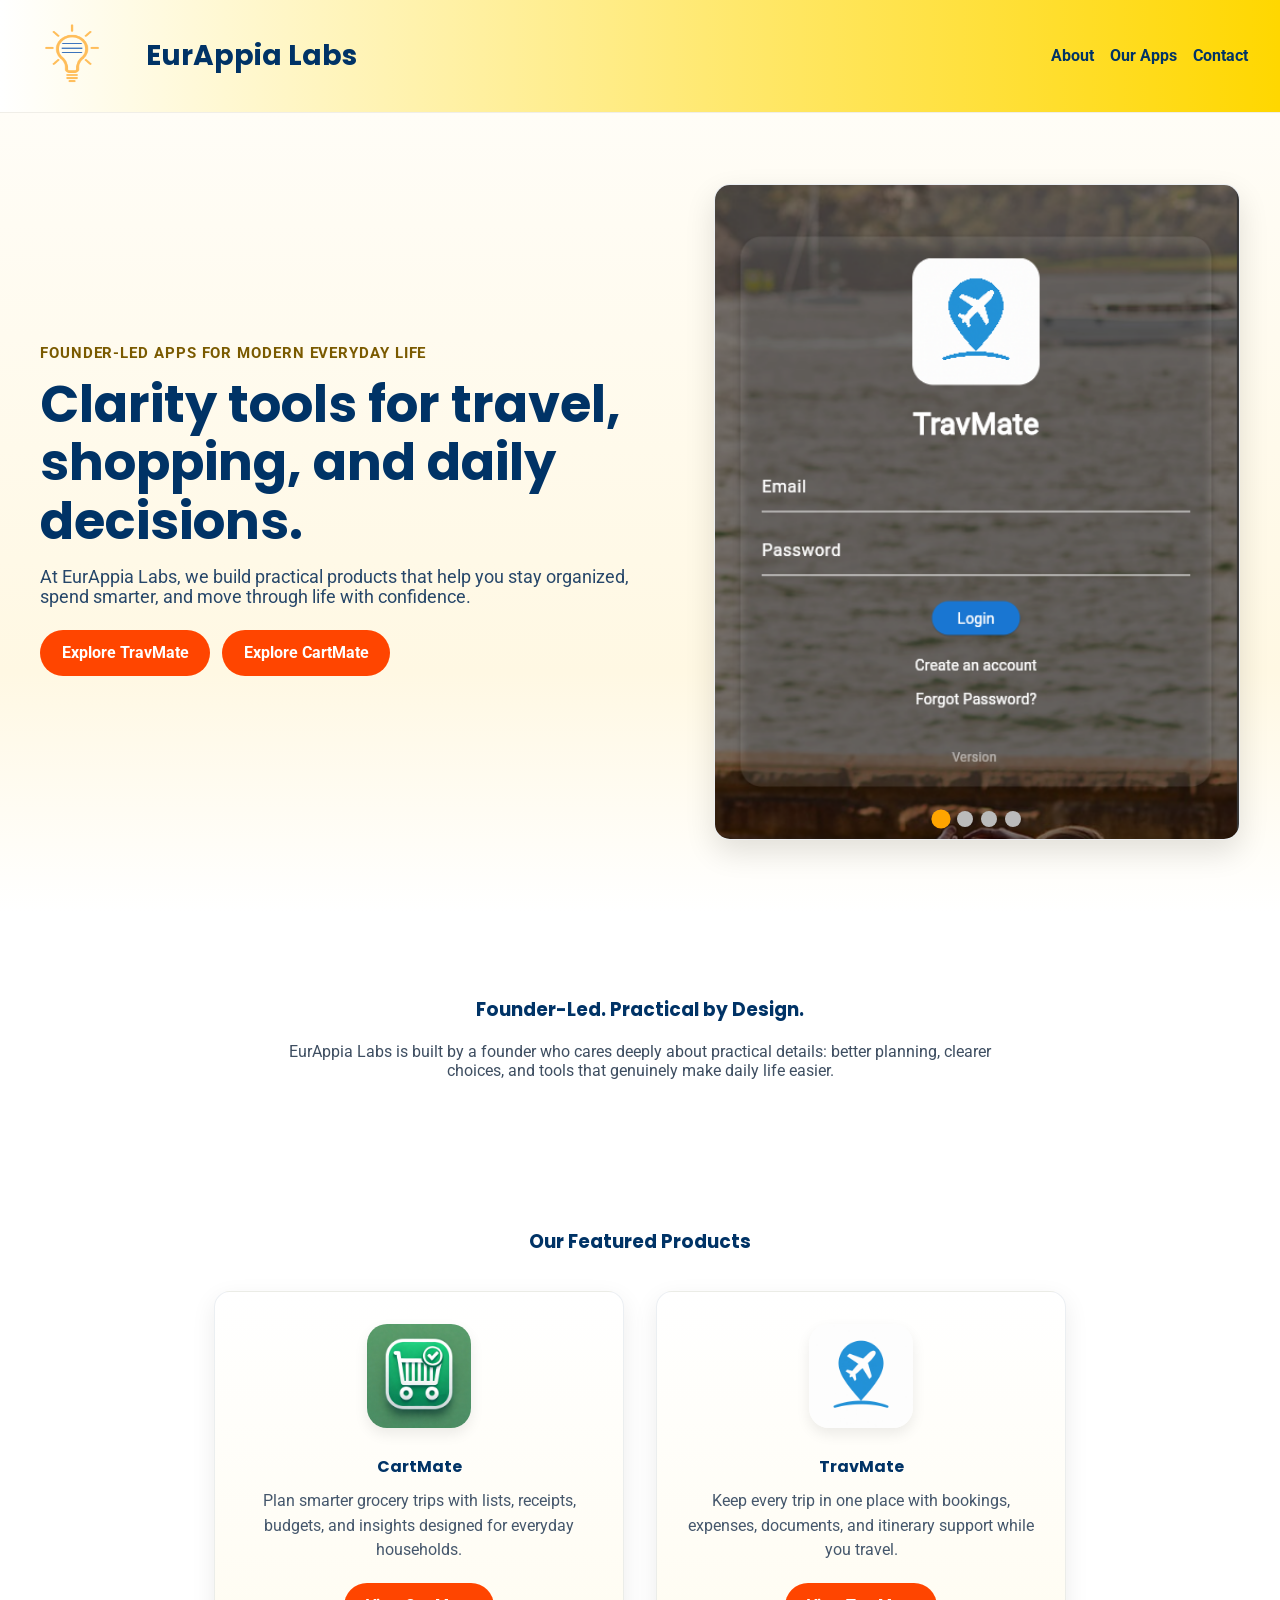
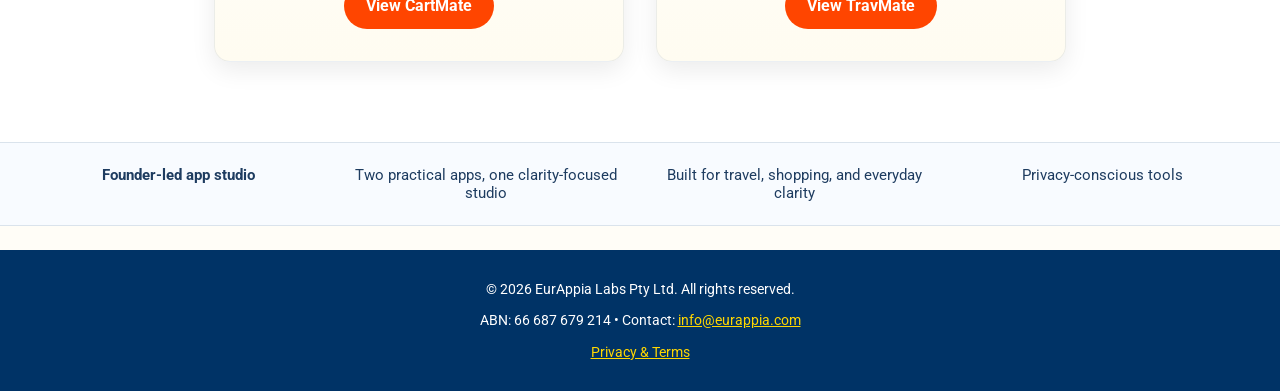
<file: index.html>
<!DOCTYPE html>
<html lang="en">
<head>
  <meta charset="UTF-8" />
  <meta name="viewport" content="width=device-width, initial-scale=1.0"/>
  <title>EurAppia Labs | Clarity Tools for Everyday Life, Travel, and Spending</title>
  <link rel="canonical" href="https://eurappia.com/" />

  <!-- SEO Meta -->
  <meta name="description" content="EurAppia Labs builds clarity tools for everyday life, including TravMate for organised trips and CartMate for grocery receipt scanning and spending awareness.">
  <meta name="keywords" content="TravMate, CartMate, travel planner, shopping list, expense tracker, AI apps, reflection apps, EurAppia Labs, clarity tools, life apps, startup tools">

  <!-- Open Graph for social -->
  <meta property="og:title" content="EurAppia Labs | Clarity Tools for Everyday Life">
  <meta property="og:description" content="EurAppia Labs builds clarity tools for everyday life, including TravMate for trip organisation and CartMate for grocery spending awareness.">
  <meta property="og:image" content="https://eurappia.com/images/Eurappia_Labs_Banner.png">
  <meta property="og:url" content="https://eurappia.com/">
  <meta property="og:type" content="website">

  <!-- Twitter -->
  <meta name="twitter:card" content="summary_large_image">
  <meta name="twitter:title" content="EurAppia Labs | Clarity Tools for Everyday Life">
  <meta name="twitter:description" content="EurAppia Labs builds clarity tools for everyday life, including TravMate for trip organisation and CartMate for grocery spending awareness.">
  <meta name="twitter:image" content="https://eurappia.com/images/Eurappia_Labs_Banner.png">

  <!-- Schema.org JSON-LD -->
  <script type="application/ld+json">
  {
    "@context": "https://schema.org",
    "@type": "Organization",
    "name": "EurAppia Labs Pty Ltd",
    "url": "https://eurappia.com",
    "logo": "https://eurappia.com/images/Eurappia_Labs_Transparent.png",
    "sameAs": ["https://facebook.com/eurappia", "https://instagram.com/eurappia"],
    "description": "EurAppia Labs builds smart apps like TravMate and CartMate for travelers and shoppers.",
    "founder": {
      "@type": "Person",
      "name": "Efren Guiwo"
    },
    "product": [
      {
        "@type": "Product",
        "name": "CartMate",
        "description": "Smart shopping list and budgeting app with receipt scanning and AI insights.",
        "url": "https://eurappia.com/cartmate.html",
        "image": "https://eurappia.com/images/cartmate_logo.png",
        "offers": {
          "@type": "Offer",
          "price": "0",
          "priceCurrency": "AUD",
          "availability": "https://schema.org/InStock",
          "shippingDetails": {
            "@type": "OfferShippingDetails",
            "shippingRate": {
              "@type": "MonetaryAmount",
              "value": "0",
              "currency": "AUD"
            },
            "shippingDestination": {
              "@type": "DefinedRegion",
              "addressCountry": "AU"
            }
          },
          "hasMerchantReturnPolicy": {
            "@type": "MerchantReturnPolicy",
            "isReturnable": false,
            "applicableCountry": {
              "@type": "Country",
              "name": "AU"
            },
            "returnPolicyCategory": "MerchantReturnNotPermitted"
          }
        }
      },
      {
        "@type": "Product",
        "name": "TravMate",
        "description": "Travel companion for organizing bookings, expenses, documents, and AI itineraries.",
        "url": "https://eurappia.com/travmate.html",
        "image": "https://eurappia.com/images/travmate_logo.jpg",
          "offers": {
            "@type": "Offer",
            "price": "0",
            "priceCurrency": "AUD",
            "availability": "https://schema.org/InStock",
            "shippingDetails": {
              "@type": "OfferShippingDetails",
              "shippingRate": {
                "@type": "MonetaryAmount",
                "value": "0",
                "currency": "AUD"
              },
              "shippingDestination": {
                "@type": "DefinedRegion",
                "addressCountry": "AU"
              }
            },
            "hasMerchantReturnPolicy": {
              "@type": "MerchantReturnPolicy",
              "isReturnable": false,
              "applicableCountry": {
                "@type": "Country",
                "name": "AU"
              },
              "returnPolicyCategory": "MerchantReturnNotPermitted"
            }
          }
      }
    ]
  }
  </script>

  <!-- Stylesheet + Fonts -->
  <link rel="icon" type="image/png" href="images/Eurappia_Labs_ico.png" />
  <link rel="stylesheet" href="css/theme.css" />
  <link rel="stylesheet" href="css/layout.css" />
  <link rel="stylesheet" href="css/home.css" />
  <link href="https://fonts.googleapis.com/css2?family=Poppins:wght@400;700&family=Roboto:wght@300;400&display=swap" rel="stylesheet"/>
  <!-- Google tag (gtag.js) -->
  <script async src="https://www.googletagmanager.com/gtag/js?id=G-ESMBDNNXK5"></script>
  <script>
    window.dataLayer = window.dataLayer || [];
    function gtag(){dataLayer.push(arguments);} 
    gtag('js', new Date());
    gtag('config', 'G-ESMBDNNXK5');
  </script>
</head>
<body>

  <!-- HEADER -->
  <header>
    <div class="logo">
      <a href="index.html">
        <img src="images/Eurappia_Labs_Transparent.png" alt="EurAppia Labs Pty Ltd logo" />
      </a>
    </div>
    <div class="HeaderText"><h1>EurAppia Labs</h1></div>
    <button class="menu-btn" id="menuBtn" aria-label="Open navigation menu" aria-expanded="false" aria-controls="mainNav">Menu ☰</button>
    <nav id="mainNav">
      <a href="about.html">About</a>
      <a href="#apps">Our Apps</a>
      <a href="#contact">Contact</a>
    </nav>
  </header>

  <!-- HERO SECTION with Carousel -->
  <section class="hero">
    <div class="hero-copy">
      <p class="eyebrow">Founder-led apps for modern everyday life</p>
      <h2>Clarity tools for travel, shopping, and daily decisions.</h2>
      <p>At EurAppia Labs, we build practical products that help you stay organized, spend smarter, and move through life with confidence.</p>
      <div class="hero-actions">
        <a href="travmate.html" class="cta-btn">Explore TravMate</a>
        <a href="cartmate.html" class="cta-btn">Explore CartMate</a>
      </div>
    </div>

    <div class="carousel" id="carousel" aria-label="Featured product visuals">
      <img src="images/carousel1.png" class="active" alt="TravMate trip planning screen" />
      <img src="images/carousel2.png" alt="TravMate itinerary and travel tools in use" />
      <img src="images/carousel3.png" alt="CartMate shopping and budgeting screen" />
      <img src="images/carousel4.png" alt="CartMate grocery planning in action" />
      <div class="carousel-controls" id="dots"></div>
    </div>
  </section>

  <!-- Mini About Blurb -->
  <section class="about">
    <h3>Founder-Led. Practical by Design.</h3>
    <p>
      EurAppia Labs is built by a founder who cares deeply about practical details:
      better planning, clearer choices, and tools that genuinely make daily life easier.
    </p>
  </section>

  <!-- Apps Section -->
  <section id="apps" class="featured-app">
    <h3>Our Featured Products</h3>
    <div class="app-grid">

      <!-- CartMate -->
      <div class="app-card">
        <div class="app-image">
          <img src="images/logo.png" alt="CartMate logo" />
        </div>
        <div class="app-card-content">
          <h4>CartMate</h4>
          <p>
            Plan smarter grocery trips with lists, receipts, budgets, and insights designed for everyday households.
          </p>
          <a href="cartmate.html" class="cta-btn">View CartMate</a>
        </div>
      </div>

      <!-- TravMate -->
      <div class="app-card">
        <div class="app-image">
          <img src="images/travmate_logo.jpg" alt="TravMate logo" />
        </div>
        <div class="app-card-content">
          <h4>TravMate</h4>
          <p>
            Keep every trip in one place with bookings, expenses, documents, and itinerary support while you travel.
          </p>
          <a href="travmate.html" class="cta-btn">View TravMate</a>
        </div>
      </div>

    </div>
  </section>

  <section class="trust-strip" aria-label="EurAppia trust and product highlights">
    <p><strong>Founder-led app studio</strong></p>
    <p>Two practical apps, one clarity-focused studio</p>
    <p>Built for travel, shopping, and everyday clarity</p>
    <p>Privacy-conscious tools</p>
  </section>

  <!-- Footer -->
  <footer id="contact">
    <p>&copy; 2026 EurAppia Labs Pty Ltd. All rights reserved.</p>
    <p>ABN: 66 687 679 214 • Contact: <a href="mailto:info@eurappia.com">info@eurappia.com</a></p>
    <p><a href="legal.html">Privacy & Terms</a></p>
  </footer>

  <!-- JS: Nav Toggle, Carousel, Theme -->
  <script>
    // Mobile nav
  const btn = document.getElementById('menuBtn');
  const nav = document.getElementById('mainNav');
  btn.addEventListener('click', (e) => {
    e.stopPropagation();
    const opened = nav.classList.toggle('open');
    btn.setAttribute('aria-expanded', opened ? 'true' : 'false');
  });
  document.body.addEventListener('click', (e) => {
    if (nav.classList.contains('open') && !nav.contains(e.target) && !btn.contains(e.target)) {
      nav.classList.remove('open');
      btn.setAttribute('aria-expanded', 'false');
    }
  });



    // Carousel
    const slides = document.querySelectorAll('.carousel img');
    const dotsContainer = document.getElementById('dots');
    let currentSlide = 0;

    slides.forEach((_, i) => {
      const dot = document.createElement('span');
      dot.className = 'dot' + (i === 0 ? ' active' : '');
      dot.onclick = () => showSlide(i);
      dotsContainer.appendChild(dot);
    });

    function showSlide(index) {
      slides[currentSlide].classList.remove('active');
      dotsContainer.children[currentSlide].classList.remove('active');
      currentSlide = index;
      slides[currentSlide].classList.add('active');
      dotsContainer.children[currentSlide].classList.add('active');
    }

    setInterval(() => {
      showSlide((currentSlide + 1) % slides.length);
    }, 5000);
  </script>

</body>
</html>
</file>
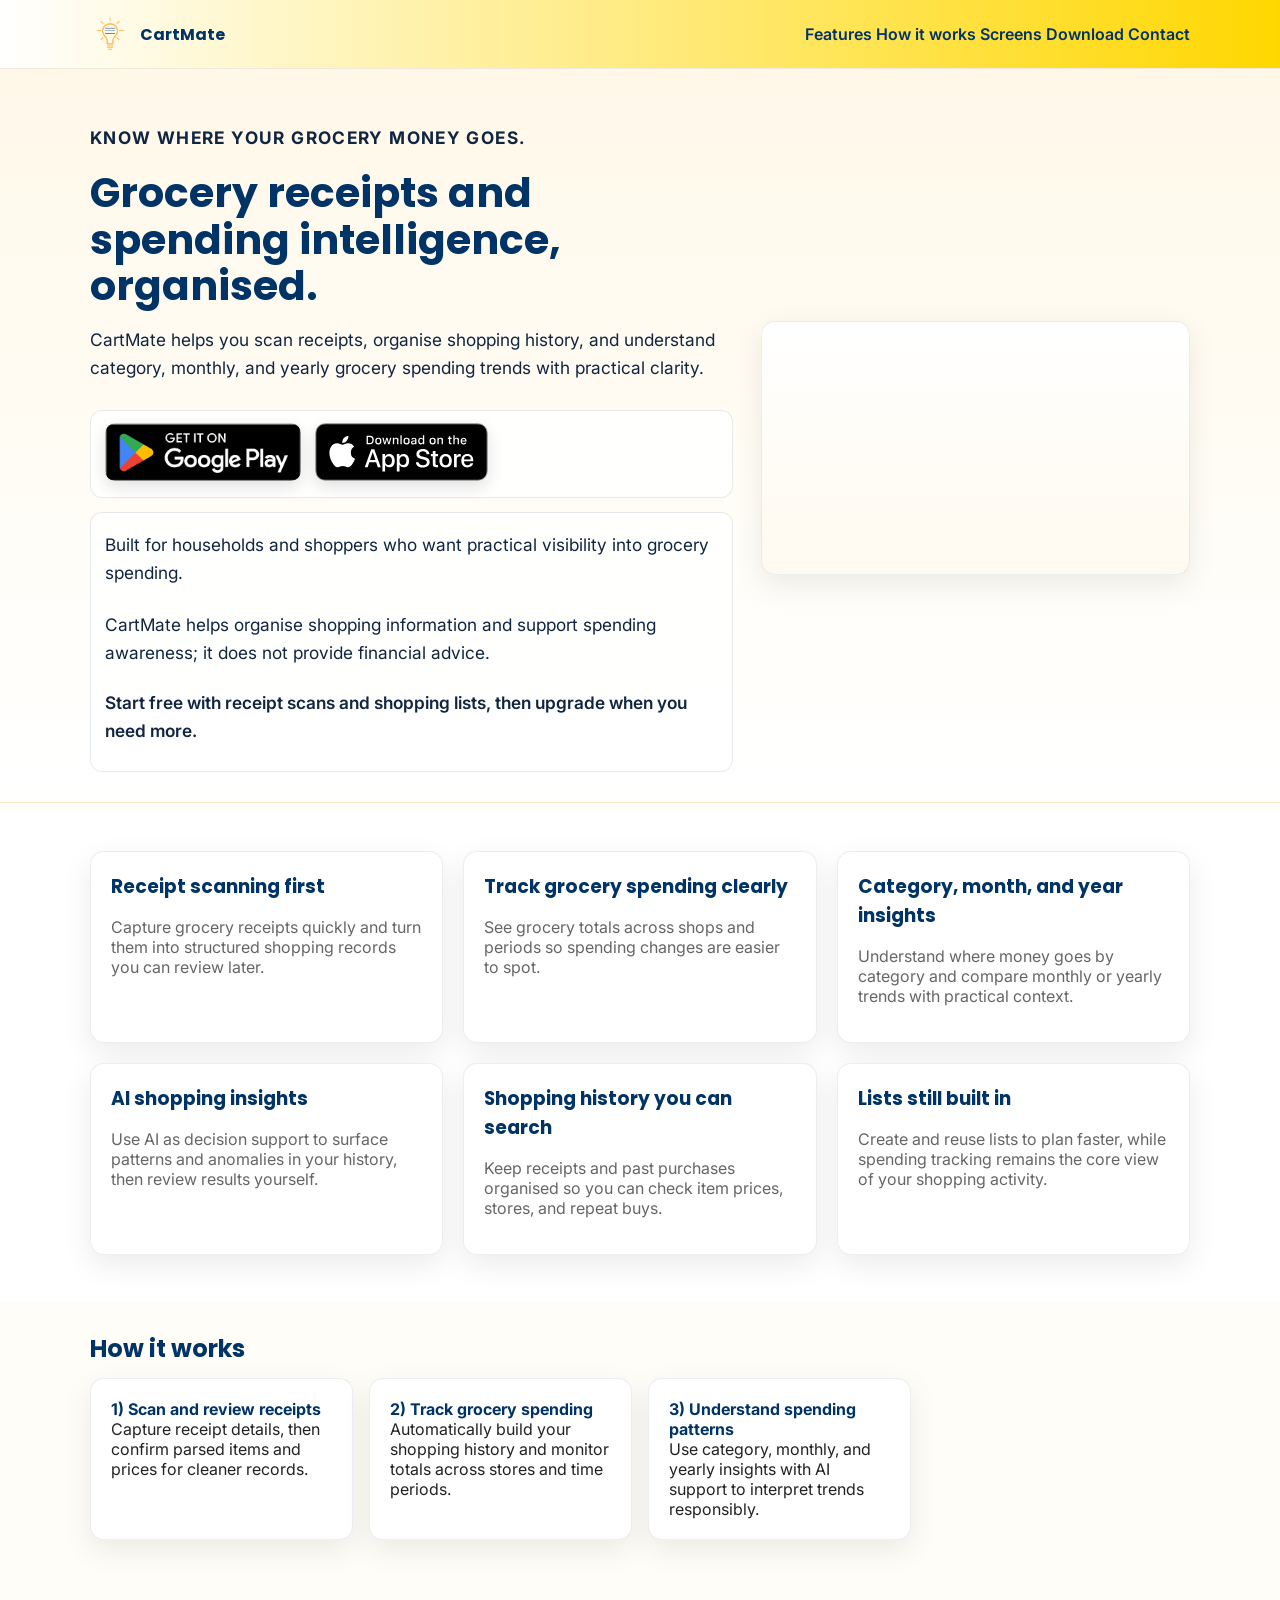
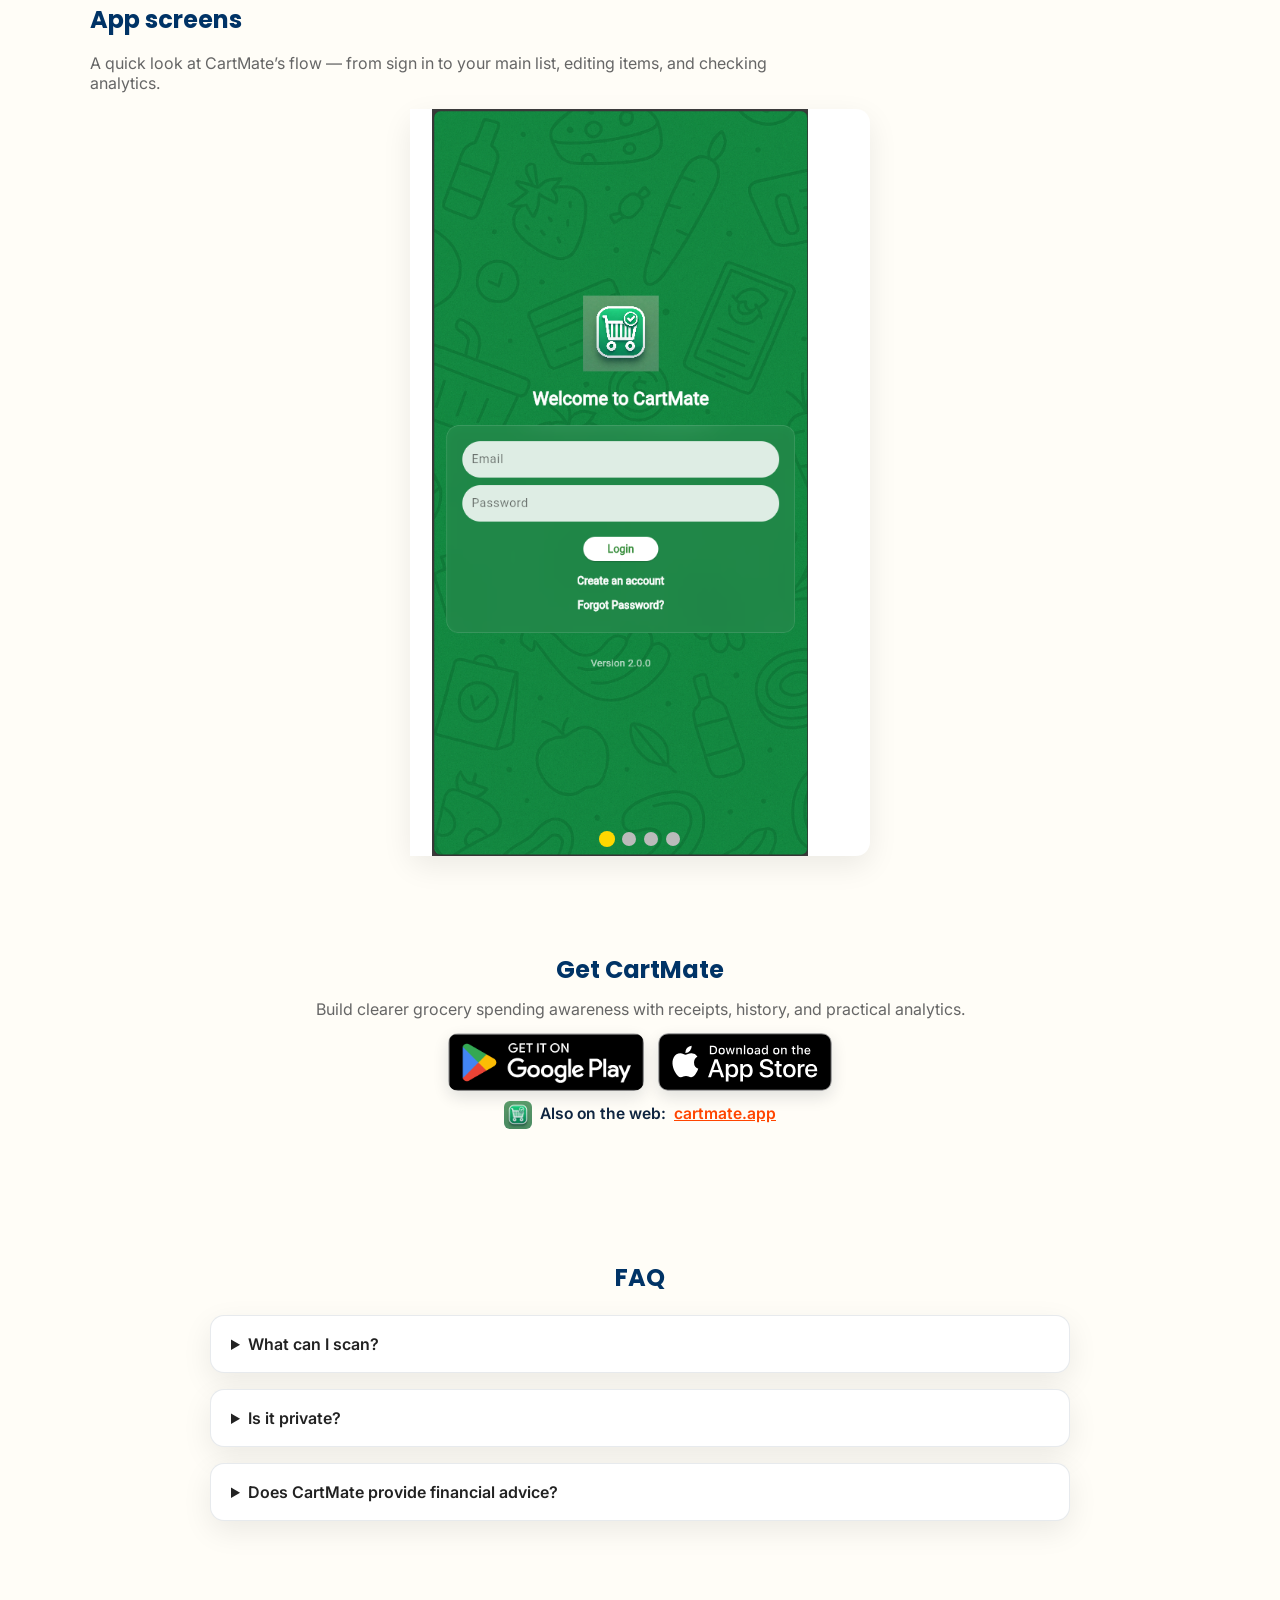
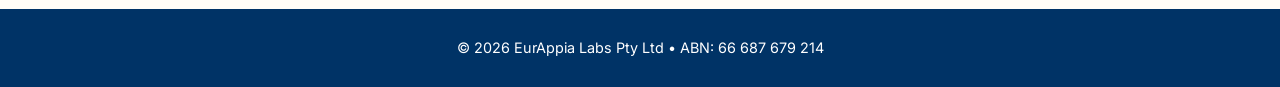
<file: cartmate/index.html>
<!doctype html>
<html lang="en">
<head>
  <meta charset="utf-8">
  <meta http-equiv="refresh" content="0; url=/cartmate.html">
  <meta name="robots" content="noindex">
  <link rel="canonical" href="https://eurappia.com/cartmate.html">
  <title>Redirecting to CartMate</title>
  <script>
    window.location.replace('/cartmate.html');
  </script>
</head>
<body>
  <p>Redirecting to <a href="/cartmate.html">CartMate</a>.</p>
</body>
</html>
</file>
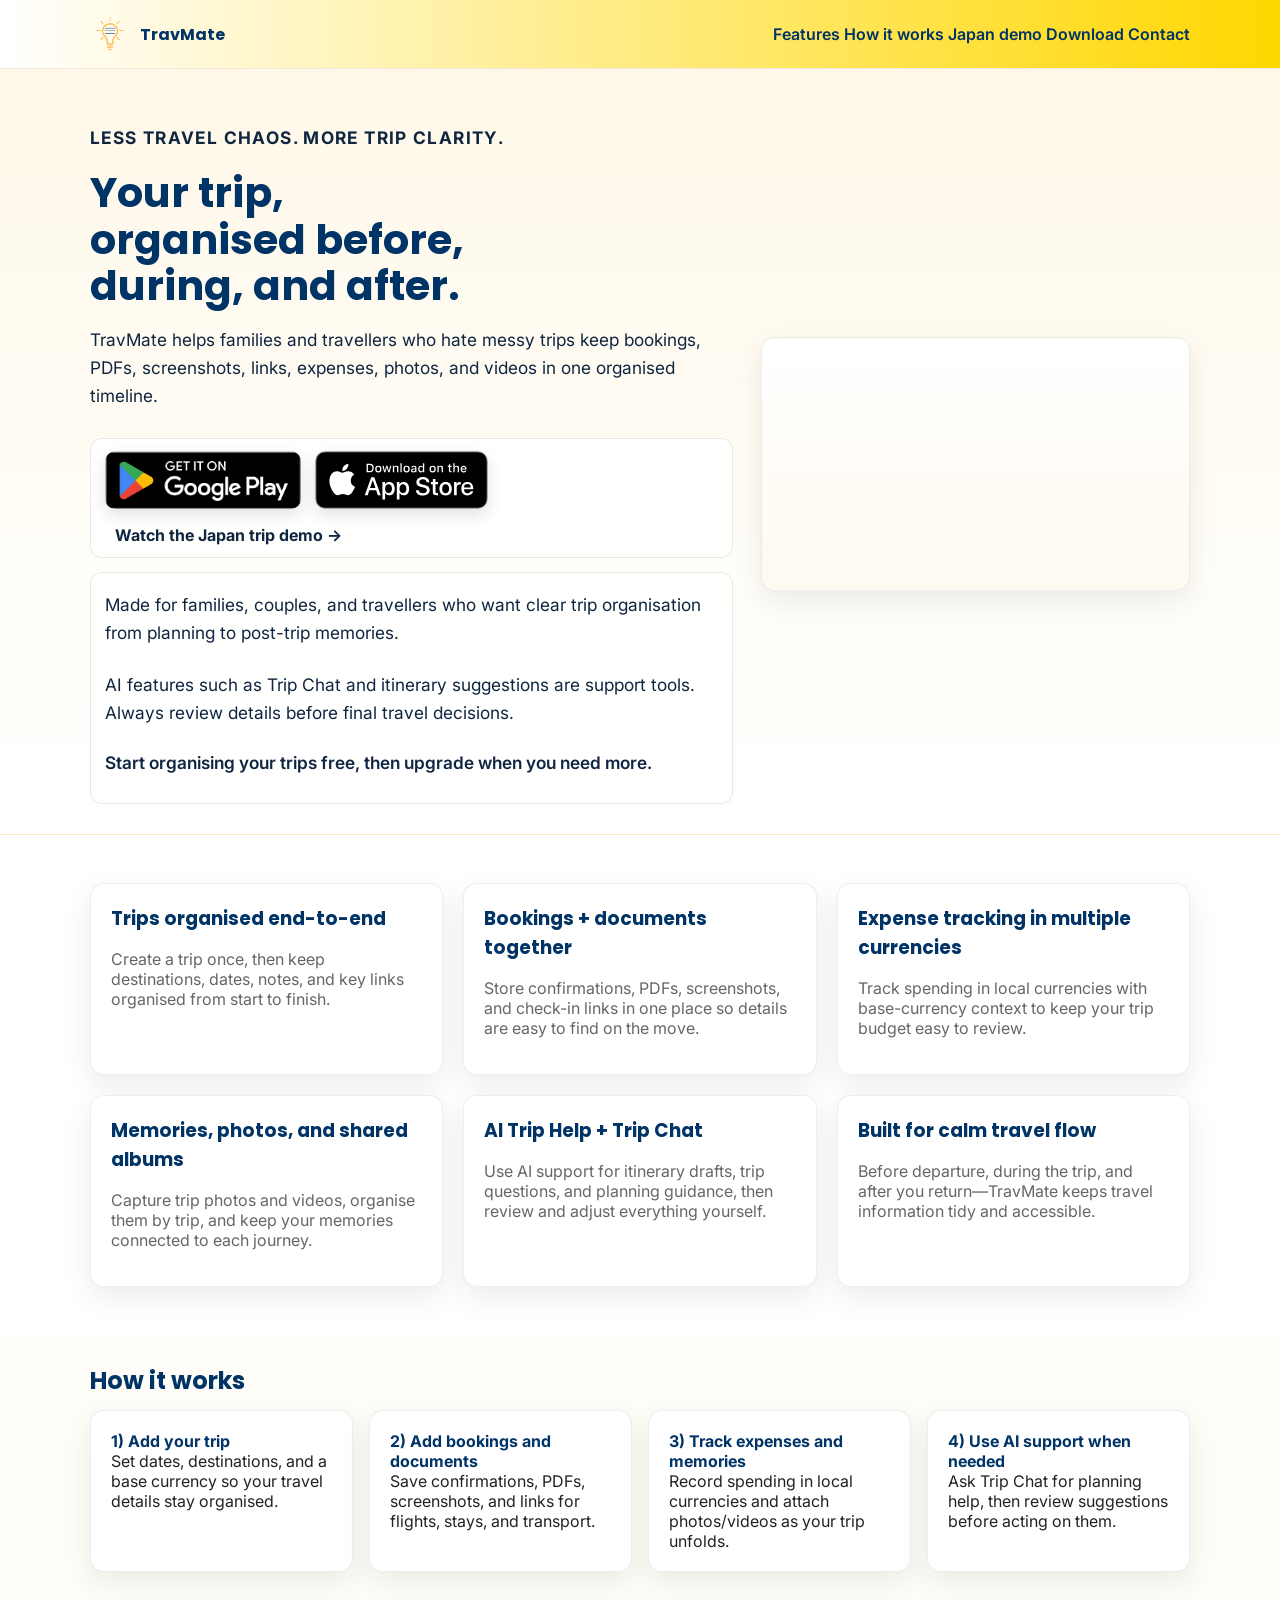
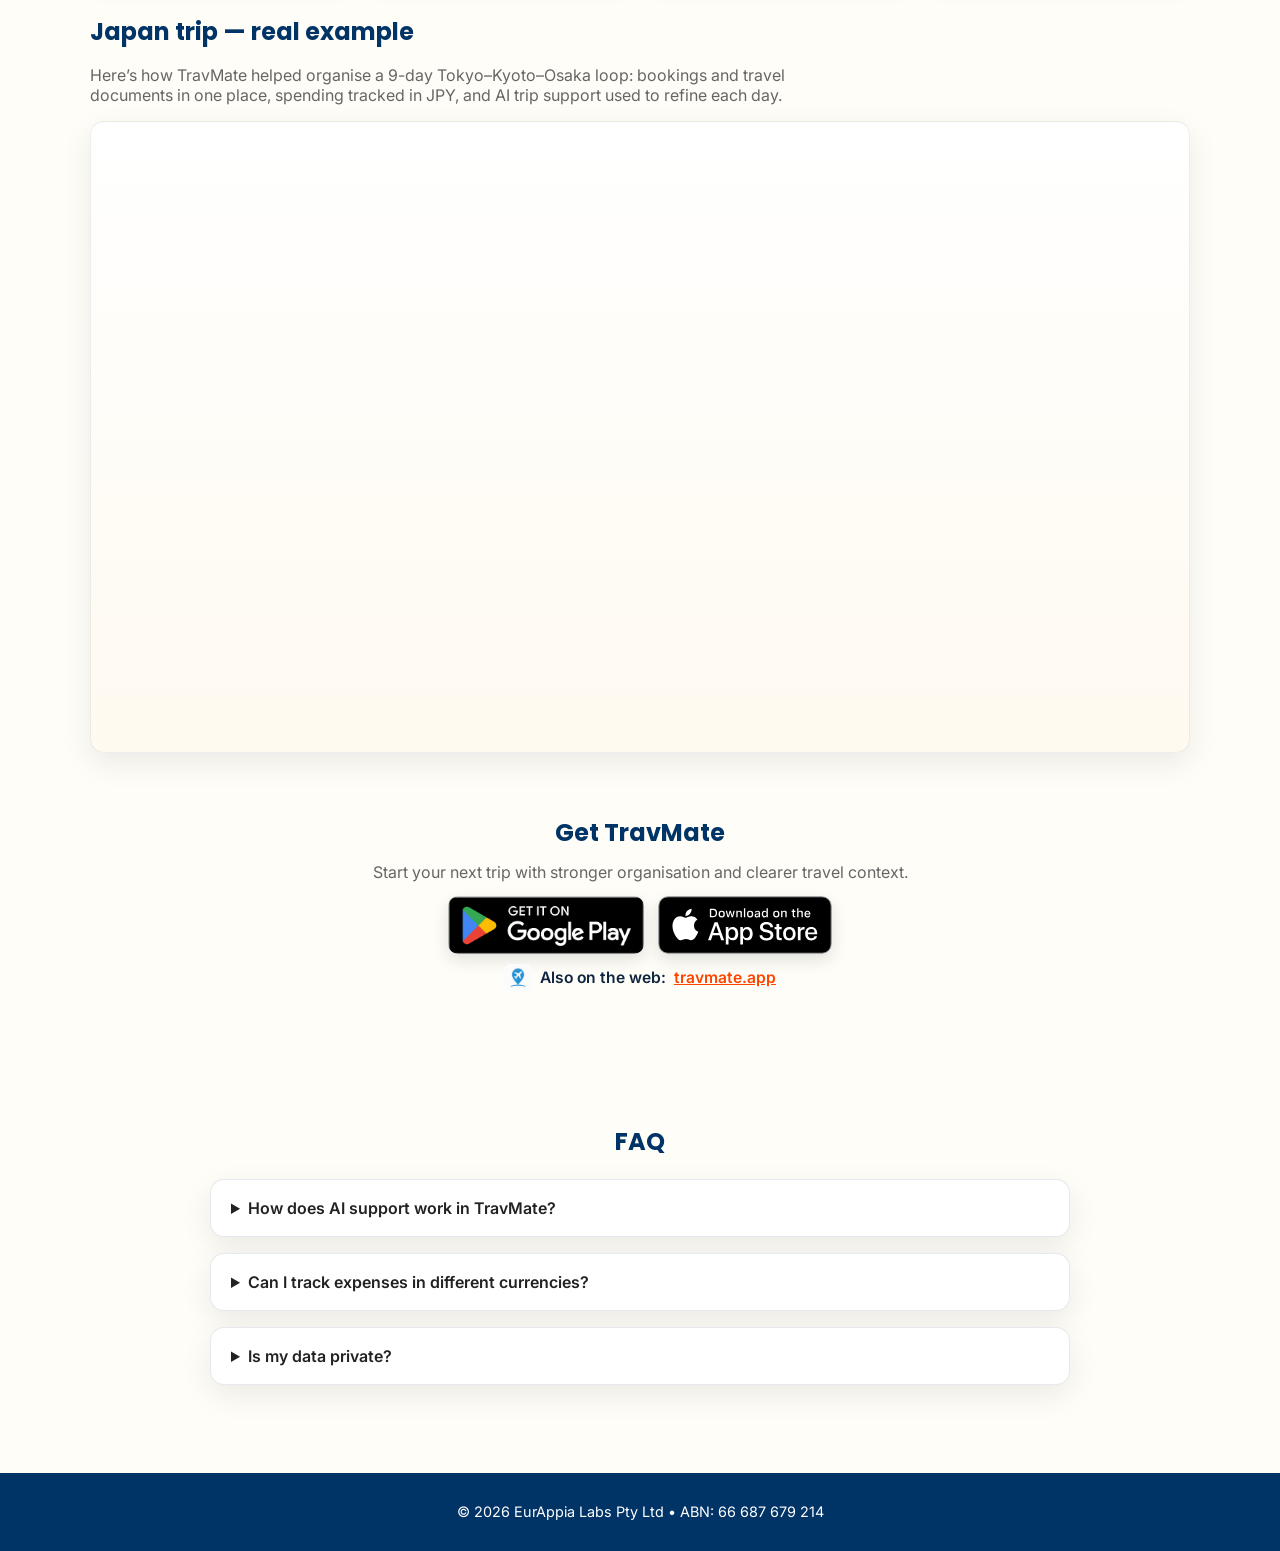
<file: travmate/index.html>
<!doctype html>
<html lang="en">
<head>
  <meta charset="utf-8">
  <meta http-equiv="refresh" content="0; url=/travmate.html">
  <meta name="robots" content="noindex">
  <link rel="canonical" href="https://eurappia.com/travmate.html">
  <title>Redirecting to TravMate</title>
  <script>
    window.location.replace('/travmate.html');
  </script>
</head>
<body>
  <p>Redirecting to <a href="/travmate.html">TravMate</a>.</p>
</body>
</html>
</file>
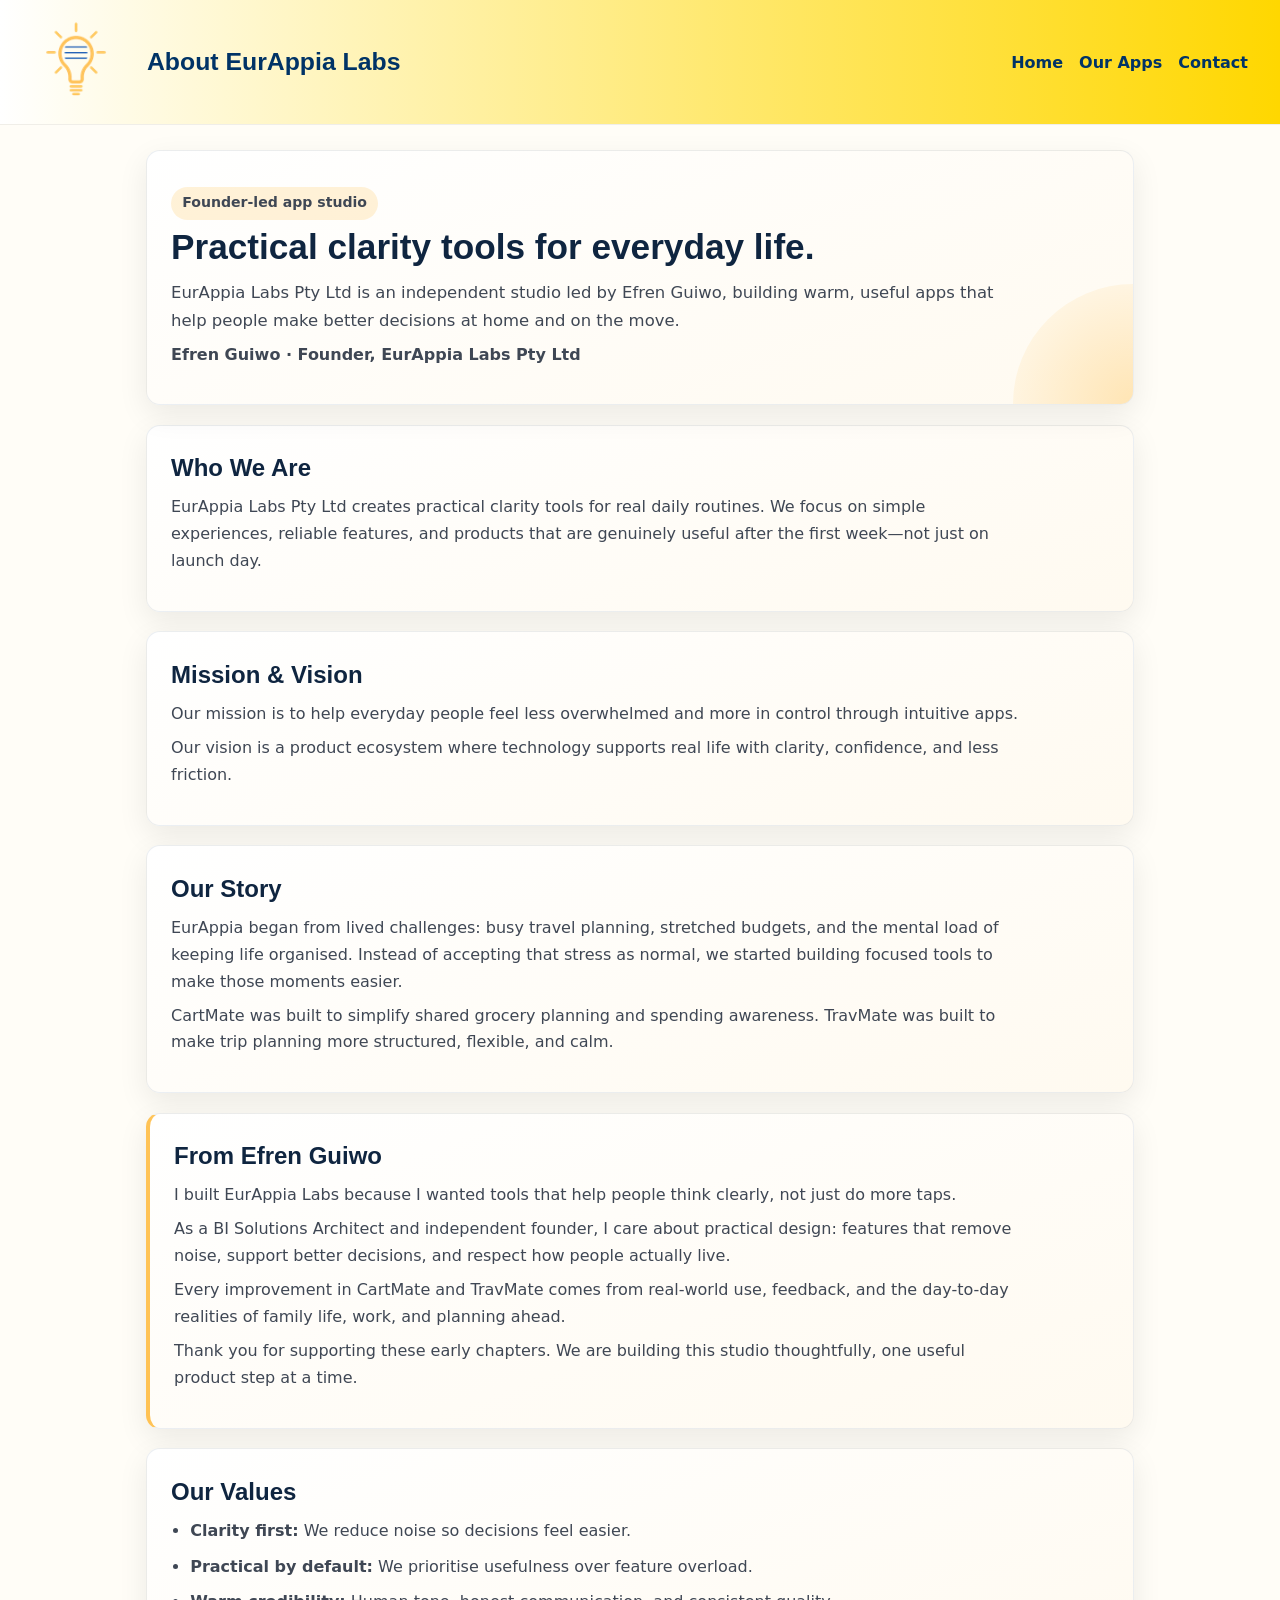
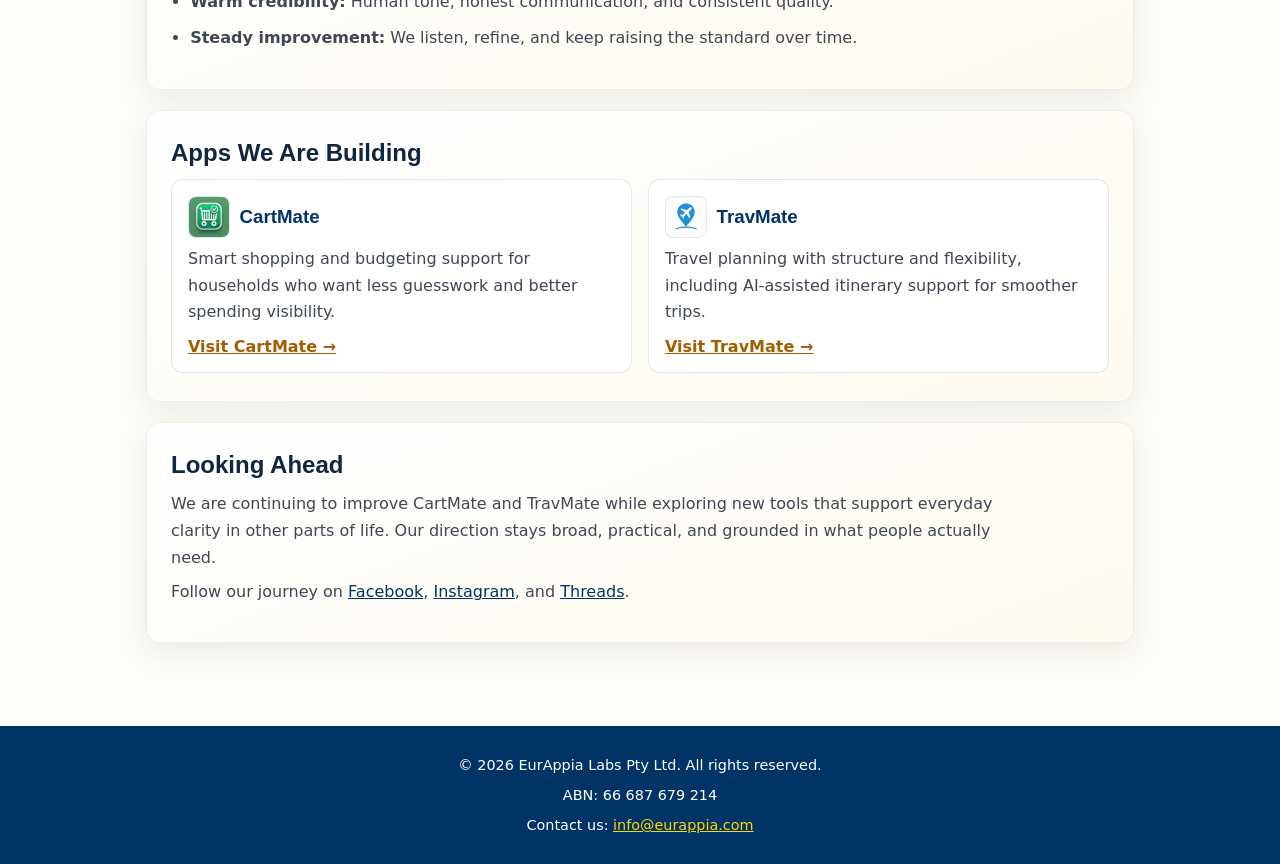
<file: about.html>
<!DOCTYPE html>
<html lang="en">
<head>
  <meta charset="UTF-8" />
  <meta name="viewport" content="width=device-width, initial-scale=1.0"/>
  <title>About EurAppia Labs | Clarity Tools for Everyday Life</title>
  <link rel="canonical" href="https://eurappia.com/about.html" />
  <meta name="description" content="Learn about EurAppia Labs, a founder-led app studio building clarity tools for everyday life including TravMate and CartMate." />

  <!-- Open Graph -->
  <meta property="og:title" content="About EurAppia Labs | Founder-Led App Studio">
  <meta property="og:description" content="Meet EurAppia Labs, a founder-led app studio building clarity tools for everyday life through TravMate and CartMate.">
  <meta property="og:image" content="https://eurappia.com/images/Eurappia_Labs_Banner.png">
  <meta property="og:url" content="https://eurappia.com/about.html">
  <meta property="og:type" content="website">

  <!-- Twitter -->
  <meta name="twitter:card" content="summary_large_image">
  <meta name="twitter:title" content="About EurAppia Labs | Founder-Led App Studio">
  <meta name="twitter:description" content="Meet EurAppia Labs, a founder-led app studio building clarity tools for everyday life through TravMate and CartMate.">
  <meta name="twitter:image" content="https://eurappia.com/images/Eurappia_Labs_Banner.png">

  <!-- FAVICON -->
  <link
    rel="icon"
    type="image/png"
    href="images/Eurappia_Labs_ico.png"
  />

  <link rel="stylesheet" href="css/theme.css" />
  <link rel="stylesheet" href="css/layout.css" />
  <link rel="stylesheet" href="css/about.css" />
  <!-- Google tag (gtag.js) -->
  <script async src="https://www.googletagmanager.com/gtag/js?id=G-ESMBDNNXK5"></script>
  <script>
    window.dataLayer = window.dataLayer || [];
    function gtag(){dataLayer.push(arguments);} 
    gtag('js', new Date());
    gtag('config', 'G-ESMBDNNXK5');
  </script>
</head>
<body>

  <header>
    <div class="logo">
      <a href="index.html">
        <img src="images/Eurappia_Labs_Header.png" alt="EurAppia Labs Pty Ltd" />
      </a>
    </div>

    <div class="HeaderText">
      <h1>About EurAppia Labs</h1>
    </div>

    <button class="menu-btn" id="menuBtn" aria-label="Open navigation menu" aria-expanded="false" aria-controls="aboutNav">Menu ☰</button>

    <nav id="aboutNav">
      <a href="index.html">Home</a>
      <a href="index.html#apps">Our Apps</a>
      <a href="index.html#contact">Contact</a>
    </nav>
  </header>

  <main class="about-main">
    <section class="about-hero" aria-labelledby="about-hero-title">
      <p class="eyebrow">Founder-led app studio</p>
      <h2 id="about-hero-title">Practical clarity tools for everyday life.</h2>
      <p class="hero-copy">
        EurAppia Labs Pty Ltd is an independent studio led by Efren Guiwo, building warm, useful apps that help people
        make better decisions at home and on the move.
      </p>
      <p class="hero-signature">Efren Guiwo · Founder, EurAppia Labs Pty Ltd</p>
    </section>

    <section id="who-we-are" class="about-card">
      <h2>Who We Are</h2>
      <p>
        EurAppia Labs Pty Ltd creates practical clarity tools for real daily routines. We focus on simple experiences,
        reliable features, and products that are genuinely useful after the first week—not just on launch day.
      </p>
    </section>

    <section id="our-mission" class="about-card">
      <h2>Mission &amp; Vision</h2>
      <p>
        Our mission is to help everyday people feel less overwhelmed and more in control through intuitive apps.
      </p>
      <p>
        Our vision is a product ecosystem where technology supports real life with clarity, confidence, and less friction.
      </p>
    </section>

    <section id="our-story" class="about-card">
      <h2>Our Story</h2>
      <p>
        EurAppia began from lived challenges: busy travel planning, stretched budgets, and the mental load of keeping life
        organised. Instead of accepting that stress as normal, we started building focused tools to make those moments easier.
      </p>
      <p>
        CartMate was built to simplify shared grocery planning and spending awareness. TravMate was built to make trip
        planning more structured, flexible, and calm.
      </p>
    </section>

    <section id="founder-letter" class="about-card founder-card">
      <h2>From Efren Guiwo</h2>
      <p>
        I built EurAppia Labs because I wanted tools that help people think clearly, not just do more taps.
      </p>
      <p>
        As a BI Solutions Architect and independent founder, I care about practical design: features that remove noise,
        support better decisions, and respect how people actually live.
      </p>
      <p>
        Every improvement in CartMate and TravMate comes from real-world use, feedback, and the day-to-day realities of
        family life, work, and planning ahead.
      </p>
      <p>
        Thank you for supporting these early chapters. We are building this studio thoughtfully, one useful product step at a time.
      </p>
    </section>

    <section id="our-values" class="about-card">
      <h2>Our Values</h2>
      <ul class="value-list">
        <li><strong>Clarity first:</strong> We reduce noise so decisions feel easier.</li>
        <li><strong>Practical by default:</strong> We prioritise usefulness over feature overload.</li>
        <li><strong>Warm credibility:</strong> Human tone, honest communication, and consistent quality.</li>
        <li><strong>Steady improvement:</strong> We listen, refine, and keep raising the standard over time.</li>
      </ul>
    </section>

    <section id="apps-we-are-building" class="about-card apps-card">
      <h2>Apps We Are Building</h2>
      <div class="app-grid">
        <article class="app-item">
          <div class="app-title">
            <img src="images/logo.png" alt="CartMate app logo" class="app-logo" />
            <h3>CartMate</h3>
          </div>
          <p>Smart shopping and budgeting support for households who want less guesswork and better spending visibility.</p>
          <a href="https://cartmate.app" target="_blank" rel="noopener noreferrer">Visit CartMate →</a>
        </article>
        <article class="app-item">
          <div class="app-title">
            <img src="images/travmate_logo.jpg" alt="TravMate app logo" class="app-logo" />
            <h3>TravMate</h3>
          </div>
          <p>Travel planning with structure and flexibility, including AI-assisted itinerary support for smoother trips.</p>
          <a href="https://travmate.app" target="_blank" rel="noopener noreferrer">Visit TravMate →</a>
        </article>
      </div>
    </section>

    <section id="looking-ahead" class="about-card">
      <h2>Looking Ahead</h2>
      <p>
        We are continuing to improve CartMate and TravMate while exploring new tools that support everyday clarity in other
        parts of life. Our direction stays broad, practical, and grounded in what people actually need.
      </p>
      <p>
        Follow our journey on
        <a href="https://www.facebook.com/eurappia" target="_blank" rel="noopener noreferrer">Facebook</a>,
        <a href="https://www.instagram.com/eurappialabs" target="_blank" rel="noopener noreferrer">Instagram</a>, and
        <a href="https://www.threads.net/@eurappialabs" target="_blank" rel="noopener noreferrer">Threads</a>.
      </p>
    </section>
  </main>

<footer id="contact">
  <p>&copy; 2026 EurAppia Labs Pty Ltd. All rights reserved.</p>
  <p>ABN: 66 687 679 214</p>
  <p>Contact us: <a href="mailto:info@eurappia.com">info@eurappia.com</a></p>
</footer>

  <script>
    // Hamburger toggle
    const btn = document.getElementById('menuBtn');
    const nav = document.getElementById('aboutNav');
    btn.addEventListener('click', (e) => {
      e.stopPropagation();
      const opened = nav.classList.toggle('open');
      btn.setAttribute('aria-expanded', opened ? 'true' : 'false');
    });
    document.body.addEventListener('click', (e) => {
      if (nav.classList.contains('open') && !nav.contains(e.target) && !btn.contains(e.target)) {
        nav.classList.remove('open');
        btn.setAttribute('aria-expanded', 'false');
      }
    });
  </script>

</body>
</html>
</file>
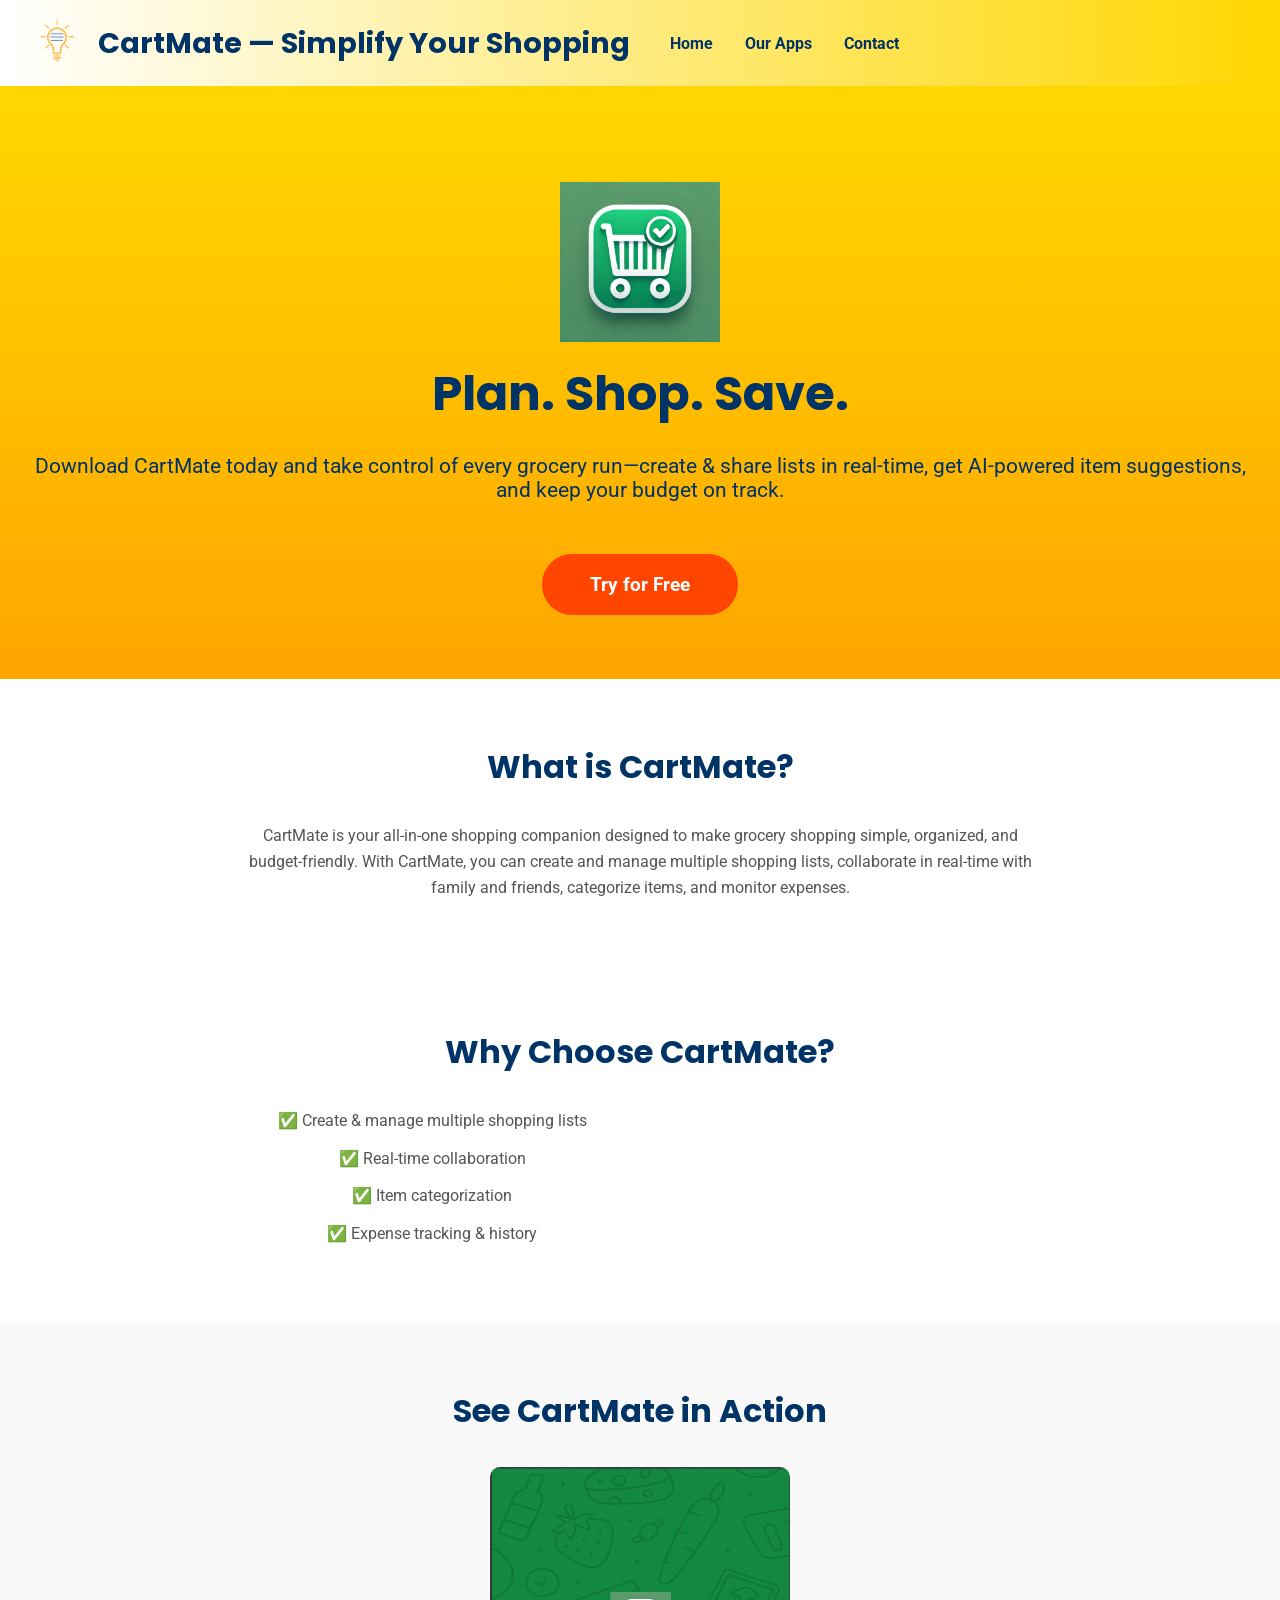
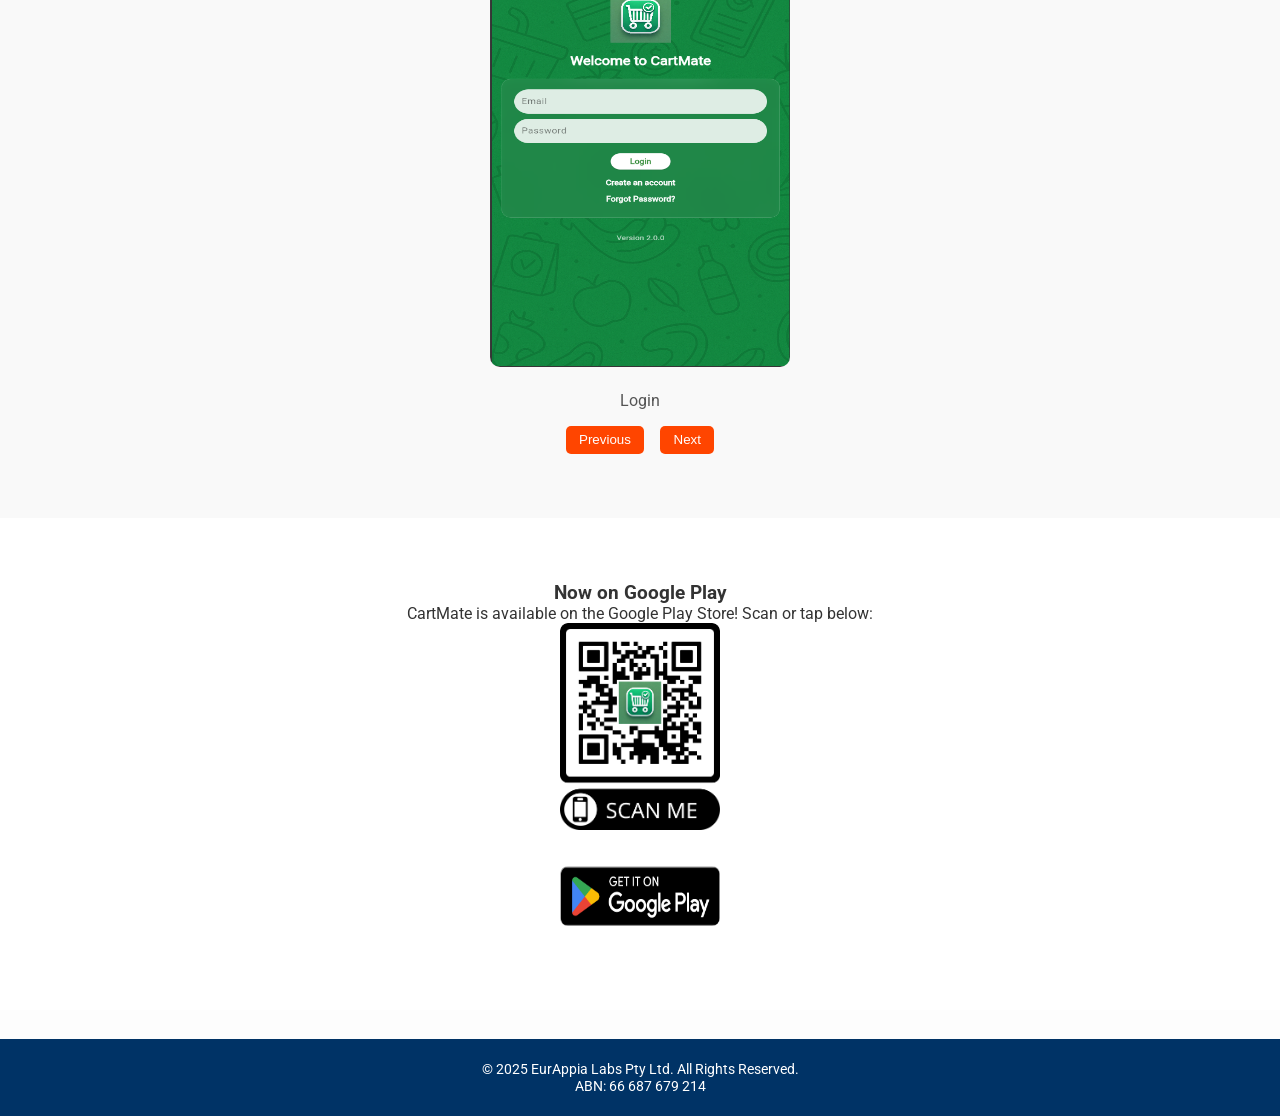
<file: cartmate-bak.html>
<!DOCTYPE html>
<html lang="en">
<head>
  <meta charset="UTF-8" />
  <meta name="viewport" content="width=device-width, initial-scale=1.0"/>
  <title>Explore CartMate | EurAppia Labs</title>
  <!-- FAVICON -->
  <link rel="icon" type="image/png" href="images/Eurappia_Labs_ico.png" />
  <!-- GOOGLE FONTS -->
  <link
    href="https://fonts.googleapis.com/css2?family=Poppins:wght@400;600&family=Roboto&display=swap"
    rel="stylesheet"
  />
  <style>
    /* —— Global Reset & Typography —— */
    * { box-sizing: border-box; margin:0; padding:0; scroll-behavior:smooth; }
    body { font-family:'Roboto',sans-serif; background:#fdfdfd; color:#333; }
    a { text-decoration:none; }

    /* —— Header & Nav —— */
    header {
      position: sticky; top:0; z-index:1000;
      display:flex; align-items:center;
      background: linear-gradient(to right,#fff,#ffd700);
      padding:1em 2em;
    }
    .logo img {
      height:50px;
    }
    .HeaderText {
      margin-left:1em;
    }
    .HeaderText h1 {
      font-family:'Poppins',sans-serif;
      color:#003366; font-size:1.8rem;
    }
    .menu-toggle {
      display:none; flex-direction:column; margin-left:auto; cursor:pointer;
    }
    .menu-toggle span {
      width:25px; height:3px; background:#003366; margin:4px 0;
      transition:transform .3s, opacity .3s;
    }
    .menu-toggle.active span:nth-child(1) {
      transform:rotate(45deg) translate(5px,5px);
    }
    .menu-toggle.active span:nth-child(2) {
      opacity:0;
    }
    .menu-toggle.active span:nth-child(3) {
      transform:rotate(-45deg) translate(5px,-5px);
    }
    nav {
      display:flex; gap:1em; margin-left:2em; transition:right .3s ease;
    }
    nav a {
      color:#003366; font-weight:bold; padding:.5em;
    }
    nav a:hover { color:#ffa500; }

    /* —— Mobile Nav —— */
    @media (max-width:768px) {
      .menu-toggle { display:flex; }
      nav {
        position: fixed; top:0; right:-100%;
        height:100%; width:200px; flex-direction:column;
        background:#fff; padding-top:4em;
        box-shadow:-2px 0 8px rgba(0,0,0,0.1);
      }
      nav.active { right:0; }
      nav a { border-bottom:1px solid #ddd; }
    }

    /* —— Hero Section —— */
    .hero {
      text-align:center;
      background:linear-gradient(180deg,#ffd700,#ffa500);
      color:#003366;
      padding:6em 2em 4em;      /* note reduced bottom padding */
      display:flex;
      flex-direction:column;
      align-items:center;
    }
    /* CartMate logo in the hero, at 200% of original */
    .hero .page-logo {
      width:160px;   /* 2× the 80px original */
      height:auto;
      margin-bottom:1rem;
    }
    .hero h2 {
      font-family:'Poppins',sans-serif;
      font-size:3rem; margin-bottom:.5em;
    }
    .hero p {
      font-size:1.3rem; margin-bottom:2.5em;
    }
    .cta-btn {
      display:inline-block;
      background:#ff4500; color:#fff;
      padding:1em 2.5em; border-radius:30px;
      font-weight:bold; font-size:1.2rem;
      transition:transform .3s, background .3s;
    }
    .cta-btn:hover {
      background:#e63900; transform:scale(1.05);
    }

    /* —— About/Features Sections —— */
    .about, .features {
      padding:4em 2em; background:#fff; text-align:center;
    }
    .about h3, .features h3 {
      font-family:'Poppins',sans-serif;
      color:#003366; font-size:2rem; margin-bottom:1em;
    }
    .about p, .features .feature-item {
      font-size:1rem; color:#555; line-height:1.6;
      max-width:800px; margin:0 auto;
    }
    .features .feature-item { margin:0.75em 0; }

    /* —— Screenshots Flip (Centered) —— */
    .screenshots {
      padding:4em 2em; background:#f9f9f9;
      display:flex; flex-direction:column; align-items:center;
    }
    .screenshots h3 {
      font-family:'Poppins',sans-serif;
      color:#003366; font-size:2rem; margin-bottom:1em;
    }
    .flip-container {
      perspective:1000px; width:300px; height:500px;
      margin-bottom:1.5rem;
    }
    .flipper {
      width:100%; height:100%; position:relative;
      transform-style:preserve-3d; transition:transform .6s ease;
    }
    .flipper img {
      width:100%; height:100%; position:absolute;
      backface-visibility:hidden; border-radius:10px; opacity:0;
    }
    .flipper img.active { opacity:1; }
    #image-caption {
      font-size:1rem; color:#555; margin-bottom:1rem;
      text-align:center;
    }
    .nav-btns {
      display:flex; justify-content:center; gap:1em;
    }
    .nav-btn {
      cursor:pointer; background:#ff4500; color:#fff;
      padding:.5em 1em; border:none; border-radius:5px;
      transition:background .3s;
    }
    .nav-btn:hover { background:#e63900; }

    /* —— Google Play Section —— */
    .download {
      padding:4em 2em; background:#fff; text-align:center;
    }
    .download img {
      width:160px; border-radius:8px; margin-bottom:1em;
    }

    /* —— Footer —— */
    footer {
      background:#003366; color:#fff; text-align:center;
      padding:1.5em 0; margin-top:2em; font-size:.9rem;
    }
    footer a { color:#ffd700; font-weight:bold; }
    footer a:hover { color:#ffa500; }
  </style>
</head>
<body>

  <header>
    <div class="logo">
      <a href="index.html">
        <img src="images/Eurappia_Labs_Transparent.png" alt="EurAppia Labs Pty Ltd">
      </a>
    </div>
    <div class="HeaderText">
      <h1>CartMate — Simplify Your Shopping</h1>
    </div>
    <div class="menu-toggle"><span></span><span></span><span></span></div>
    <nav>
      <a href="index.html">Home</a>
      <a href="index.html#apps">Our Apps</a>
      <a href="index.html#contact">Contact</a>
    </nav>
  </header>

  <section class="hero">
    <!-- CartMate logo at 200% -->
    <img src="images/logo.png" alt="CartMate Logo" class="page-logo">

    <h2>Plan. Shop. Save.</h2>
    <p>Download CartMate today and take control of every grocery run—create & share
    lists in real-time, get AI-powered item suggestions, and keep your budget on track.</p>
    <a href="https://cartmate.app" class="cta-btn">Try for Free</a>
  </section>

  <section class="about">
    <h3>What is CartMate?</h3>
    <p>CartMate is your all-in-one shopping companion designed to make grocery shopping simple, organized, and budget-friendly. With CartMate, you can create and manage multiple shopping lists, collaborate in real-time with family and friends, categorize items, and monitor expenses.</p>
  </section>

  <section class="features">
    <h3>Why Choose CartMate?</h3>
    <div class="feature-item">✅ Create & manage multiple shopping lists</div>
    <div class="feature-item">✅ Real-time collaboration</div>
    <div class="feature-item">✅ Item categorization</div>
    <div class="feature-item">✅ Expense tracking & history</div>
  </section>

  <section class="screenshots">
    <h3>See CartMate in Action</h3>
    <div class="flip-container">
      <div class="flipper" id="flipper">
        <img src="images/Login_Screen.png" alt="Login" class="active">
        <img src="images/Main_Screen.png" alt="Main">
        <img src="images/Edit_Screen.png" alt="Edit">
        <img src="images/Analytics.png" alt="Analytics">
      </div>
    </div>
    <p id="image-caption">Login</p>
    <div class="nav-btns">
      <button class="nav-btn" onclick="prevSlide()">Previous</button>
      <button class="nav-btn" onclick="nextSlide()">Next</button>
    </div>
  </section>

  <section class="download">
    <h3>Now on Google Play</h3>
    <p>CartMate is available on the Google Play Store! Scan or tap below:</p>
    <a href="https://play.google.com/store/apps/details?id=com.eurappia.cartmate" target="_blank">
      <img src="images/cartmate_qr.png" alt="QR Code"><br>
      <img src="images/google-play-badge.png" alt="Get it on Google Play" style="margin-top:1em; height:60px;">
    </a>
  </section>

  <footer>
    <p>&copy; 2025 EurAppia Labs Pty Ltd. All Rights Reserved.</p>
    <p>ABN: 66 687 679 214</p>
  </footer>

  <script>
    // Hamburger toggle + click-outside-to-close
    const toggle = document.querySelector('.menu-toggle');
    const nav    = document.querySelector('nav');
    toggle.addEventListener('click', () => {
      nav.classList.toggle('active');
      toggle.classList.toggle('active');
    });
    document.addEventListener('click', e => {
      if (nav.classList.contains('active') &&
          !nav.contains(e.target) &&
          !toggle.contains(e.target)) {
        nav.classList.remove('active');
        toggle.classList.remove('active');
      }
    });

    // Screenshot flipper
    let currentIndex = 0;
    const slides  = document.querySelectorAll('.flipper img');
    const flipper = document.getElementById('flipper');
    const caption = document.getElementById('image-caption');

    function showSlide(idx, dir) {
      flipper.style.transform = dir === 'next'
        ? 'rotateY(-180deg)' : 'rotateY(180deg)';
      setTimeout(() => {
        slides.forEach((img, i) => {
          img.classList.toggle('active', i === idx);
          if (i === idx) caption.textContent = img.alt;
        });
        flipper.style.transform = 'rotateY(0deg)';
      }, 300);
    }
    function nextSlide() {
      currentIndex = (currentIndex + 1) % slides.length;
      showSlide(currentIndex, 'next');
    }
    function prevSlide() {
      currentIndex = (currentIndex - 1 + slides.length) % slides.length;
      showSlide(currentIndex, 'prev');
    }
  </script>
</body>
</html>
</file>
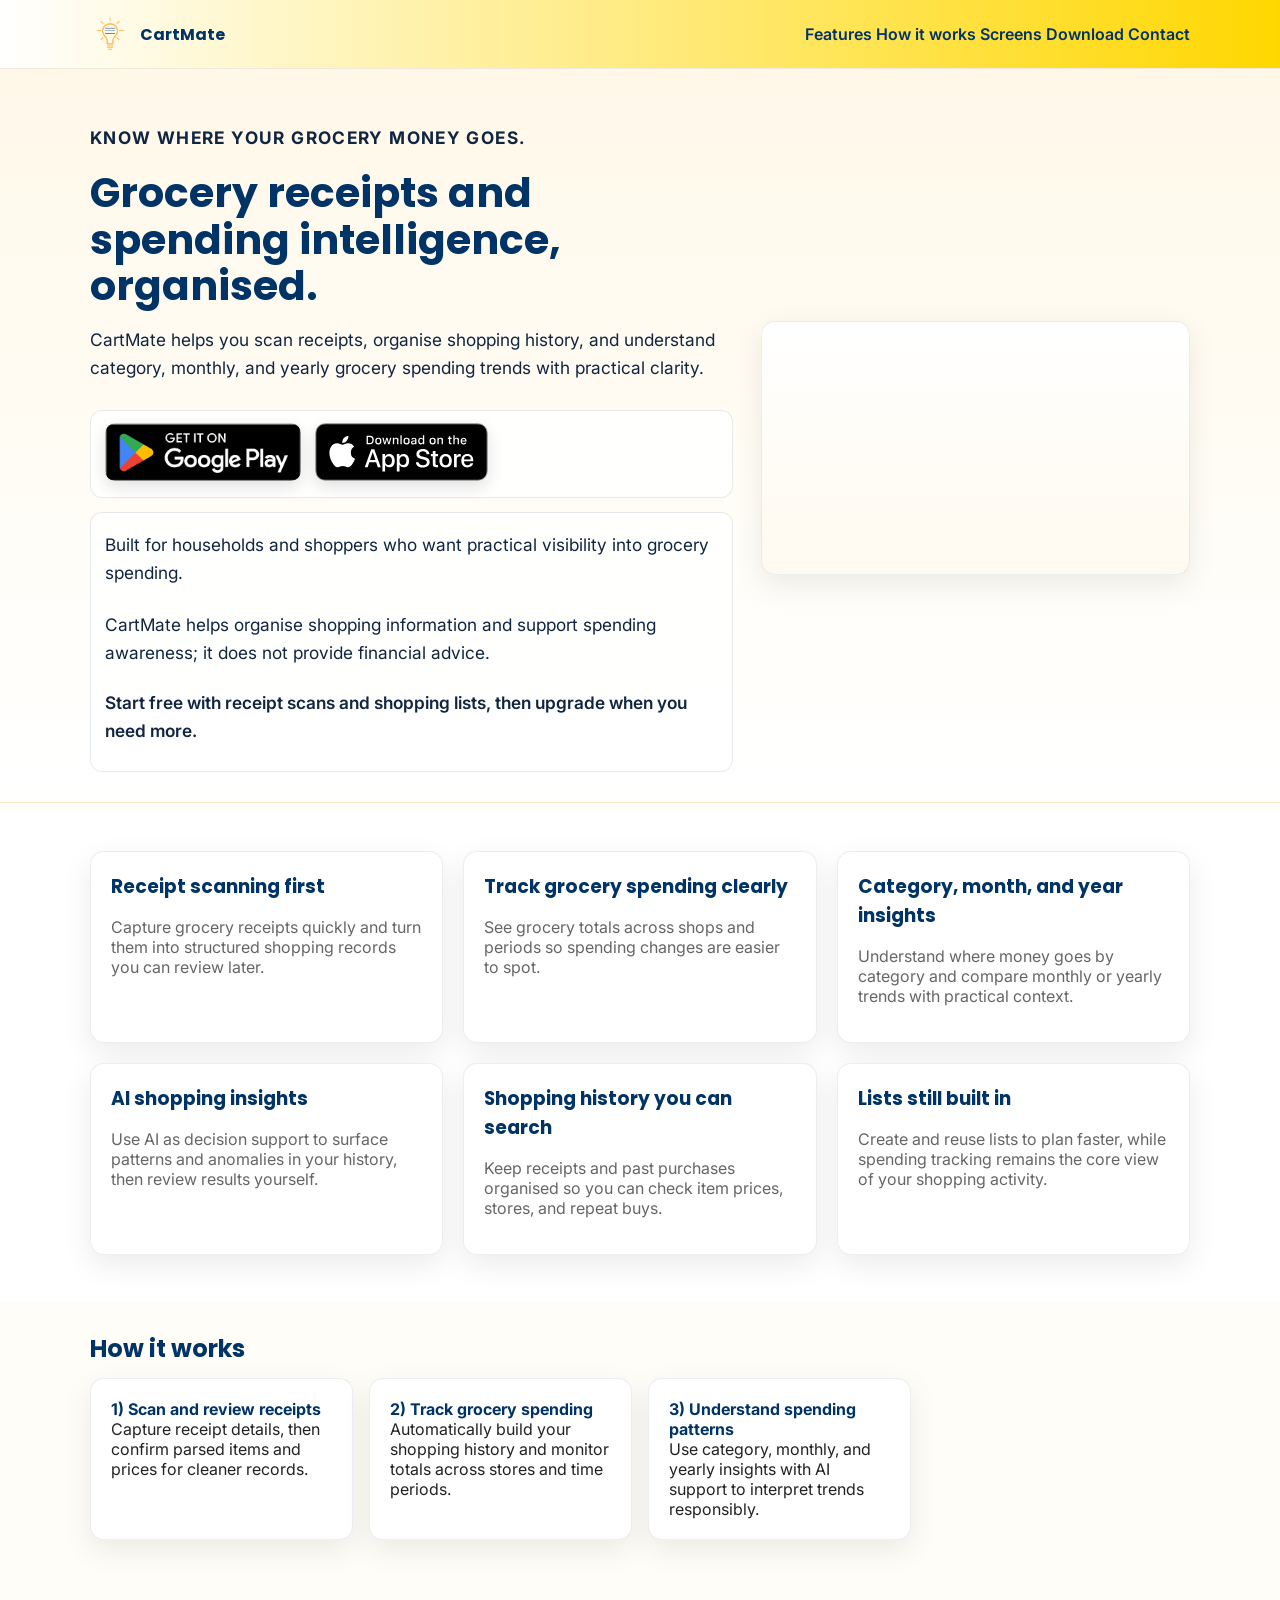
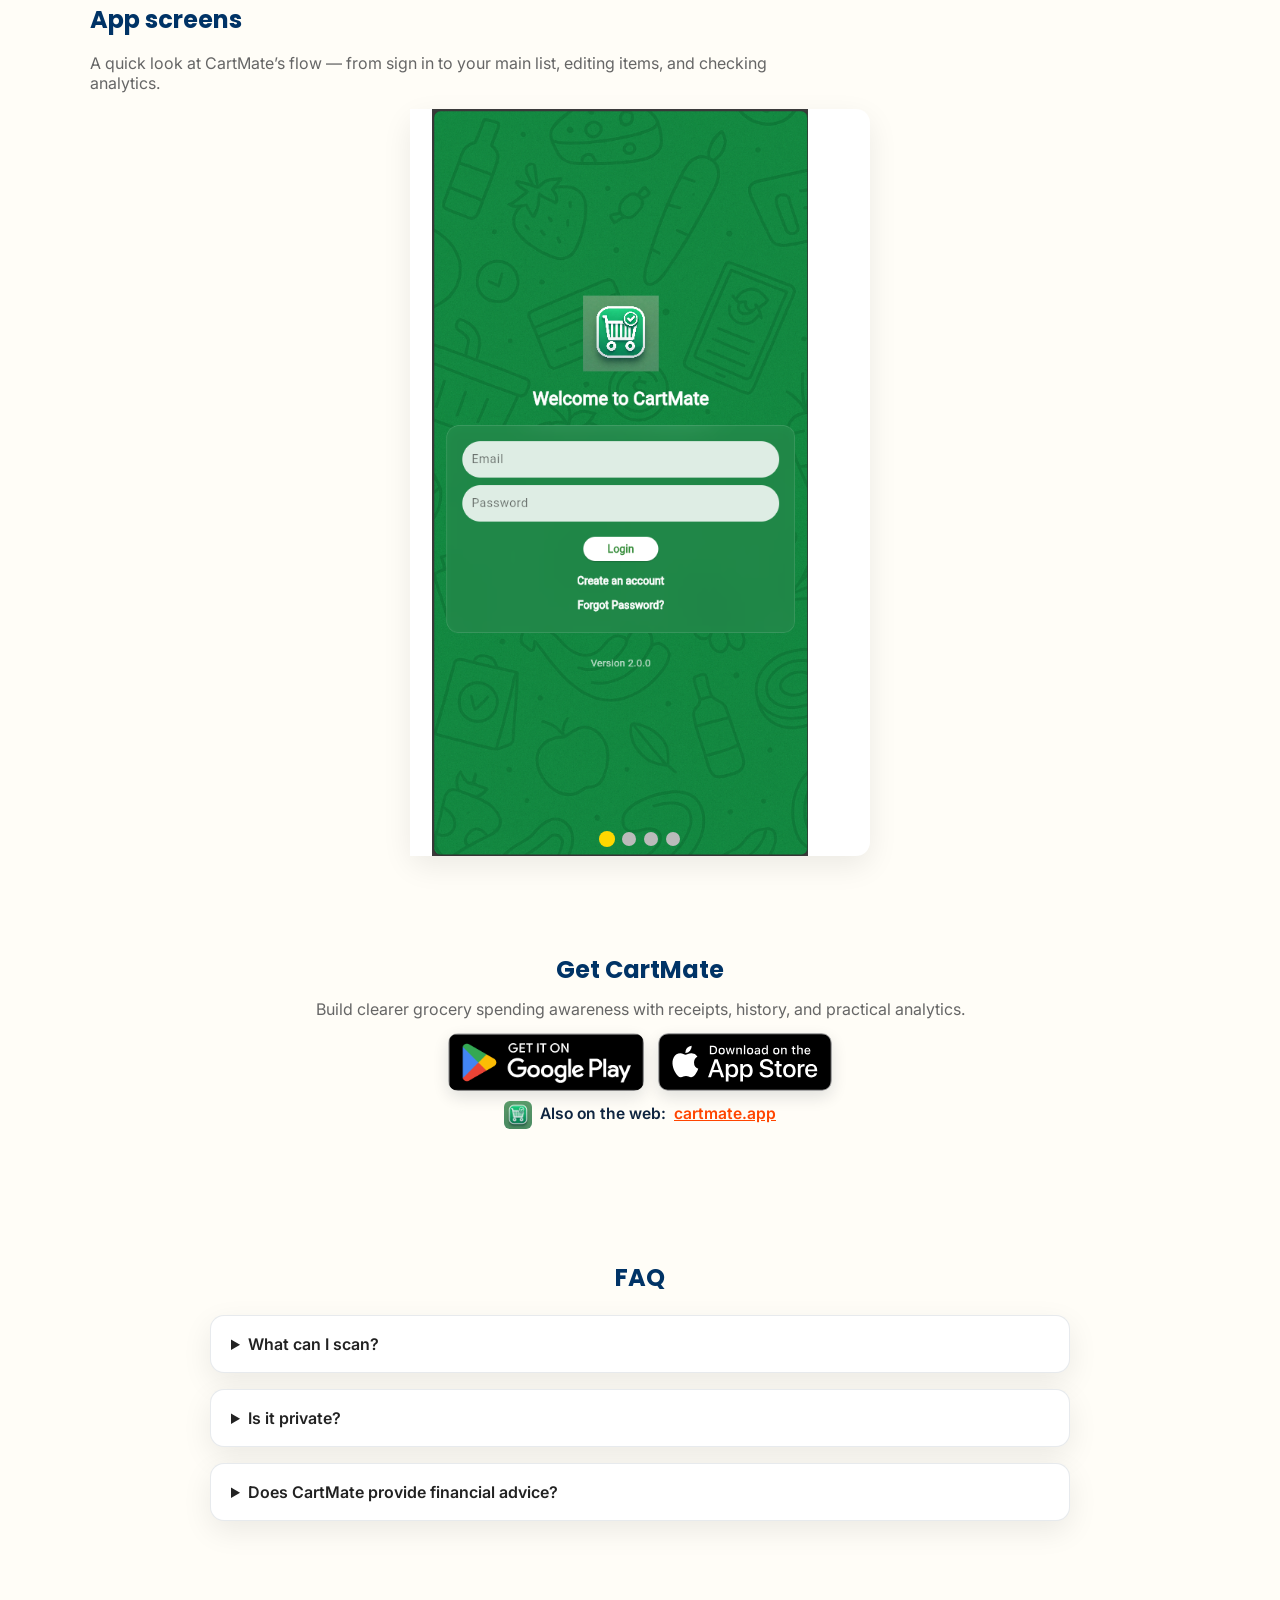
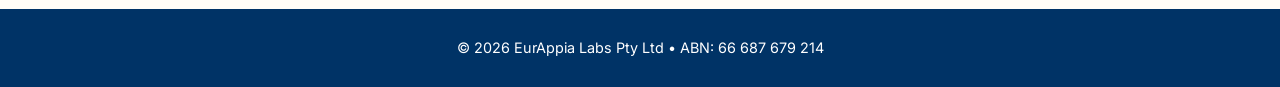
<file: cartmate.html>
<!DOCTYPE html>
<html lang="en">
<head>
  <meta charset="UTF-8" />
  <meta name="viewport" content="width=device-width, initial-scale=1" />
  <title>CartMate | Grocery Receipt Scanning and Spending Awareness</title>
  <meta name="description" content="CartMate helps you scan grocery receipts, track household spending, and build clearer spending awareness with practical analytics and AI-supported insights." />
  <link rel="icon" type="image/png" href="images/Eurappia_Labs_ico.png" />
  <link href="https://fonts.googleapis.com/css2?family=Poppins:wght@500;700&family=Inter:wght@400;600&display=swap" rel="stylesheet" />
  <link rel="canonical" href="https://eurappia.com/cartmate.html" />
<link rel="stylesheet" href="css/theme.css" />
  <link rel="stylesheet" href="css/layout.css" />
  <link rel="stylesheet" href="css/product.css" />

  <!-- Open Graph -->
  <meta property="og:title" content="CartMate | Grocery Receipt Scanning and Spending Awareness">
  <meta property="og:description" content="CartMate helps you scan grocery receipts, organise shopping history, and build clearer spending awareness.">
  <meta property="og:image" content="https://eurappia.com/images/logo.png">
  <meta property="og:url" content="https://eurappia.com/cartmate.html">
  <meta property="og:type" content="website">

  <!-- Twitter -->
  <meta name="twitter:card" content="summary_large_image">
  <meta name="twitter:title" content="CartMate | Grocery Receipt Scanning and Spending Awareness">
  <meta name="twitter:description" content="CartMate helps you scan grocery receipts, organise shopping history, and build clearer spending awareness.">
  <meta name="twitter:image" content="https://eurappia.com/images/logo.png">

  <!-- Schema.org (SoftwareApplication) -->
  <script type="application/ld+json">
  {
    "@context":"https://schema.org",
    "@type":"SoftwareApplication",
    "name":"CartMate",
    "operatingSystem":"Android, iOS, Web",
    "applicationCategory":"ShoppingApplication",
    "description":"Scan receipts, track grocery spending, and review shopping patterns with AI-supported insights.",
    "offers":{"@type":"Offer","price":"0","priceCurrency":"USD"},
    "publisher":{"@type":"Organization","name":"EurAppia Labs Pty Ltd"},
    "url":"https://eurappia.com/cartmate.html",
    "image":"https://eurappia.com/images/cartmate_og.jpg"
  }
  </script>
  <!-- Google tag (gtag.js) -->
  <script async src="https://www.googletagmanager.com/gtag/js?id=G-ESMBDNNXK5"></script>
  <script>
    window.dataLayer = window.dataLayer || [];
    function gtag(){dataLayer.push(arguments);} 
    gtag('js', new Date());
    gtag('config', 'G-ESMBDNNXK5');
  </script>
</head>
<body>

<header>
  <div class="wrap nav">
    <a class="brand" href="index.html">
      <img src="images/Eurappia_Labs_Transparent.png" alt="EurAppia Labs">
      <span>CartMate</span>
    </a>
    <div class="spacer"></div>
    <nav class="links" id="productNav">
      <a href="#features">Features</a>
      <a href="#how">How it works</a>
      <a href="#screens">Screens</a>
      <a href="#download">Download</a>
      <a href="index.html#contact">Contact</a>
    </nav>
    <button class="menu-btn" id="menuBtn" aria-label="Open navigation menu" aria-expanded="false" aria-controls="productNav">Menu ☰</button>
  </div>
</header>

<section class="hero">
  <div class="wrap hero-inner">
    <div class="hero-copy">
      <div class="hero-main">
      <p class="eyebrow">Know where your grocery money goes.</p>
      <h1>Grocery receipts and spending intelligence, organised.</h1>
      <p>CartMate helps you scan receipts, organise shopping history, and understand category, monthly, and yearly grocery spending trends with practical clarity.</p>
      </div>

      <!-- Store badges in hero -->
      <div class="hero-cta">
      <div class="badges">
        <a href="https://play.google.com/store/apps/details?id=com.eurappia.cartmate" target="_blank" rel="noopener" aria-label="Get it on Google Play">
          <img class="store" src="images/google-play-badge.png" alt="Get it on Google Play">
        </a>
        <a href="https://apps.apple.com/us/app/cartmate/id6751880727" target="_blank" rel="noopener" aria-label="Download on the App Store">
          <img class="store" src="images/appstore-badge.svg" alt="Download on the App Store">
        </a>
      </div>
      </div>

      <div class="hero-notes">
        <p class="proof">Built for households and shoppers who want practical visibility into grocery spending.</p>
        <p class="ai-note">CartMate helps organise shopping information and support spending awareness; it does not provide financial advice.</p>
        <p class="offer-note">Start free with receipt scans and shopping lists, then upgrade when you need more.</p>
      </div>
    </div>
    <div class="phone">
      <iframe src="https://www.youtube.com/embed/y3KBjHv5usU?si=2dmBpEDo8jCjraoQ"
              title="CartMate App Demo — Smarter Grocery Lists"
              allow="accelerometer; autoplay; clipboard-write; encrypted-media; gyroscope; picture-in-picture; web-share"
              allowfullscreen class="frame"></iframe>
    </div>
  </div>
</section>

<section class="features" id="features">
  <div class="wrap">
    <div class="grid">
      <div class="card">
        <h3>Receipt scanning first</h3>
        <p>Capture grocery receipts quickly and turn them into structured shopping records you can review later.</p>
      </div>
      <div class="card">
        <h3>Track grocery spending clearly</h3>
        <p>See grocery totals across shops and periods so spending changes are easier to spot.</p>
      </div>
      <div class="card">
        <h3>Category, month, and year insights</h3>
        <p>Understand where money goes by category and compare monthly or yearly trends with practical context.</p>
      </div>
      <div class="card">
        <h3>AI shopping insights</h3>
        <p>Use AI as decision support to surface patterns and anomalies in your history, then review results yourself.</p>
      </div>
      <div class="card">
        <h3>Shopping history you can search</h3>
        <p>Keep receipts and past purchases organised so you can check item prices, stores, and repeat buys.</p>
      </div>
      <div class="card">
        <h3>Lists still built in</h3>
        <p>Create and reuse lists to plan faster, while spending tracking remains the core view of your shopping activity.</p>
      </div>
    </div>
  </div>
</section>

<section class="hiw" id="how">
  <div class="wrap">
    <h2 class="section-title">How it works</h2>
    <div class="steps">
      <div class="step"><b>1) Scan and review receipts</b><br> Capture receipt details, then confirm parsed items and prices for cleaner records.</div>
      <div class="step"><b>2) Track grocery spending</b><br> Automatically build your shopping history and monitor totals across stores and time periods.</div>
      <div class="step"><b>3) Understand spending patterns</b><br> Use category, monthly, and yearly insights with AI support to interpret trends responsibly.</div>
    </div>
  </div>
</section>

<section class="screens" id="screens">
  <div class="wrap">
    <h2 class="section-title">App screens</h2>
    <p class="section-lead">A quick look at CartMate’s flow — from sign in to your main list, editing items, and checking analytics.</p>
    <div class="screen-carousel grid-top" id="screenCarousel">
      <figure class="screen slide active"><img src="images/Login_Screen.png" alt="Login"/></figure>
      <figure class="screen slide"><img src="images/Main_Screen.png" alt="Main"/></figure>
      <figure class="screen slide"><img src="images/Edit_Screen.png" alt="Edit Shopping List"/></figure>
      <figure class="screen slide"><img src="images/Analytics.png" alt="Analytics"/></figure>
      <div class="carousel-controls" id="screenDots"></div>
    </div>
  </div>
</section>

<section class="download" id="download">
  <div class="wrap center">
    <h2 class="section-title">Get CartMate</h2>
    <p class="download-lead">Build clearer grocery spending awareness with receipts, history, and practical analytics.</p>

    <div class="store-row">
      <a href="https://play.google.com/store/apps/details?id=com.eurappia.cartmate" target="_blank" rel="noopener" aria-label="Get it on Google Play">
        <img class="store" src="images/google-play-badge.png" alt="Get it on Google Play">
      </a>
      <a href="https://apps.apple.com/us/app/cartmate/id6751880727" target="_blank" rel="noopener" aria-label="Download on the App Store">
        <img class="store" src="images/appstore-badge.svg" alt="Download on the App Store">
      </a>
    </div>

    <p class="web-note"><img class="web-icon" src="images/logo.png" alt="CartMate logo"> Also on the web: <a href="https://cartmate.app" target="_blank" rel="noopener" class="web-link">cartmate.app</a></p>
  </div>
</section>

<section class="faq" id="faq">
  <div class="wrap">
    <h2>FAQ</h2>
    <details>
      <summary>What can I scan?</summary>
      <p>Start with standard supermarket receipts. We’re expanding support and improving accuracy over time.</p>
    </details>
    <details>
      <summary>Is it private?</summary>
      <p>Your lists and data are yours. You can delete any item any time from within the app.</p>
    </details>
    <details>
      <summary>Does CartMate provide financial advice?</summary>
      <p>No. CartMate helps organise shopping information and support spending awareness; it does not provide financial advice.</p>
    </details>
  </div>
</section>

<footer>
  <div class="wrap">
    <p>© 2026 EurAppia Labs Pty Ltd • ABN: 66 687 679 214</p>
  </div>
</footer>

<script>
  // mobile menu
  const btn = document.getElementById('menuBtn');
  const nav = document.getElementById('productNav');
  btn.addEventListener('click', (e) => {
    e.stopPropagation();
    const opened = nav.classList.toggle('open');
    btn.setAttribute('aria-expanded', opened ? 'true' : 'false');
  });
  document.body.addEventListener('click', (e) => {
    if (nav.classList.contains('open') && !nav.contains(e.target) && !btn.contains(e.target)) {
      nav.classList.remove('open');
      btn.setAttribute('aria-expanded', 'false');
    }
  });



  // app screens carousel
  const screenSlides = document.querySelectorAll('#screenCarousel .slide');
  const screenDots = document.getElementById('screenDots');
  let currentScreen = 0;

  screenSlides.forEach((_, i) => {
    const dot = document.createElement('span');
    dot.className = 'dot' + (i === 0 ? ' active' : '');
    dot.onclick = () => showScreen(i);
    screenDots.appendChild(dot);
  });

  function showScreen(index) {
    screenSlides[currentScreen].classList.remove('active');
    screenDots.children[currentScreen].classList.remove('active');
    currentScreen = index;
    screenSlides[currentScreen].classList.add('active');
    screenDots.children[currentScreen].classList.add('active');
  }

  setInterval(() => {
    showScreen((currentScreen + 1) % screenSlides.length);
  }, 4500);

  // optional: simple outbound tracking
  document.querySelectorAll('a[target="_blank"]').forEach(a=>{
    a.addEventListener('click',()=>{ try{ console.log('Outbound:', a.href); }catch(e){} });
  });
</script>
</body>
</html>
</file>
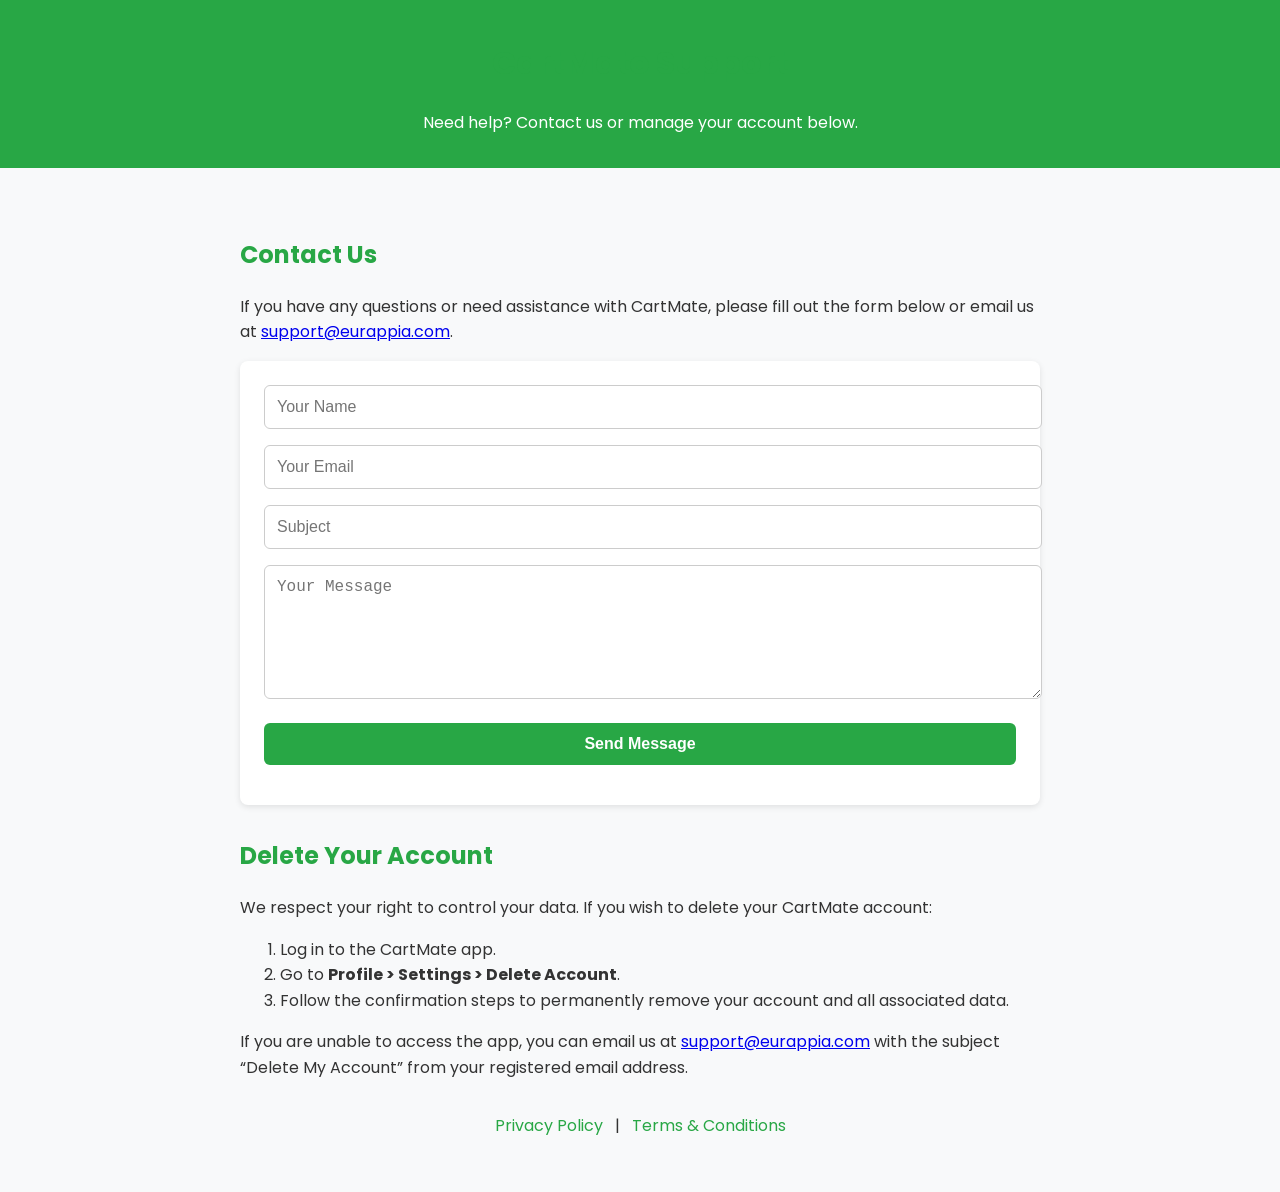
<file: cartmate_support.html>
<!DOCTYPE html>
<html lang="en">
<head>
  <meta charset="UTF-8" />
  <meta name="viewport" content="width=device-width, initial-scale=1.0" />
  <title>CartMate Support</title>
  <link href="https://fonts.googleapis.com/css2?family=Poppins:wght@400;600&display=swap" rel="stylesheet" />
  <style>
    body {
      font-family: 'Poppins', sans-serif;
      background-color: #f8f9fa;
      color: #333;
      margin: 0;
      padding: 0;
      line-height: 1.6;
    }
    header {
      background-color: #28a745;
      color: white;
      padding: 1rem;
      text-align: center;
    }
    main {
      max-width: 800px;
      margin: 2rem auto;
      padding: 1rem;
    }
    h1, h2 {
      color: #28a745;
    }
    form {
      background: white;
      padding: 1.5rem;
      border-radius: 8px;
      box-shadow: 0 2px 6px rgba(0,0,0,0.1);
      margin-bottom: 2rem;
    }
    input, textarea, button {
      width: 100%;
      padding: 0.75rem;
      margin-bottom: 1rem;
      border: 1px solid #ccc;
      border-radius: 6px;
      font-size: 1rem;
    }
    button {
      background-color: #28a745;
      color: white;
      border: none;
      cursor: pointer;
      font-weight: 600;
    }
    button:hover {
      background-color: #1e7e34;
    }
    .footer-links {
      margin-top: 2rem;
      text-align: center;
    }
    .footer-links a {
      color: #28a745;
      text-decoration: none;
      margin: 0 0.5rem;
    }
    .footer-links a:hover {
      text-decoration: underline;
    }
  </style>
</head>
<!-- Google tag (gtag.js) -->
<script async src="https://www.googletagmanager.com/gtag/js?id=AW-17764364761"></script>
<script>
  window.dataLayer = window.dataLayer || [];
  function gtag(){dataLayer.push(arguments);}
  gtag('js', new Date());

  gtag('config', 'AW-17764364761');
</script>
<body>

  <header>
    <h1>CartMate Support</h1>
    <p>Need help? Contact us or manage your account below.</p>
  </header>

  <main>
    <!-- Contact Form -->
    <section>
      <h2>Contact Us</h2>
      <p>If you have any questions or need assistance with CartMate, please fill out the form below or email us at 
        <a href="mailto:support@eurappia.com">support@eurappia.com</a>.
      </p>
      <form action="mailto:support@eurappia.com" method="post" enctype="text/plain">
        <input type="text" name="name" placeholder="Your Name" required />
        <input type="email" name="email" placeholder="Your Email" required />
        <input type="text" name="subject" placeholder="Subject" required />
        <textarea name="message" rows="6" placeholder="Your Message" required></textarea>
        <button type="submit">Send Message</button>
      </form>
    </section>

    <!-- Account Deletion -->
    <section>
      <h2>Delete Your Account</h2>
      <p>We respect your right to control your data. If you wish to delete your CartMate account:</p>
      <ol>
        <li>Log in to the CartMate app.</li>
        <li>Go to <strong>Profile &gt; Settings &gt; Delete Account</strong>.</li>
        <li>Follow the confirmation steps to permanently remove your account and all associated data.</li>
      </ol>
      <p>If you are unable to access the app, you can email us at 
        <a href="mailto:support@eurappia.com">support@eurappia.com</a> with the subject “Delete My Account” from your registered email address.
      </p>
    </section>

    <!-- Footer Links -->
    <div class="footer-links">
      <a href="https://cartmate.app/privacy-policy.html">Privacy Policy</a> | 
      <a href="https://cartmate.app/terms.html">Terms &amp; Conditions</a>
    </div>
  </main>

</body>
</html>
</file>
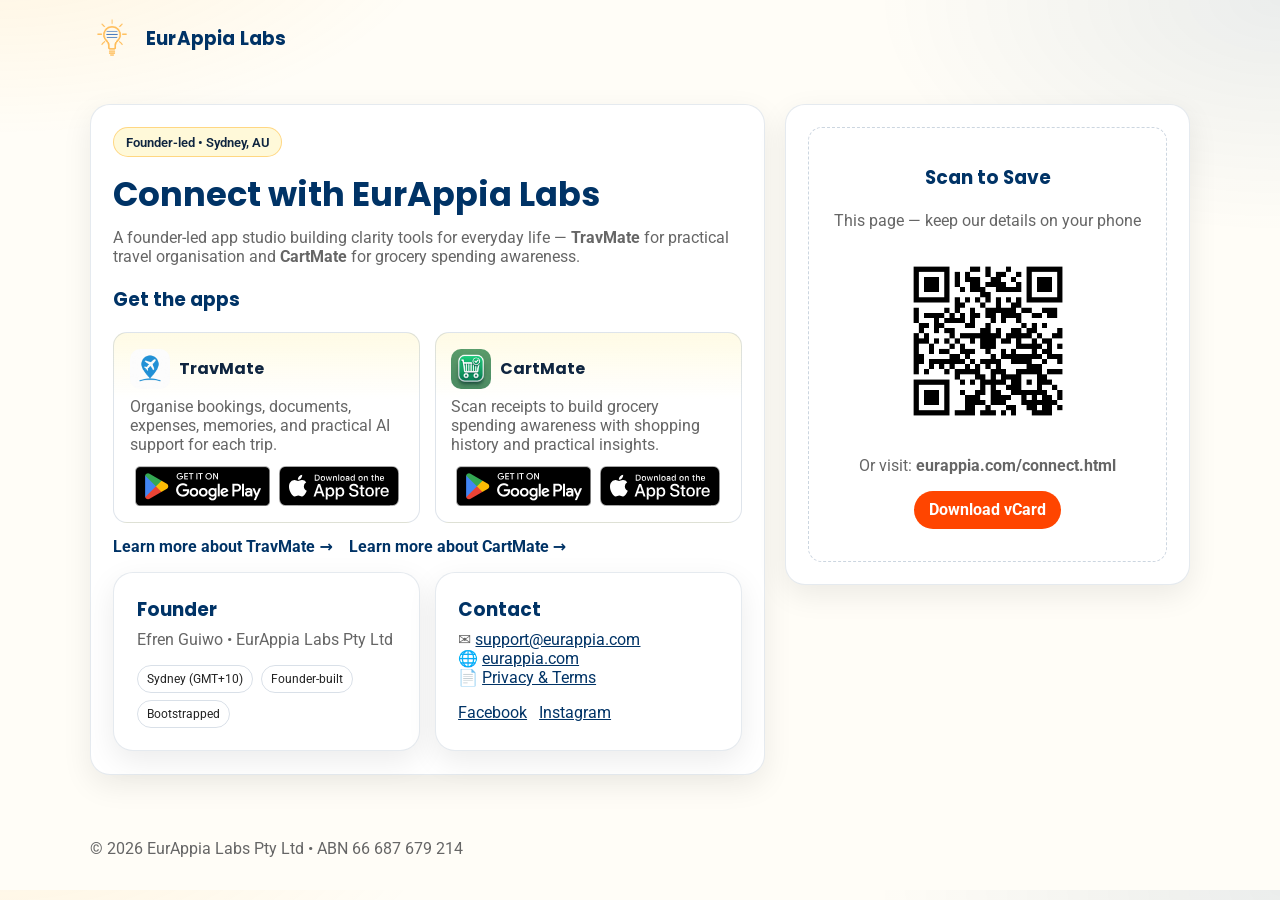
<file: connect.html>
<!DOCTYPE html>
<html lang="en">
<head>
  <meta charset="UTF-8" />
  <meta name="viewport" content="width=device-width, initial-scale=1.0"/>
  <title>Connect with EurAppia Labs | TravMate and CartMate</title>
  <link rel="canonical" href="https://eurappia.com/connect.html" />

  <!-- SEO -->
  <meta name="description" content="Connect with EurAppia Labs for TravMate and CartMate links, contact details, and updates from the team building clarity tools for everyday life.">
  <meta name="keywords" content="EurAppia, TravMate, CartMate, EurAppia Labs, contact, connect, founder, apps">

  <!-- Open Graph -->
  <meta property="og:title" content="Connect with EurAppia Labs">
  <meta property="og:description" content="Connect with EurAppia Labs for app links, contact details, and updates from our founder-led clarity tools studio.">
  <meta property="og:image" content="https://eurappia.com/images/Eurappia_Labs_Banner.png">
  <meta property="og:url" content="https://eurappia.com/connect.html">
  <meta property="og:type" content="website">

  <!-- Twitter -->
  <meta name="twitter:card" content="summary_large_image">
  <meta name="twitter:title" content="Connect with EurAppia Labs">
  <meta name="twitter:description" content="Connect with EurAppia Labs for app links, contact details, and updates from our founder-led clarity tools studio.">
  <meta name="twitter:image" content="https://eurappia.com/images/Eurappia_Labs_Banner.png">

  <!-- Organization JSON-LD -->
  <script type="application/ld+json">
  {
    "@context":"https://schema.org",
    "@type":"Organization",
    "name":"EurAppia Labs Pty Ltd",
    "url":"https://eurappia.com",
    "logo":"https://eurappia.com/images/Eurappia_Labs_Transparent.png",
    "sameAs":["https://www.facebook.com/profile.php?id=61572386264768","https://instagram.com/eurappialabs"]
  }
  </script>

  <!-- Fonts & Icon -->
  <link rel="icon" type="image/png" href="images/Eurappia_Labs_ico.png" />
  <link href="https://fonts.googleapis.com/css2?family=Poppins:wght@400;600;700&family=Roboto:wght@300;400&display=swap" rel="stylesheet"/>
  <link rel="stylesheet" href="css/theme.css">
  <link rel="stylesheet" href="css/connect.css">

  
  <!-- Google tag (gtag.js) -->
  <script async src="https://www.googletagmanager.com/gtag/js?id=G-ESMBDNNXK5"></script>
  <script>
    window.dataLayer = window.dataLayer || [];
    function gtag(){dataLayer.push(arguments);} 
    gtag('js', new Date());
    gtag('config', 'G-ESMBDNNXK5');
  </script>
</head>
<body class="connect-page">
  <header class="connect-header">
    <a class="connect-brand" href="index.html">
      <img src="images/Eurappia_Labs_Transparent.png" alt="EurAppia Labs logo">
      <h1>EurAppia Labs</h1>
    </a>
  </header>

  <main class="connect-main">
    <section class="connect-shell">
      <!-- Left column -->
      <div class="panel hero">
        <span class="pill">Founder-led • Sydney, AU</span>
        <h2>Connect with EurAppia Labs</h2>
        <p class="subtitle">A founder-led app studio building clarity tools for everyday life — <strong>TravMate</strong> for practical travel organisation and <strong>CartMate</strong> for grocery spending awareness.</p>

        <!-- Get the apps (cards with titles) -->
        <div class="apps-card">
          <h3>Get the apps</h3>

          <div class="apps-grid">
            <!-- TravMate -->
            <div class="app-card">
              <h4><img class="app-logo" src="images/travmate_logo.jpg" alt="TravMate logo">TravMate</h4>
              <p class="muted">Organise bookings, documents, expenses, memories, and practical AI support for each trip.</p>
              <div class="store-row">
                <a href="https://play.google.com/store/apps/details?id=com.eurappia.travmate" target="_blank" rel="noopener" aria-label="Get TravMate on Google Play">
                  <img class="store-badge" src="images/google-play-badge.png" alt="Get it on Google Play">
                </a>
                <a href="https://apps.apple.com/us/app/travmate/id6751786758" target="_blank" rel="noopener" aria-label="Download TravMate on the App Store">
                  <img class="store-badge" src="images/appstore-badge.svg" alt="Download on the App Store">
                </a>
              </div>
            </div>

            <!-- CartMate -->
            <div class="app-card">
              <h4><img class="app-logo" src="images/logo.png" alt="CartMate logo">CartMate</h4>
              <p class="muted">Scan receipts to build grocery spending awareness with shopping history and practical insights.</p>
              <div class="store-row">
                <a href="https://play.google.com/store/apps/details?id=com.eurappia.cartmate" target="_blank" rel="noopener" aria-label="Get CartMate on Google Play">
                  <img class="store-badge" src="images/google-play-badge.png" alt="Get it on Google Play">
                </a>
                <a href="https://apps.apple.com/us/app/cartmate/id6751880727" target="_blank" rel="noopener" aria-label="Download CartMate on the App Store">
                  <img class="store-badge" src="images/appstore-badge.svg" alt="Download on the App Store">
                </a>
              </div>
            </div>
          </div>

          <!-- Learn more links -->
          <div class="links-row">
            <a href="travmate.html" target="_blank" rel="noopener">Learn more about TravMate →</a>
            <a href="cartmate.html" target="_blank" rel="noopener">Learn more about CartMate →</a>
          </div>
        </div>

        <!-- Founder & Contact -->
        <div class="info-grid">
          <div class="panel info-card">
            <h3>Founder</h3>
            <p class="muted">Efren Guiwo • EurAppia Labs Pty Ltd</p>
            <div class="chips">
              <span class="chip">Sydney (GMT+10)</span>
              <span class="chip">Founder-built</span>
              <span class="chip">Bootstrapped</span>
            </div>
          </div>

          <div class="panel info-card">
            <h3>Contact</h3>
            <p class="muted contact-list">
              ✉️ <a href="mailto:support@eurappia.com">support@eurappia.com</a><br/>
              🌐 <a href="https://eurappia.com" target="_blank" rel="noopener">eurappia.com</a><br/>
              📄 <a href="legal.html" target="_blank" rel="noopener">Privacy & Terms</a>
            </p>
            <div class="social-row">
              <a href="https://www.facebook.com/profile.php?id=61572386264768" target="_blank" rel="noopener">Facebook</a>
              <a href="https://instagram.com/eurappialabs" target="_blank" rel="noopener">Instagram</a>
            </div>
          </div>
        </div>
      </div>

      <!-- Right column: QR / vCard -->
      <div class="panel qr-card">
        <div class="qr-wrap">
          <h3>Scan to Save</h3>
          <p class="muted">This page — keep our details on your phone</p>
          <img src="images/connect_qr.png" alt="QR to eurappia.com/connect.html" />
          <p class="muted">Or visit: <strong>eurappia.com/connect.html</strong></p>
          <p>
            <a class="btn" href="Efren_Guiwo_Eurappia.vcf" download>Download vCard</a>
          </p>
        </div>
      </div>
    </section>
  </main>

  <footer class="connect-footer">
    <p>© 2026 EurAppia Labs Pty Ltd • ABN 66 687 679 214</p>
  </footer>

  
</body>
</html>
</file>
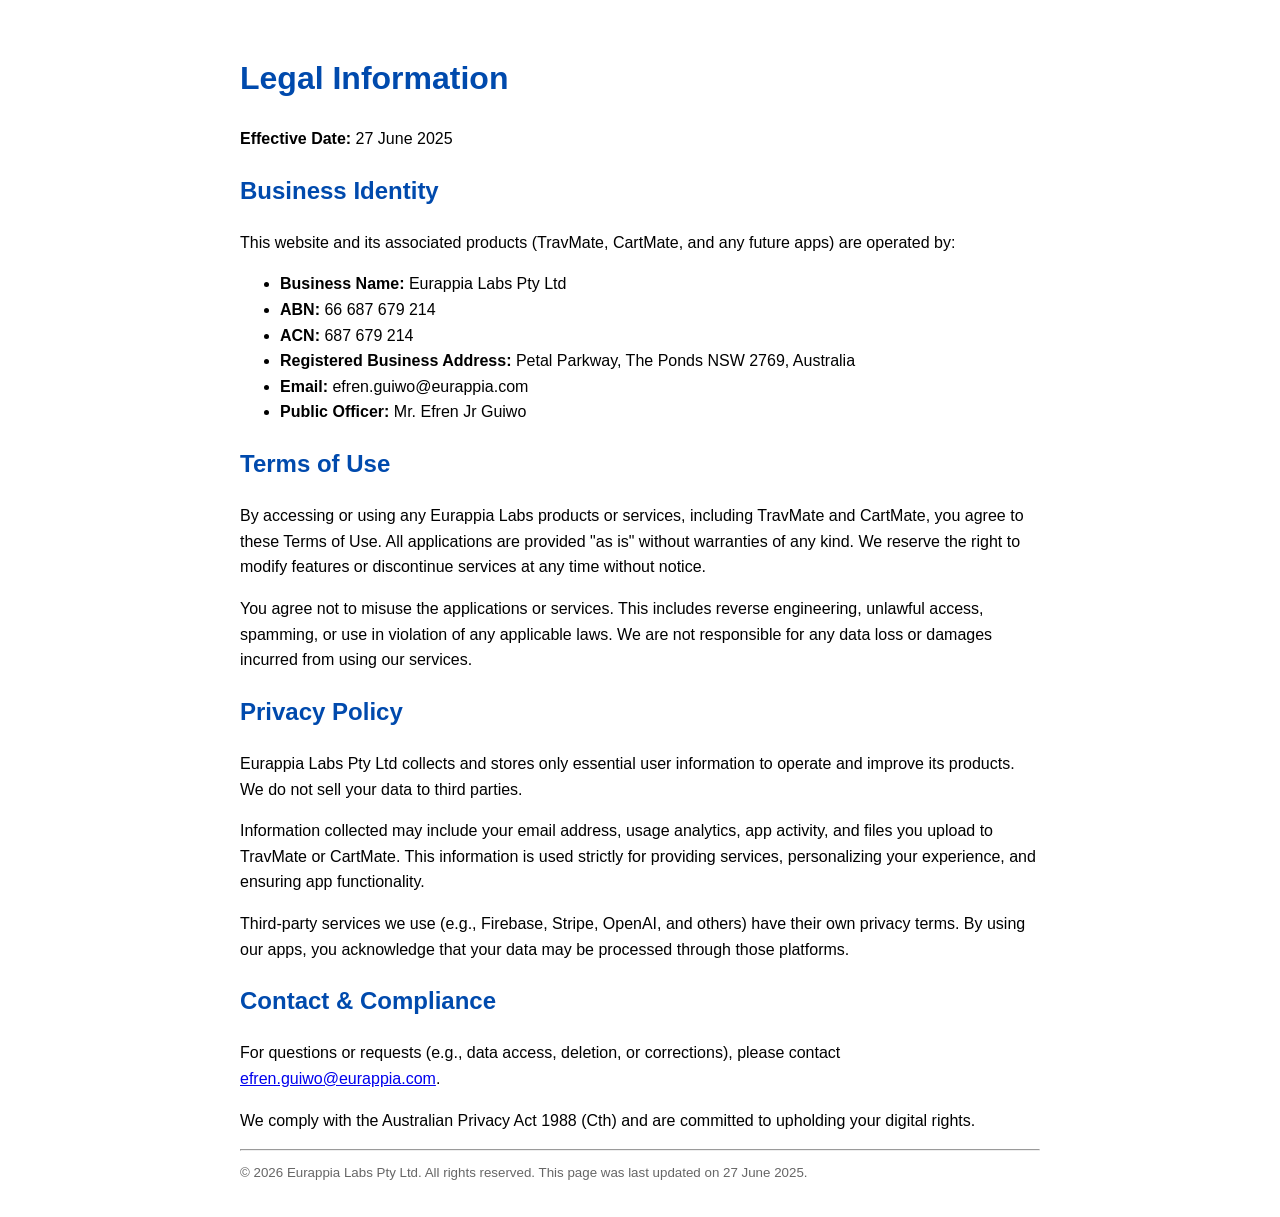
<file: legal.html>
<!DOCTYPE html>
<html lang="en">
<head>
  <meta charset="UTF-8" />
  <meta name="viewport" content="width=device-width, initial-scale=1.0" />
  <title>Legal Information | EurAppia Labs Pty Ltd</title>
  <link rel="canonical" href="https://eurappia.com/legal.html" />
  <meta name="description" content="Read EurAppia Labs legal information, including terms, privacy, and policy details for our clarity tools for everyday life." />

  <!-- Open Graph -->
  <meta property="og:title" content="Legal Information | EurAppia Labs Pty Ltd">
  <meta property="og:description" content="Review EurAppia Labs legal information, including terms, privacy, and policy details for our apps and website.">
  <meta property="og:image" content="https://eurappia.com/images/Eurappia_Labs_Banner.png">
  <meta property="og:url" content="https://eurappia.com/legal.html">
  <meta property="og:type" content="website">

  <!-- Twitter -->
  <meta name="twitter:card" content="summary_large_image">
  <meta name="twitter:title" content="Legal Information | EurAppia Labs Pty Ltd">
  <meta name="twitter:description" content="Review EurAppia Labs legal information, including terms, privacy, and policy details for our apps and website.">
  <meta name="twitter:image" content="https://eurappia.com/images/Eurappia_Labs_Banner.png">
  <style>
    body { font-family: sans-serif; max-width: 800px; margin: auto; padding: 2rem; line-height: 1.6; }
    h1, h2 { color: #004aad; }
    small { color: #666; }
  </style>
  <!-- Google tag (gtag.js) -->
  <script async src="https://www.googletagmanager.com/gtag/js?id=G-ESMBDNNXK5"></script>
  <script>
    window.dataLayer = window.dataLayer || [];
    function gtag(){dataLayer.push(arguments);} 
    gtag('js', new Date());
    gtag('config', 'G-ESMBDNNXK5');
  </script>
</head>
<body>
  <h1>Legal Information</h1>
  <p><strong>Effective Date:</strong> 27 June 2025</p>

  <h2>Business Identity</h2>
  <p>
    This website and its associated products (TravMate, CartMate, and any future apps) are operated by:
  </p>
  <ul>
    <li><strong>Business Name:</strong> Eurappia Labs Pty Ltd</li>
    <li><strong>ABN:</strong> 66 687 679 214</li>
    <li><strong>ACN:</strong> 687 679 214</li>
    <li><strong>Registered Business Address:</strong> Petal Parkway, The Ponds NSW 2769, Australia</li>
    <li><strong>Email:</strong> efren.guiwo@eurappia.com</li>
    <li><strong>Public Officer:</strong> Mr. Efren Jr Guiwo</li>
  </ul>

  <h2>Terms of Use</h2>
  <p>
    By accessing or using any Eurappia Labs products or services, including TravMate and CartMate, you agree to these Terms of Use. All applications are provided "as is" without warranties of any kind. We reserve the right to modify features or discontinue services at any time without notice.
  </p>
  <p>
    You agree not to misuse the applications or services. This includes reverse engineering, unlawful access, spamming, or use in violation of any applicable laws. We are not responsible for any data loss or damages incurred from using our services.
  </p>

  <h2>Privacy Policy</h2>
  <p>
    Eurappia Labs Pty Ltd collects and stores only essential user information to operate and improve its products. We do not sell your data to third parties.
  </p>
  <p>
    Information collected may include your email address, usage analytics, app activity, and files you upload to TravMate or CartMate. This information is used strictly for providing services, personalizing your experience, and ensuring app functionality.
  </p>
  <p>
    Third-party services we use (e.g., Firebase, Stripe, OpenAI, and others) have their own privacy terms. By using our apps, you acknowledge that your data may be processed through those platforms.
  </p>

  <h2>Contact & Compliance</h2>
  <p>
    For questions or requests (e.g., data access, deletion, or corrections), please contact <a href="mailto:efren.guiwo@eurappia.com">efren.guiwo@eurappia.com</a>.
  </p>
  <p>
    We comply with the Australian Privacy Act 1988 (Cth) and are committed to upholding your digital rights.
  </p>

  <hr />
  <small>
    © 2026 Eurappia Labs Pty Ltd. All rights reserved. This page was last updated on 27 June 2025.
  </small>
</body>
</html>
</file>
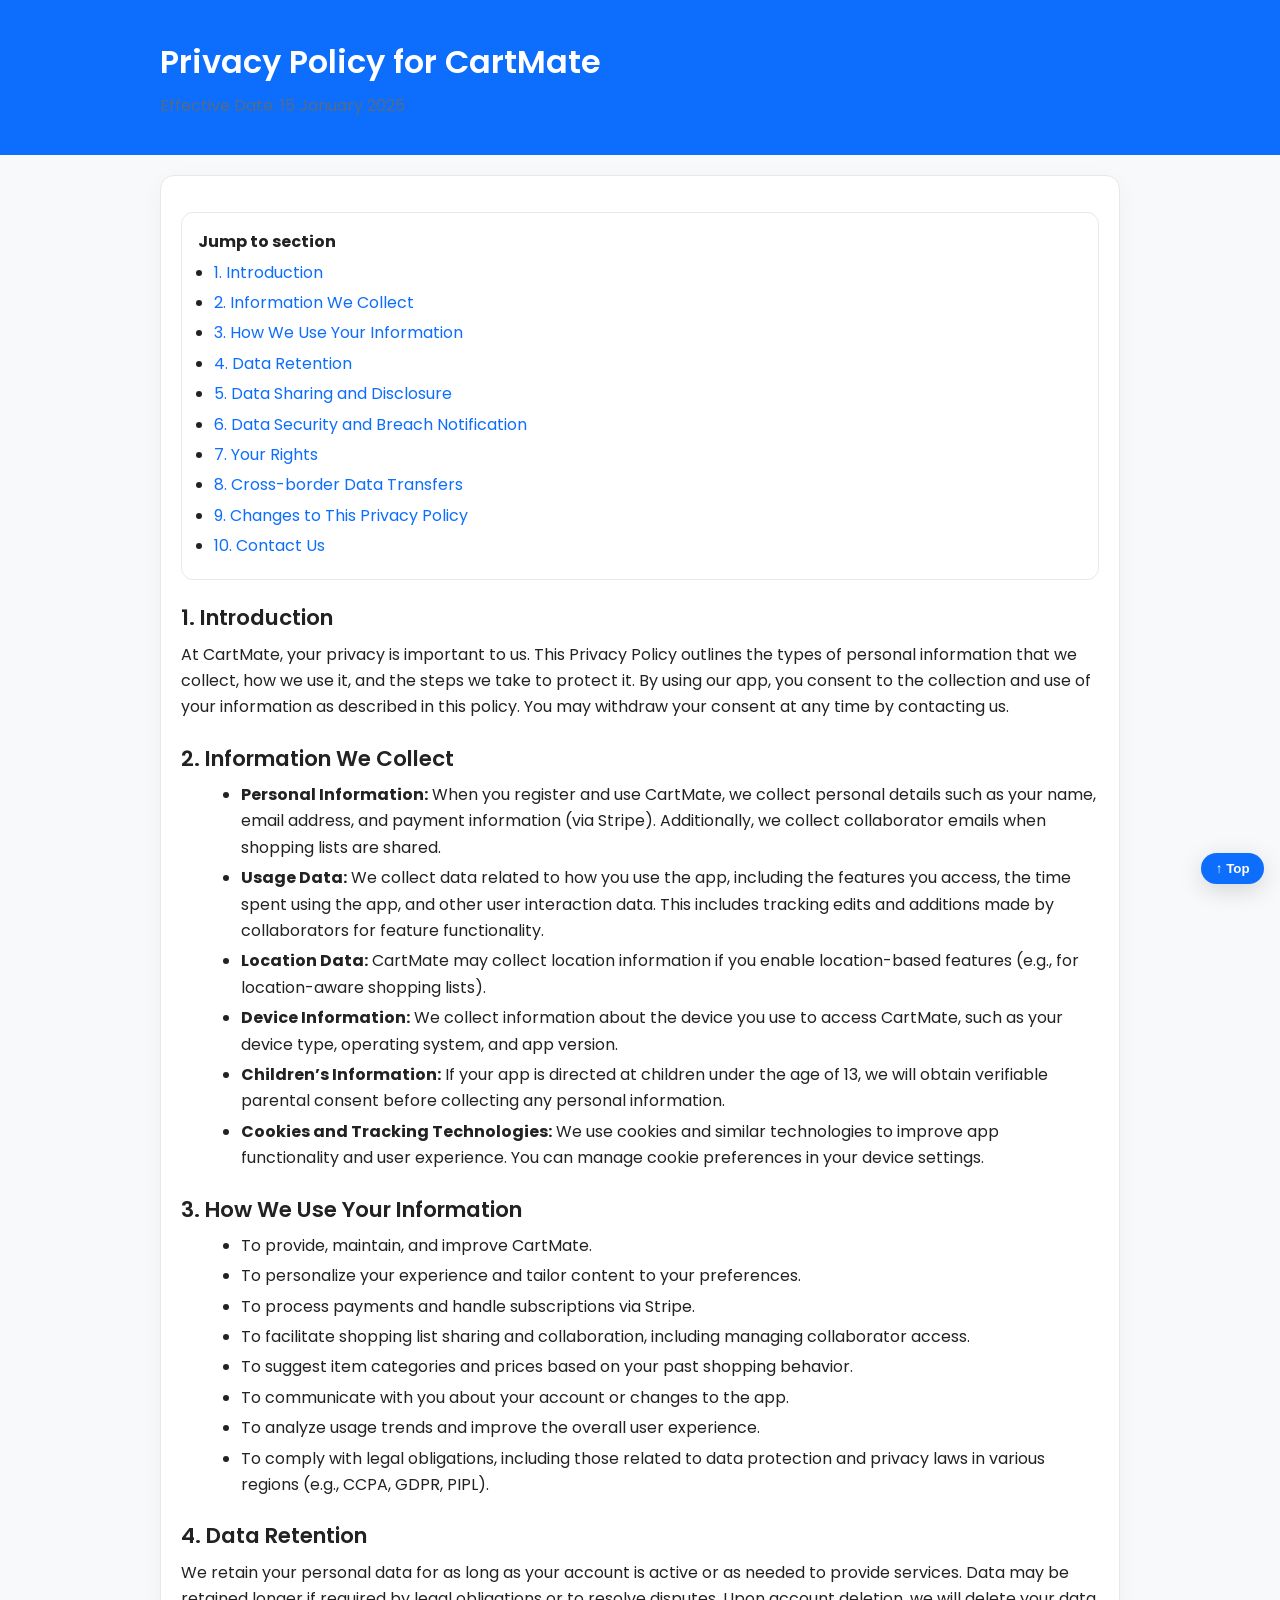
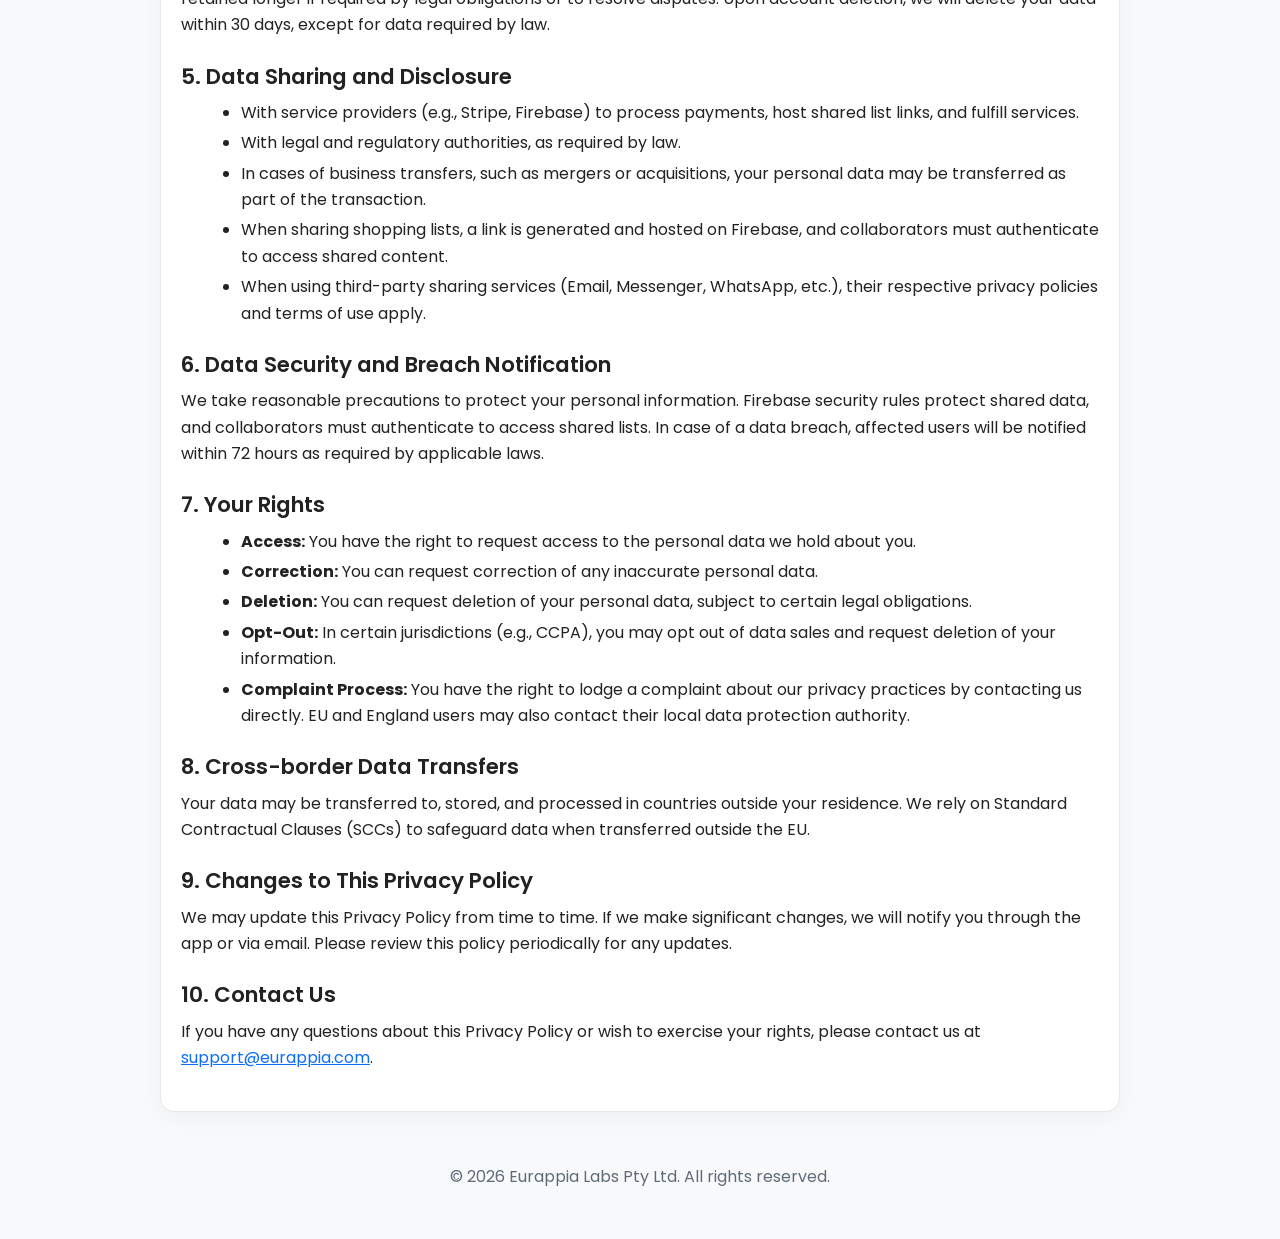
<file: privacy.html>
<!DOCTYPE html>
<html lang="en">
<head>
  <meta charset="utf-8" />
  <meta name="viewport" content="width=device-width, initial-scale=1" />
  <title>Privacy Policy – CartMate</title>
  <meta name="description" content="CartMate Privacy Policy: what we collect, how we use it, retention, sharing, security, your rights, cross-border transfers, changes, and contact." />
  <link rel="preconnect" href="https://fonts.googleapis.com" />
  <link rel="preconnect" href="https://fonts.gstatic.com" crossorigin />
  <link href="https://fonts.googleapis.com/css2?family=Poppins:wght@400;600&display=swap" rel="stylesheet" />

  <style>
    :root{
      --bg:#f8f9fa;
      --text:#222;
      --muted:#5f6b7a;
      --card:#ffffff;
      --brand:#0d6efd;         /* Eurappia blue vibe */
      --brand-ink:#ffffff;
      --border:#e6e8eb;
      --maxw: 960px;
    }
    *{box-sizing:border-box}
    html,body{margin:0;padding:0}
    body{
      font-family: 'Poppins', system-ui, -apple-system, Segoe UI, Roboto, Helvetica, Arial, sans-serif;
      background:var(--bg);
      color:var(--text);
      line-height:1.65;
    }
    header{
      background:var(--brand);
      color:var(--brand-ink);
      padding:2.25rem 1rem;
    }
    header .wrap{max-width:var(--maxw); margin:0 auto;}
    header h1{margin:0 0 .25rem 0; font-size:2rem; font-weight:600}
    header p{margin:.25rem 0 0 0; opacity:.9}

    main{padding:1.25rem}
    .wrap{max-width:var(--maxw); margin:0 auto;}
    .card{
      background:var(--card);
      border:1px solid var(--border);
      border-radius:14px;
      padding:1.25rem;
      box-shadow: 0 6px 24px rgba(0,0,0,0.04);
    }

    nav.toc{
      border:1px solid var(--border);
      border-radius:12px;
      padding:1rem;
      background:#fff;
      margin:1rem 0 1.25rem 0;
    }
    nav.toc strong{display:block; margin-bottom:.25rem}
    nav.toc ul{margin:.25rem 0 0 1rem; padding:0}
    nav.toc li{margin:.25rem 0}
    nav.toc a{color:var(--brand); text-decoration:none}
    nav.toc a:hover{text-decoration:underline}

    section{margin:1.25rem 0}
    h2{
      font-size:1.35rem;
      margin:0 0 .35rem 0;
      font-weight:600;
    }
    p{margin:.35rem 0}
    .muted{color:var(--muted)}
    ul{margin:.35rem 0 .35rem 1.25rem}
    li{margin:.25rem 0}
    a{color:var(--brand)}
    a:hover{text-decoration:underline}

    footer{
      padding:2rem 1rem 3rem;
      color:var(--muted);
      text-align:center;
    }

    .backtop{
      position:fixed; right:16px; bottom:16px;
      background:var(--brand); color:var(--brand-ink);
      border:none; border-radius:999px; padding:.5rem .9rem;
      font-weight:600; cursor:pointer;
      box-shadow: 0 6px 24px rgba(0,0,0,0.15);
    }
  </style>
</head>
<body>
  <header id="top">
    <div class="wrap">
      <h1>Privacy Policy for CartMate</h1>
      <p class="muted">Effective Date: 15 January 2025</p>
    </div>
  </header>

  <main>
    <div class="wrap">
      <div class="card">
        <nav class="toc" aria-label="Table of contents">
          <strong>Jump to section</strong>
          <ul>
            <li><a href="#introduction">1. Introduction</a></li>
            <li><a href="#information-we-collect">2. Information We Collect</a></li>
            <li><a href="#how-we-use">3. How We Use Your Information</a></li>
            <li><a href="#retention">4. Data Retention</a></li>
            <li><a href="#sharing">5. Data Sharing and Disclosure</a></li>
            <li><a href="#security">6. Data Security and Breach Notification</a></li>
            <li><a href="#your-rights">7. Your Rights</a></li>
            <li><a href="#cross-border">8. Cross-border Data Transfers</a></li>
            <li><a href="#changes">9. Changes to This Privacy Policy</a></li>
            <li><a href="#contact">10. Contact Us</a></li>
          </ul>
        </nav>

        <section id="introduction">
          <h2>1. Introduction</h2>
          <p>
            At CartMate, your privacy is important to us. This Privacy Policy outlines the types of personal
            information that we collect, how we use it, and the steps we take to protect it. By using our app, you
            consent to the collection and use of your information as described in this policy. You may withdraw your
            consent at any time by contacting us.
          </p>
        </section>

        <section id="information-we-collect">
          <h2>2. Information We Collect</h2>
          <ul>
            <li><strong>Personal Information:</strong> When you register and use CartMate, we collect personal details such as your name, email address, and payment information (via Stripe). Additionally, we collect collaborator emails when shopping lists are shared.</li>
            <li><strong>Usage Data:</strong> We collect data related to how you use the app, including the features you access, the time spent using the app, and other user interaction data. This includes tracking edits and additions made by collaborators for feature functionality.</li>
            <li><strong>Location Data:</strong> CartMate may collect location information if you enable location-based features (e.g., for location-aware shopping lists).</li>
            <li><strong>Device Information:</strong> We collect information about the device you use to access CartMate, such as your device type, operating system, and app version.</li>
            <li><strong>Children’s Information:</strong> If your app is directed at children under the age of 13, we will obtain verifiable parental consent before collecting any personal information.</li>
            <li><strong>Cookies and Tracking Technologies:</strong> We use cookies and similar technologies to improve app functionality and user experience. You can manage cookie preferences in your device settings.</li>
          </ul>
        </section>

        <section id="how-we-use">
          <h2>3. How We Use Your Information</h2>
          <ul>
            <li>To provide, maintain, and improve CartMate.</li>
            <li>To personalize your experience and tailor content to your preferences.</li>
            <li>To process payments and handle subscriptions via Stripe.</li>
            <li>To facilitate shopping list sharing and collaboration, including managing collaborator access.</li>
            <li>To suggest item categories and prices based on your past shopping behavior.</li>
            <li>To communicate with you about your account or changes to the app.</li>
            <li>To analyze usage trends and improve the overall user experience.</li>
            <li>To comply with legal obligations, including those related to data protection and privacy laws in various regions (e.g., CCPA, GDPR, PIPL).</li>
          </ul>
        </section>

        <section id="retention">
          <h2>4. Data Retention</h2>
          <p>
            We retain your personal data for as long as your account is active or as needed to provide services.
            Data may be retained longer if required by legal obligations or to resolve disputes. Upon account deletion,
            we will delete your data within 30 days, except for data required by law.
          </p>
        </section>

        <section id="sharing">
          <h2>5. Data Sharing and Disclosure</h2>
          <ul>
            <li>With service providers (e.g., Stripe, Firebase) to process payments, host shared list links, and fulfill services.</li>
            <li>With legal and regulatory authorities, as required by law.</li>
            <li>In cases of business transfers, such as mergers or acquisitions, your personal data may be transferred as part of the transaction.</li>
            <li>When sharing shopping lists, a link is generated and hosted on Firebase, and collaborators must authenticate to access shared content.</li>
            <li>When using third-party sharing services (Email, Messenger, WhatsApp, etc.), their respective privacy policies and terms of use apply.</li>
          </ul>
        </section>

        <section id="security">
          <h2>6. Data Security and Breach Notification</h2>
          <p>
            We take reasonable precautions to protect your personal information. Firebase security rules protect
            shared data, and collaborators must authenticate to access shared lists. In case of a data breach, affected
            users will be notified within 72 hours as required by applicable laws.
          </p>
        </section>

        <section id="your-rights">
          <h2>7. Your Rights</h2>
          <ul>
            <li><strong>Access:</strong> You have the right to request access to the personal data we hold about you.</li>
            <li><strong>Correction:</strong> You can request correction of any inaccurate personal data.</li>
            <li><strong>Deletion:</strong> You can request deletion of your personal data, subject to certain legal obligations.</li>
            <li><strong>Opt-Out:</strong> In certain jurisdictions (e.g., CCPA), you may opt out of data sales and request deletion of your information.</li>
            <li><strong>Complaint Process:</strong> You have the right to lodge a complaint about our privacy practices by contacting us directly. EU and England users may also contact their local data protection authority.</li>
          </ul>
        </section>

        <section id="cross-border">
          <h2>8. Cross-border Data Transfers</h2>
          <p>
            Your data may be transferred to, stored, and processed in countries outside your residence. We rely on
            Standard Contractual Clauses (SCCs) to safeguard data when transferred outside the EU.
          </p>
        </section>

        <section id="changes">
          <h2>9. Changes to This Privacy Policy</h2>
          <p>
            We may update this Privacy Policy from time to time. If we make significant changes, we will notify you
            through the app or via email. Please review this policy periodically for any updates.
          </p>
        </section>

        <section id="contact">
          <h2>10. Contact Us</h2>
          <p>
            If you have any questions about this Privacy Policy or wish to exercise your rights, please contact us at
            <a href="mailto:support@eurappia.com">support@eurappia.com</a>.
          </p>
        </section>
      </div>
    </div>
  </main>

  <footer>
    <div class="wrap">
      © <span id="year"></span> Eurappia Labs Pty Ltd. All rights reserved.
    </div>
  </footer>

  <button class="backtop" onclick="window.scrollTo({top:0,behavior:'smooth'})" aria-label="Back to top">↑ Top</button>
  <script>
    document.getElementById('year').textContent = new Date().getFullYear();
  </script>
</body>
</html>
</file>
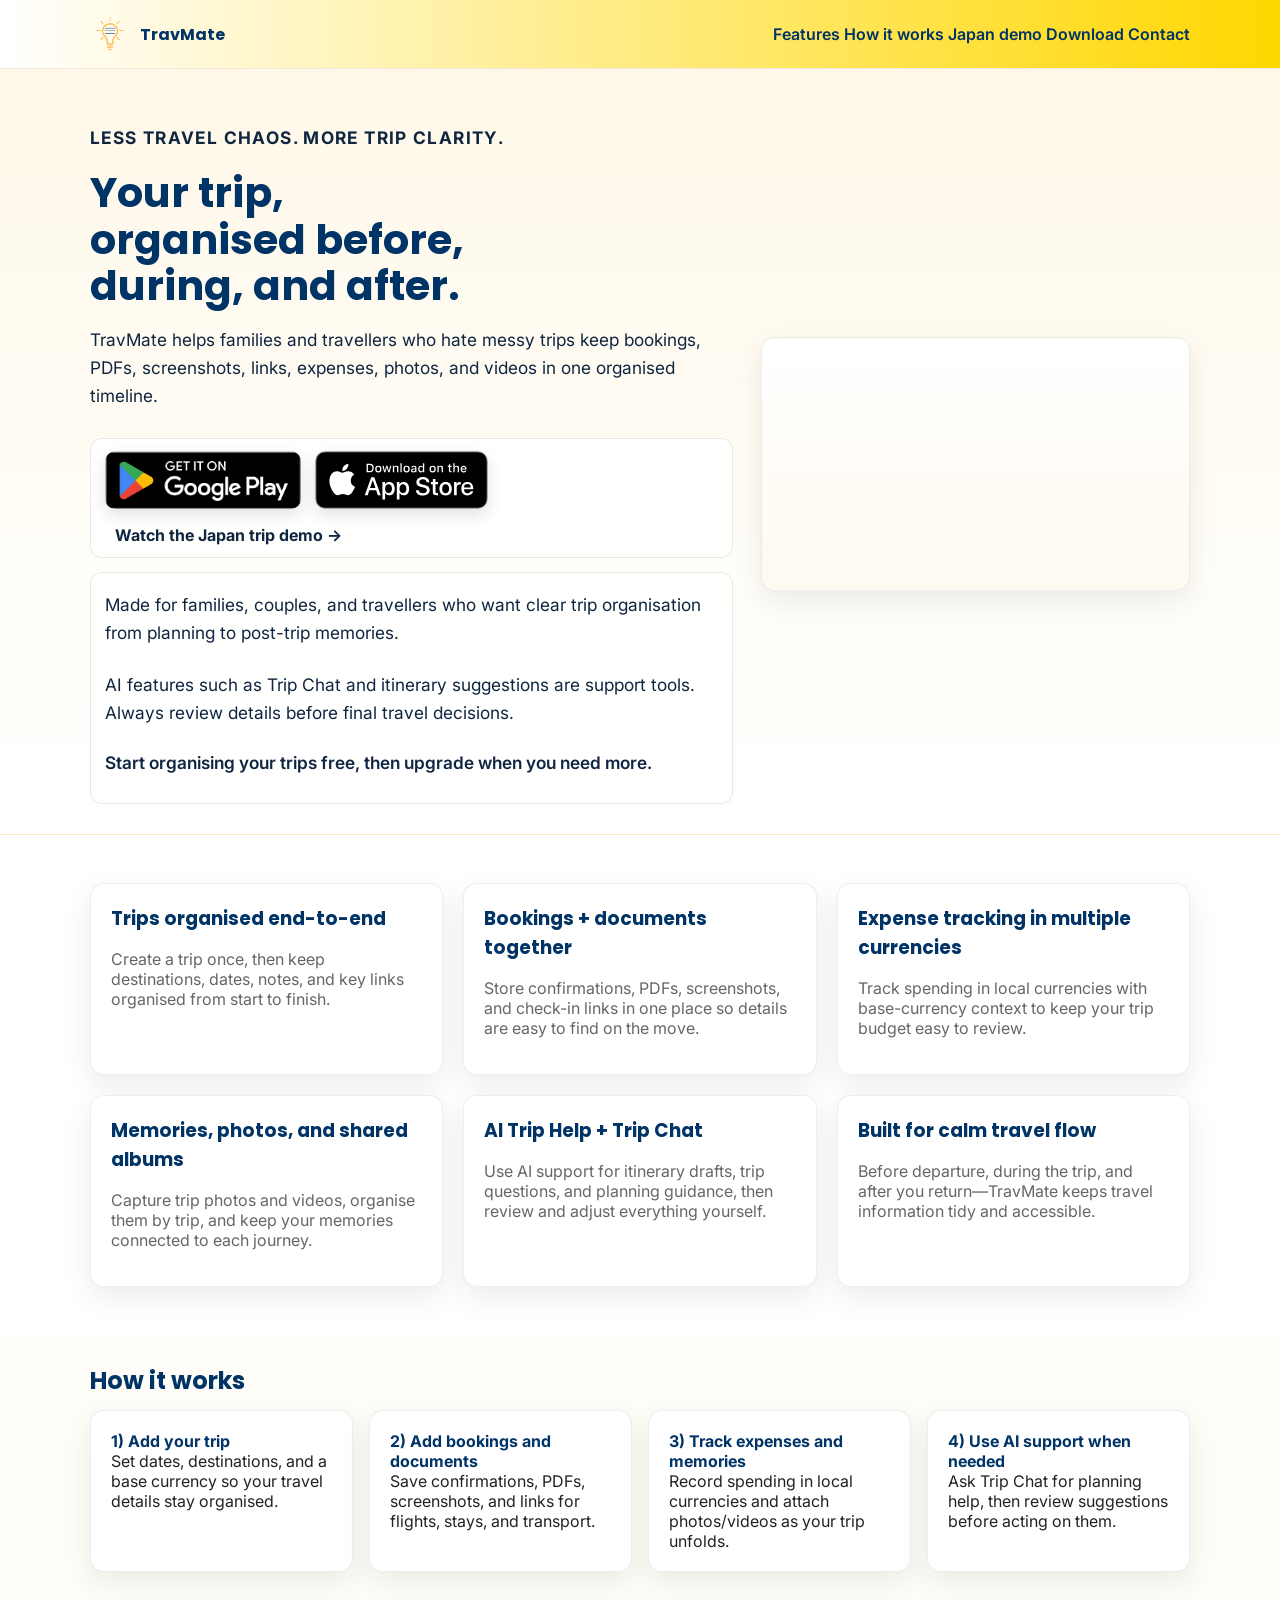
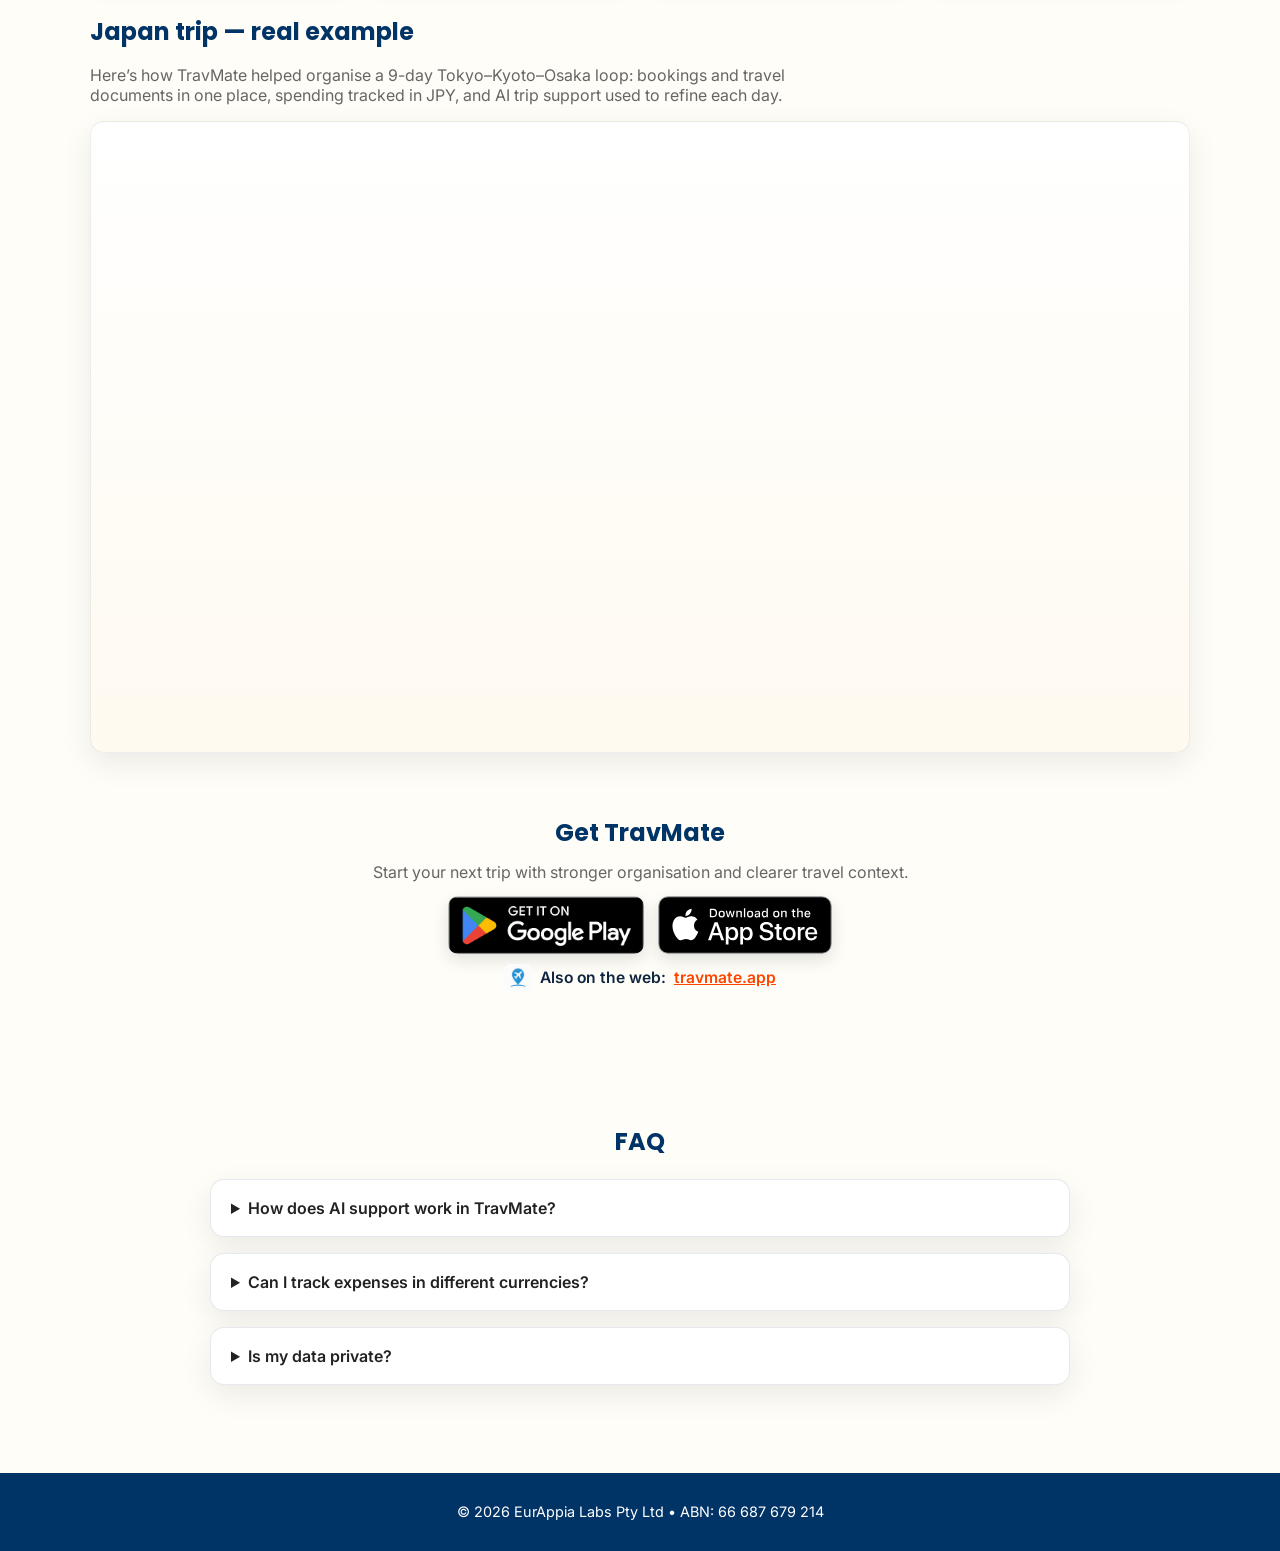
<file: travmate.html>
<!DOCTYPE html>
<html lang="en">
<head>
  <meta charset="UTF-8" />
  <meta name="viewport" content="width=device-width, initial-scale=1" />
  <title>TravMate | Trip Organiser for Bookings, Documents, Expenses, and Memories</title>
  <meta name="description" content="TravMate is a trip organiser for bookings, travel documents, expenses, memories, and AI support before, during, and after every journey." />
  <link rel="icon" type="image/png" href="images/Eurappia_Labs_ico.png" />
  <link href="https://fonts.googleapis.com/css2?family=Poppins:wght@500;700&family=Inter:wght@400;600&display=swap" rel="stylesheet" />
  <link rel="canonical" href="https://eurappia.com/travmate.html" />
<link rel="stylesheet" href="css/theme.css" />
  <link rel="stylesheet" href="css/layout.css" />
  <link rel="stylesheet" href="css/product.css" />

  <!-- Open Graph -->
  <meta property="og:title" content="TravMate | Trip Organiser for Bookings, Documents, Expenses, Memories, and AI Support">
  <meta property="og:description" content="TravMate keeps bookings, travel documents, expenses, memories, and AI trip support organised in one place.">
  <meta property="og:image" content="https://eurappia.com/images/travmate_logo.jpg">
  <meta property="og:url" content="https://eurappia.com/travmate.html">
  <meta property="og:type" content="website">

  <!-- Twitter -->
  <meta name="twitter:card" content="summary_large_image">
  <meta name="twitter:title" content="TravMate | Trip Organiser for Bookings, Documents, Expenses, Memories, and AI Support">
  <meta name="twitter:description" content="TravMate keeps bookings, travel documents, expenses, memories, and AI trip support organised in one place.">
  <meta name="twitter:image" content="https://eurappia.com/images/travmate_logo.jpg">

  <!-- Schema.org (SoftwareApplication) -->
  <script type="application/ld+json">
  {
    "@context":"https://schema.org",
    "@type":"SoftwareApplication",
    "name":"TravMate",
    "operatingSystem":"Android, iOS, Web",
    "applicationCategory":"TravelApplication",
    "description":"Organise bookings, travel documents, expenses, memories, and trip notes with AI support when you need it.",
    "offers":{"@type":"Offer","price":"0","priceCurrency":"USD"},
    "publisher":{"@type":"Organization","name":"EurAppia Labs Pty Ltd"},
    "url":"https://eurappia.com/travmate.html",
    "image":"https://eurappia.com/images/travmate_og.jpg"
  }
  </script>
  <!-- Google tag (gtag.js) -->
  <script async src="https://www.googletagmanager.com/gtag/js?id=G-ESMBDNNXK5"></script>
  <script>
    window.dataLayer = window.dataLayer || [];
    function gtag(){dataLayer.push(arguments);} 
    gtag('js', new Date());
    gtag('config', 'G-ESMBDNNXK5');
  </script>
</head>
<body>

<header>
  <div class="wrap nav">
    <a class="brand" href="index.html">
      <img src="images/Eurappia_Labs_Transparent.png" alt="EurAppia Labs">
      <span>TravMate</span>
    </a>
    <div class="spacer"></div>
    <nav class="links" id="productNav">
      <a href="#features">Features</a>
      <a href="#how">How it works</a>
      <a href="#japan">Japan demo</a>
      <a href="#download">Download</a>
      <a href="index.html#contact">Contact</a>
    </nav>
    <button class="menu-btn" id="menuBtn" aria-label="Open navigation menu" aria-expanded="false" aria-controls="productNav">Menu ☰</button>
  </div>
</header>

<section class="hero">
  <div class="wrap hero-inner">
    <div class="hero-copy">
      <div class="hero-main">
      <p class="eyebrow">Less travel chaos. More trip clarity.</p>
      <h1>Your trip, organised before, during, and after.</h1>
      <p>TravMate helps families and travellers who hate messy trips keep bookings, PDFs, screenshots, links, expenses, photos, and videos in one organised timeline.</p>
      </div>

      <!-- Store badges in hero -->
      <div class="hero-cta">
      <div class="badges">
        <a href="https://play.google.com/store/apps/details?id=com.eurappia.travmate" target="_blank" rel="noopener" aria-label="Get it on Google Play">
          <img class="store" src="images/google-play-badge.png" alt="Get it on Google Play">
        </a>
        <a href="https://apps.apple.com/us/app/travmate/id6751786758" target="_blank" rel="noopener" aria-label="Download on the App Store">
          <img class="store" src="images/appstore-badge.svg" alt="Download on the App Store">
        </a>
        <a class="subcta" href="#japan">Watch the Japan trip demo →</a>
      </div>
      </div>

      <div class="hero-notes">
        <p class="proof">Made for families, couples, and travellers who want clear trip organisation from planning to post-trip memories.</p>
        <p class="ai-note">AI features such as Trip Chat and itinerary suggestions are support tools. Always review details before final travel decisions.</p>
        <p class="offer-note">Start organising your trips free, then upgrade when you need more.</p>
      </div>
    </div>
    <div class="phone">
      <iframe src="https://www.youtube.com/embed/bLMRTL7LK5U"
              title="TravMate App Demo – Organize Trips, Track Expenses, and Get AI Travel Insights"
              allow="accelerometer; autoplay; clipboard-write; encrypted-media; gyroscope; picture-in-picture; web-share"
              allowfullscreen></iframe>
    </div>
  </div>
</section>

<section class="features" id="features">
  <div class="wrap">
    <div class="grid">
      <div class="card">
        <h3>Trips organised end-to-end</h3>
        <p>Create a trip once, then keep destinations, dates, notes, and key links organised from start to finish.</p>
      </div>
      <div class="card">
        <h3>Bookings + documents together</h3>
        <p>Store confirmations, PDFs, screenshots, and check-in links in one place so details are easy to find on the move.</p>
      </div>
      <div class="card">
        <h3>Expense tracking in multiple currencies</h3>
        <p>Track spending in local currencies with base-currency context to keep your trip budget easy to review.</p>
      </div>
      <div class="card">
        <h3>Memories, photos, and shared albums</h3>
        <p>Capture trip photos and videos, organise them by trip, and keep your memories connected to each journey.</p>
      </div>
      <div class="card">
        <h3>AI Trip Help + Trip Chat</h3>
        <p>Use AI support for itinerary drafts, trip questions, and planning guidance, then review and adjust everything yourself.</p>
      </div>
      <div class="card">
        <h3>Built for calm travel flow</h3>
        <p>Before departure, during the trip, and after you return—TravMate keeps travel information tidy and accessible.</p>
      </div>
    </div>
  </div>
</section>

<section class="hiw" id="how">
  <div class="wrap">
    <h2 class="section-title">How it works</h2>
    <div class="steps">
      <div class="step"><b>1) Add your trip</b><br> Set dates, destinations, and a base currency so your travel details stay organised.</div>
      <div class="step"><b>2) Add bookings and documents</b><br> Save confirmations, PDFs, screenshots, and links for flights, stays, and transport.</div>
      <div class="step"><b>3) Track expenses and memories</b><br> Record spending in local currencies and attach photos/videos as your trip unfolds.</div>
      <div class="step"><b>4) Use AI support when needed</b><br> Ask Trip Chat for planning help, then review suggestions before acting on them.</div>
    </div>
  </div>
</section>

<section class="hiw" id="japan">
  <div class="wrap">
    <h2 class="section-title">Japan trip — real example</h2>
    <p class="section-lead">Here’s how TravMate helped organise a 9-day Tokyo–Kyoto–Osaka loop: bookings and travel documents in one place, spending tracked in JPY, and AI trip support used to refine each day.</p>
    <div class="phone grid-top">
      <iframe src="https://www.youtube.com/embed/S0bu61v_KAY"
              title="Japan with TravMate"
              allow="accelerometer; autoplay; clipboard-write; encrypted-media; gyroscope; picture-in-picture; web-share"
              allowfullscreen></iframe>
    </div>
  </div>
</section>

<section class="download" id="download">
  <div class="wrap center">
    <h2 class="section-title">Get TravMate</h2>
    <p class="download-lead">Start your next trip with stronger organisation and clearer travel context.</p>

    <div class="store-row">
      <a href="https://play.google.com/store/apps/details?id=com.eurappia.travmate" target="_blank" rel="noopener" aria-label="Get it on Google Play">
        <img class="store" src="images/google-play-badge.png" alt="Get it on Google Play">
      </a>
      <a href="https://apps.apple.com/us/app/travmate/id6751786758" target="_blank" rel="noopener" aria-label="Download on the App Store">
        <img class="store" src="images/appstore-badge.svg" alt="Download on the App Store">
      </a>
    </div>

    <p class="web-note"><img class="web-icon" src="images/travmate_logo.jpg" alt="TravMate logo"> Also on the web: <a href="https://travmate.app" target="_blank" rel="noopener" class="web-link">travmate.app</a></p>
  </div>
</section>

<section class="faq" id="faq">
  <div class="wrap">
    <h2>FAQ</h2>
    <details>
      <summary>How does AI support work in TravMate?</summary>
      <p>TravMate can draft trip outlines and answer questions through Trip Chat using your trip context. AI outputs are optional support and should be reviewed before final decisions.</p>
    </details>
    <details>
      <summary>Can I track expenses in different currencies?</summary>
      <p>Yes. Log expenses in local currency; TravMate stores a rate to your base currency so totals make sense later.</p>
    </details>
    <details>
      <summary>Is my data private?</summary>
      <p>Your trips, documents, and media are your own. You can delete any item any time from within the app.</p>
    </details>
  </div>
</section>

<footer>
  <div class="wrap">
    <p>© 2026 EurAppia Labs Pty Ltd • ABN: 66 687 679 214</p>
  </div>
</footer>

<script>
  // mobile menu
  const btn = document.getElementById('menuBtn');
  const nav = document.getElementById('productNav');
  btn.addEventListener('click', (e) => {
    e.stopPropagation();
    const opened = nav.classList.toggle('open');
    btn.setAttribute('aria-expanded', opened ? 'true' : 'false');
  });
  document.body.addEventListener('click', (e) => {
    if (nav.classList.contains('open') && !nav.contains(e.target) && !btn.contains(e.target)) {
      nav.classList.remove('open');
      btn.setAttribute('aria-expanded', 'false');
    }
  });

  // simple outbound click tracking (optional)
  document.querySelectorAll('a[target="_blank"]').forEach(a=>{
    a.addEventListener('click',()=>{ try{ console.log('Outbound:', a.href); }catch(e){} });
  });
</script>
</body>
</html>
</file>
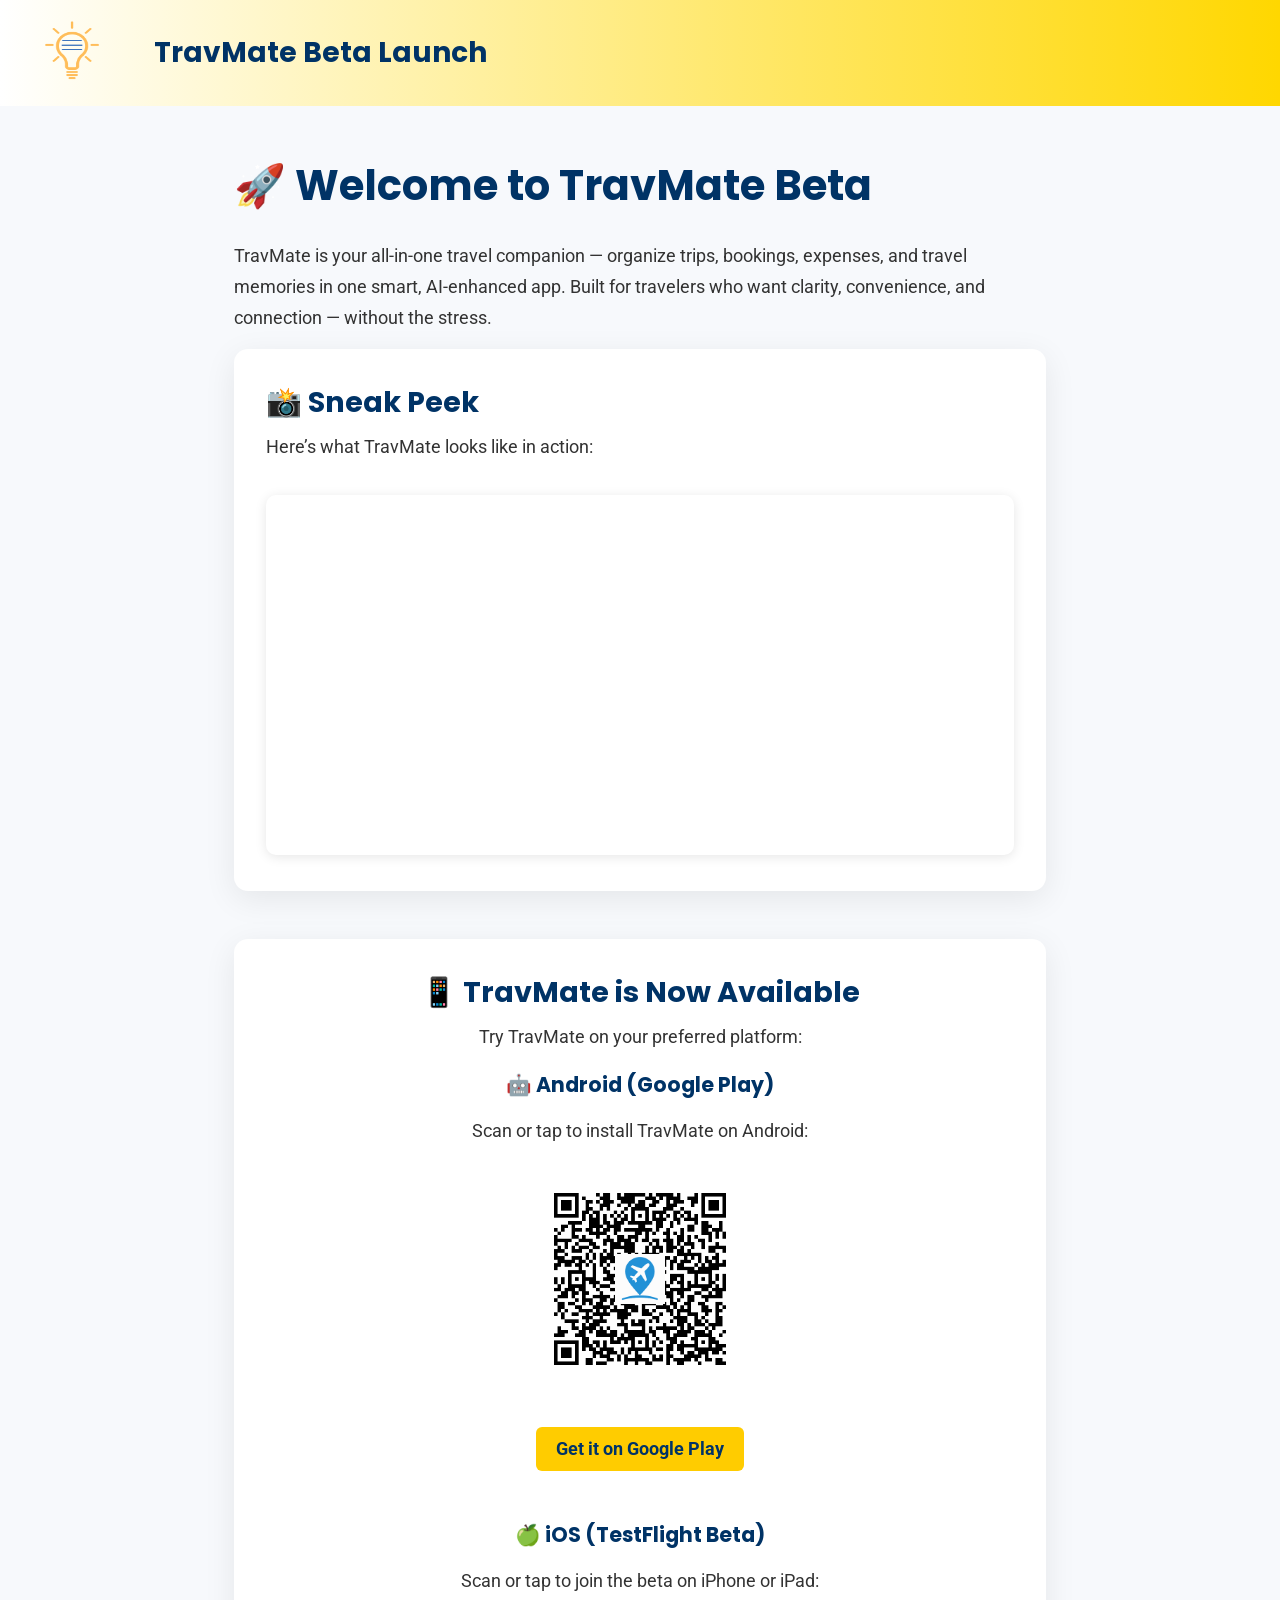
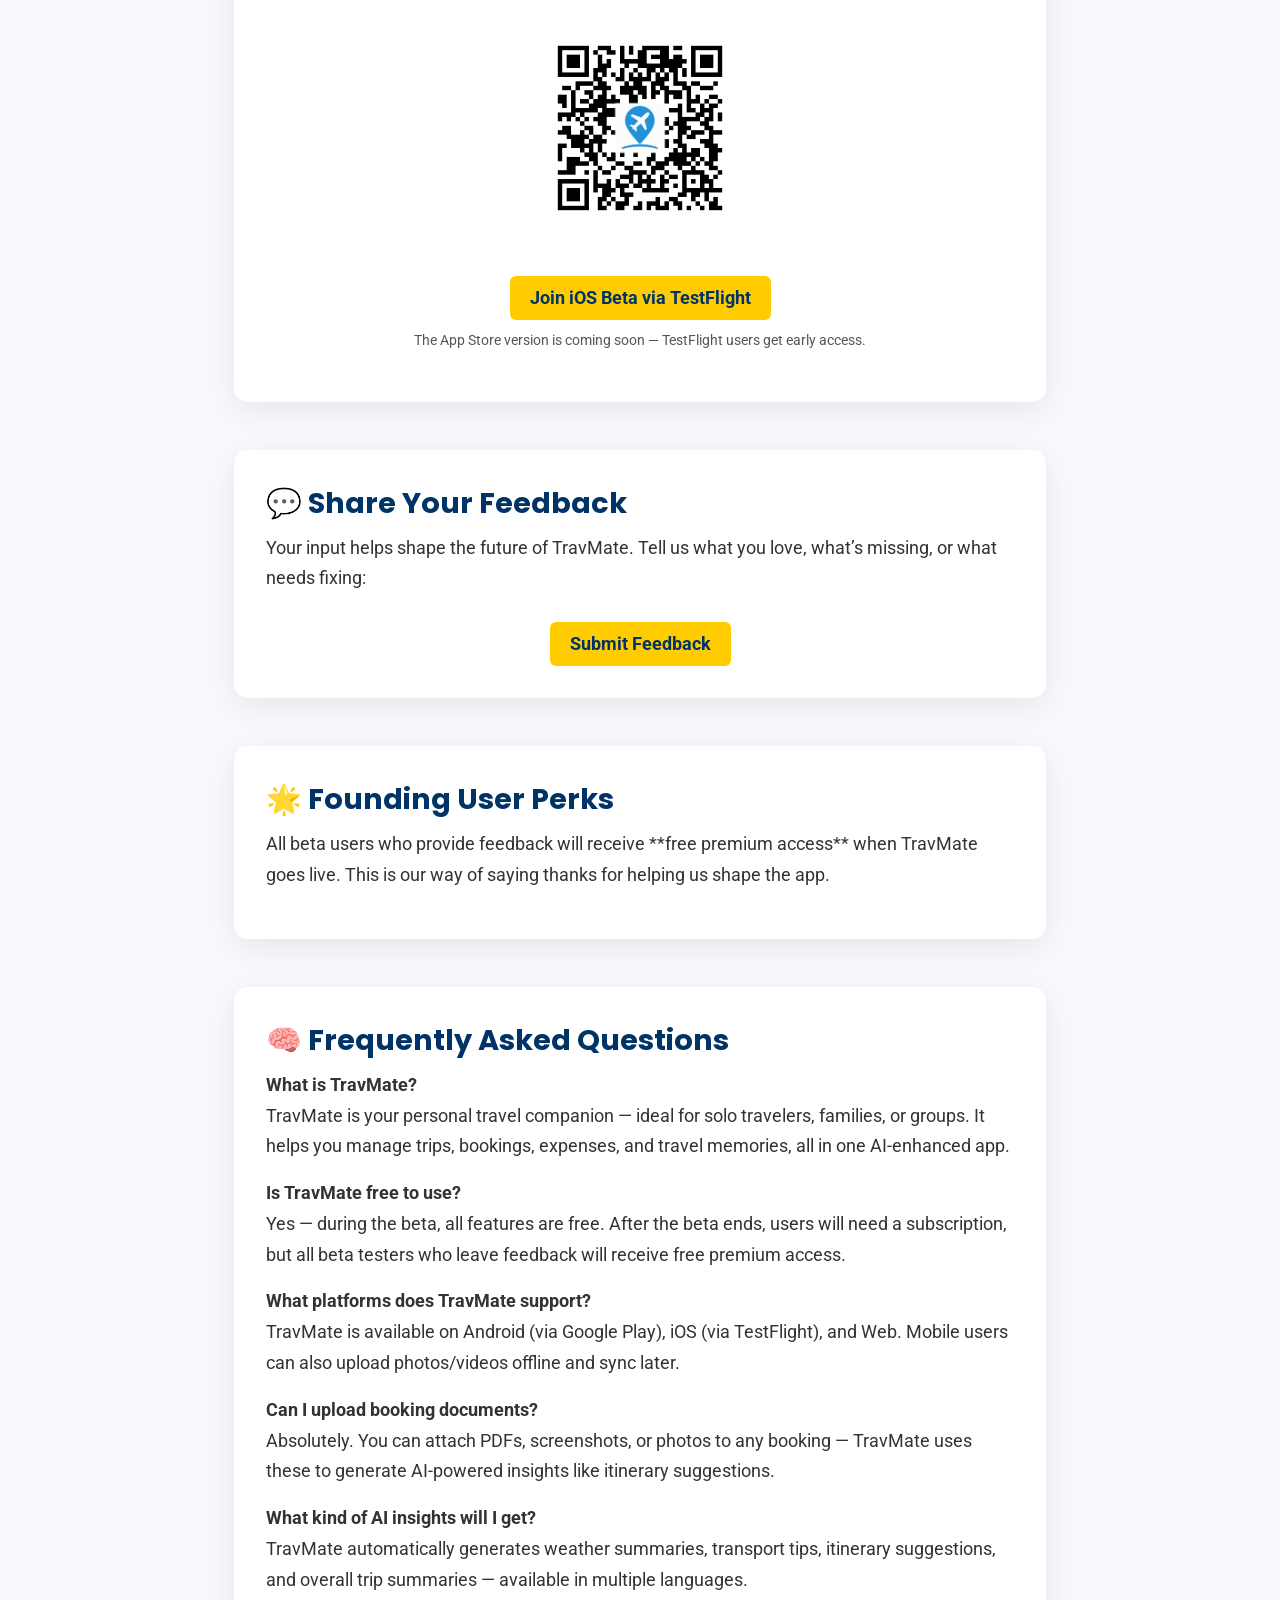
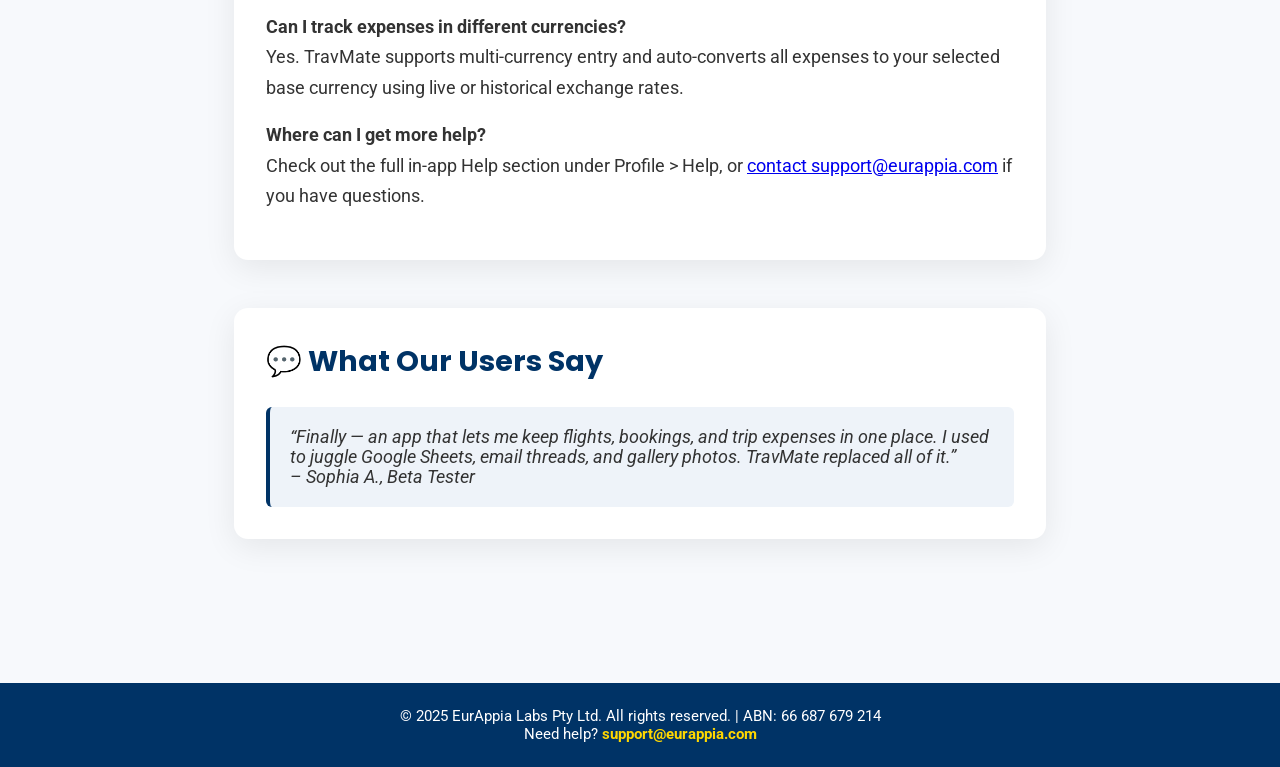
<file: travmate_launch_page.html>
<!DOCTYPE html>
<html lang="en">
<head>
  <meta charset="UTF-8" />
  <meta name="viewport" content="width=device-width, initial-scale=1.0" />
  <meta name="description" content="Try TravMate – your all-in-one travel companion." />
  <title>TravMate Beta Launch – EurAppia Labs</title>
  <link rel="stylesheet" href="css/styles.css" />
  <link href="https://fonts.googleapis.com/css2?family=Poppins:wght@400;600&family=Roboto&display=swap" rel="stylesheet" />
  <style>
    body {
      font-family: 'Roboto', sans-serif;
      background-color: #f7f9fc;
    }
    .launch-container {
      max-width: 860px;
      margin: auto;
      padding: 3rem 1.5rem;
      font-size: 1.1rem;
      color: #333;
    }
    .launch-container h1, .launch-container h2, .launch-container h3 {
      font-family: 'Poppins', sans-serif;
      color: #003366;
      margin-bottom: 1rem;
    }
    .launch-container h1 {
      font-size: 2.6rem;
      margin-bottom: 1.5rem;
    }
    .launch-container h2 {
      font-size: 1.8rem;
      margin-bottom: 0.5rem;
    }
    .launch-container p {
      font-size: 1.1rem;
      line-height: 1.75;
      margin-bottom: 1rem;
    }
    .launch-section {
      margin-bottom: 3rem;
      background: #fff;
      padding: 2rem;
      border-radius: 14px;
      box-shadow: 0 8px 32px rgba(0,0,0,0.08);
      transition: transform 0.3s, box-shadow 0.3s;
    }
    .launch-section:hover {
      transform: translateY(-4px);
      box-shadow: 0 12px 40px rgba(0,0,0,0.12);
    }
    .launch-btn {
      display: inline-block;
      background: #ffcc00;
      color: #003366;
      padding: 0.75rem 1.25rem;
      margin-top: 0.75rem;
      text-decoration: none;
      border-radius: 6px;
      font-weight: bold;
      transition: background .3s, transform .2s;
    }
    .launch-btn:hover {
      background: #e6b800;
      transform: scale(1.04);
    }
    iframe {
      width: 100%;
      height: 360px;
      border: none;
      margin-top: 1rem;
      border-radius: 10px;
      box-shadow: 0 2px 12px rgba(0, 0, 0, 0.1);
    }
    ul.download-links {
      list-style: none;
      padding-left: 0;
      display: flex;
      gap: 1.5rem;
      flex-wrap: wrap;
    }
    ul.download-links li img {
      max-height: 60px;
      transition: transform .2s;
    }
    ul.download-links li img:hover {
      transform: scale(1.05);
    }
    .testimonial {
      font-style: italic;
      background: #eef3f9;
      padding: 1.25rem;
      border-left: 4px solid #003366;
      border-radius: 6px;
      margin-top: 1.5rem;
    }
  </style>
</head>
<body>
  <header>
    <div class="logo">
      <a href="index.html">
        <img src="images/Eurappia_Labs_Transparent.png" alt="EurAppia Labs Pty Ltd" style="max-width: 160px;">
      </a>
    </div>
    <div class="HeaderText">
      <h1>TravMate Beta Launch</h1>
    </div>
  </header>

  <main class="launch-container">
    <h1>🚀 Welcome to TravMate Beta</h1>
    <p>TravMate is your all-in-one travel companion — organize trips, bookings, expenses, and travel memories in one smart, AI-enhanced app. Built for travelers who want clarity, convenience, and connection — without the stress.</p>

    <div class="launch-section">
      <h2>📸 Sneak Peek</h2>
      <p>Here’s what TravMate looks like in action:</p>
      <iframe src="https://www.loom.com/embed/db43321fd0ee48799c992877b70ff4f6?sid=235f36e4-d60f-42fb-a28f-06d456e90498" allowfullscreen></iframe>
    </div>

    <div class="launch-section" style="text-align: center;">
      <h2>📱 TravMate is Now Available</h2>
      <p>Try TravMate on your preferred platform:</p>

      <!-- Android -->
      <div style="margin-bottom: 3rem;">
        <h3>🤖 Android (Google Play)</h3>
        <p>Scan or tap to install TravMate on Android:</p>
        <img src="images/travmate_qr_google_play.png" alt="TravMate Google Play QR" style="max-width: 200px; margin: 1rem auto;" />
        <div style="margin-top: 1rem;">
          <a class="launch-btn" href="https://play.google.com/store/apps/details?id=com.eurappia.travmate" target="_blank">Get it on Google Play</a>
        </div>
      </div>

      <!-- iOS -->
      <div>
        <h3>🍏 iOS (TestFlight Beta)</h3>
        <p>Scan or tap to join the beta on iPhone or iPad:</p>
        <img src="images/travmate_qr_testflight.png" alt="TravMate TestFlight QR" style="max-width: 200px; margin: 1rem auto;" />
        <div style="margin-top: 1rem;">
          <a class="launch-btn" href="https://testflight.apple.com/join/XAdwDuQ9" target="_blank">Join iOS Beta via TestFlight</a>
        </div>
        <p style="font-size: 0.9rem; color: #555; margin-top: 0.5rem;">
          The App Store version is coming soon — TestFlight users get early access.
        </p>
      </div>
    </div>


    <div class="launch-section">
      <h2>💬 Share Your Feedback</h2>
      <p>Your input helps shape the future of TravMate. Tell us what you love, what’s missing, or what needs fixing:</p>
      <div style="text-align: center; margin-top: 1rem;">
        <a class="launch-btn" href="https://forms.gle/pmB2yqSXWcqshpru5" target="_blank">Submit Feedback</a>
      </div>
    </div>

    <div class="launch-section">
      <h2>🌟 Founding User Perks</h2>
      <p>All beta users who provide feedback will receive **free premium access** when TravMate goes live. This is our way of saying thanks for helping us shape the app.</p>
    </div>

    <div class="launch-section">
      <h2>🧠 Frequently Asked Questions</h2>

      <p><strong>What is TravMate?</strong><br>
      TravMate is your personal travel companion — ideal for solo travelers, families, or groups. It helps you manage trips, bookings, expenses, and travel memories, all in one AI-enhanced app.</p>

      <p><strong>Is TravMate free to use?</strong><br>
      Yes — during the beta, all features are free. After the beta ends, users will need a subscription, but all beta testers who leave feedback will receive free premium access.</p>

      <p><strong>What platforms does TravMate support?</strong><br>
      TravMate is available on Android (via Google Play), iOS (via TestFlight), and Web. Mobile users can also upload photos/videos offline and sync later.</p>

      <p><strong>Can I upload booking documents?</strong><br>
      Absolutely. You can attach PDFs, screenshots, or photos to any booking — TravMate uses these to generate AI-powered insights like itinerary suggestions.</p>

      <p><strong>What kind of AI insights will I get?</strong><br>
      TravMate automatically generates weather summaries, transport tips, itinerary suggestions, and overall trip summaries — available in multiple languages.</p>

      <p><strong>Can I track expenses in different currencies?</strong><br>
      Yes. TravMate supports multi-currency entry and auto-converts all expenses to your selected base currency using live or historical exchange rates.</p>

      <p><strong>Where can I get more help?</strong><br>
      Check out the full in-app Help section under Profile > Help, or <a href="mailto:support@eurappia.com">contact support@eurappia.com</a> if you have questions.</p>
    </div>

    <div class="launch-section">
      <h2>💬 What Our Users Say</h2>
      <div class="testimonial">
        “Finally — an app that lets me keep flights, bookings, and trip expenses in one place. I used to juggle Google Sheets, email threads, and gallery photos. TravMate replaced all of it.”
        <br>– Sophia A., Beta Tester
      </div>
    </div>
  </main>

  <footer style="text-align: center; font-size: 0.95rem; margin-top: 3rem; padding: 1.5rem;">
    <p>&copy; 2025 EurAppia Labs Pty Ltd. All rights reserved. | ABN: 66 687 679 214</p>
    <p>Need help? <a href="mailto:support@eurappia.com">support@eurappia.com</a></p>
  </footer>
</body>
</html>
</file>
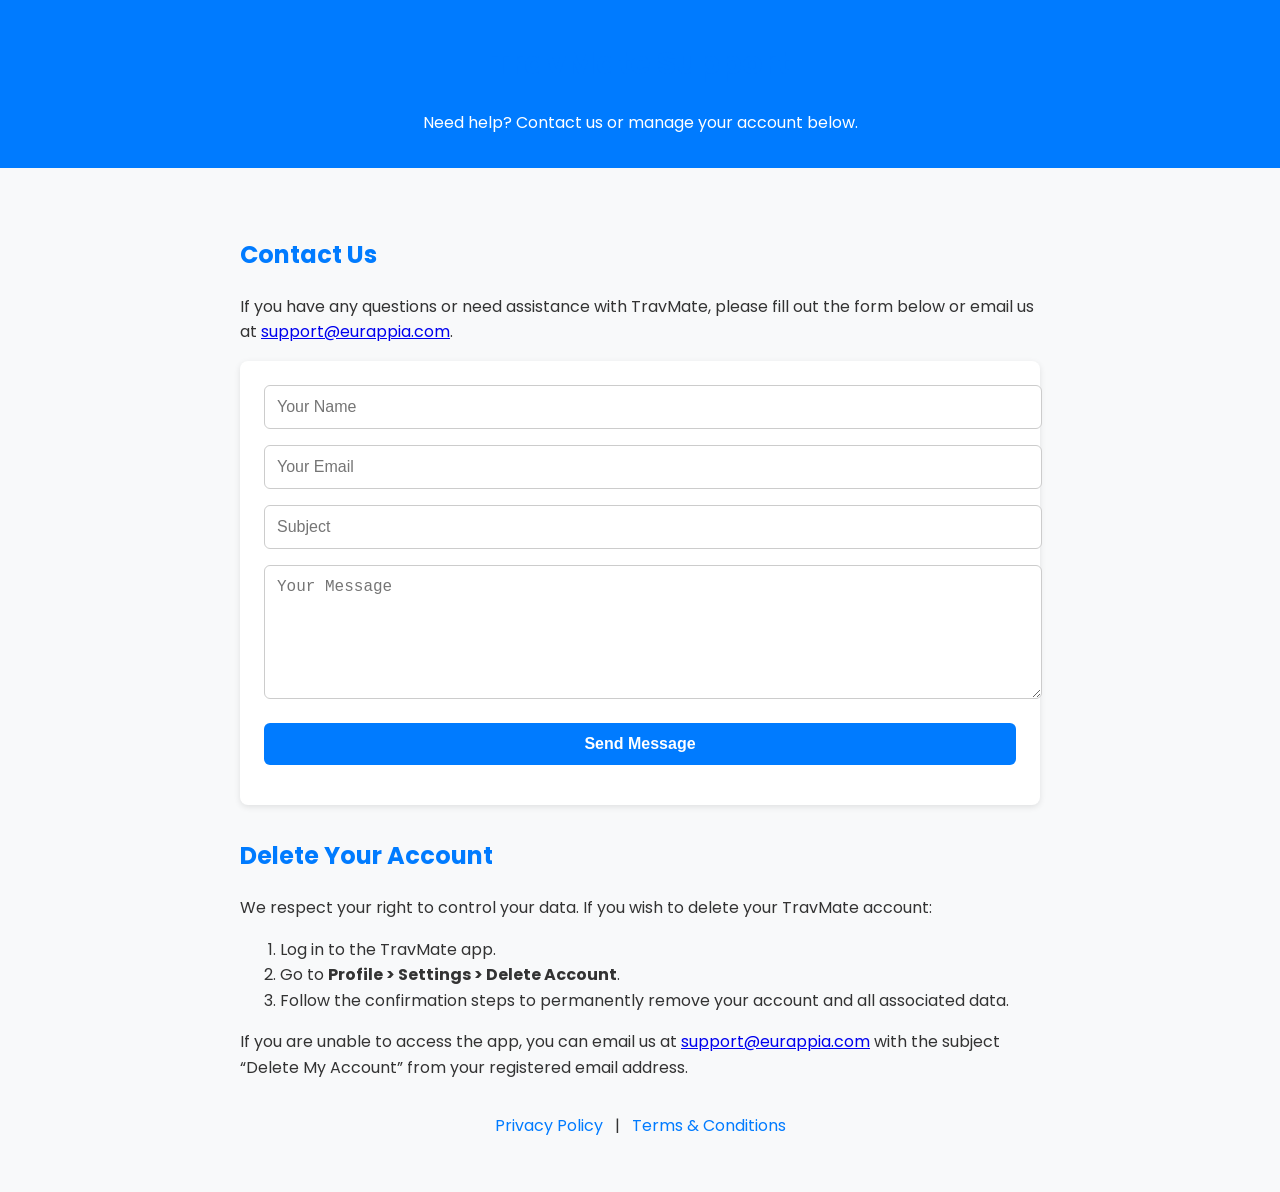
<file: travmate_support.html>
<!DOCTYPE html>
<html lang="en">
<head>
  <meta charset="UTF-8" />
  <meta name="viewport" content="width=device-width, initial-scale=1.0" />
  <title>TravMate Support</title>
  <link href="https://fonts.googleapis.com/css2?family=Poppins:wght@400;600&display=swap" rel="stylesheet" />
  <style>
    body {
      font-family: 'Poppins', sans-serif;
      background-color: #f8f9fa;
      color: #333;
      margin: 0;
      padding: 0;
      line-height: 1.6;
    }
    header {
      background-color: #007bff;
      color: white;
      padding: 1rem;
      text-align: center;
    }
    main {
      max-width: 800px;
      margin: 2rem auto;
      padding: 1rem;
    }
    h1, h2 {
      color: #007bff;
    }
    form {
      background: white;
      padding: 1.5rem;
      border-radius: 8px;
      box-shadow: 0 2px 6px rgba(0,0,0,0.1);
      margin-bottom: 2rem;
    }
    input, textarea, button {
      width: 100%;
      padding: 0.75rem;
      margin-bottom: 1rem;
      border: 1px solid #ccc;
      border-radius: 6px;
      font-size: 1rem;
    }
    button {
      background-color: #007bff;
      color: white;
      border: none;
      cursor: pointer;
      font-weight: 600;
    }
    button:hover {
      background-color: #0056b3;
    }
    .footer-links {
      margin-top: 2rem;
      text-align: center;
    }
    .footer-links a {
      color: #007bff;
      text-decoration: none;
      margin: 0 0.5rem;
    }
    .footer-links a:hover {
      text-decoration: underline;
    }
  </style>
</head>
<body>

  <header>
    <h1>TravMate Support</h1>
    <p>Need help? Contact us or manage your account below.</p>
  </header>

  <main>
    <!-- Contact Form -->
    <section>
      <h2>Contact Us</h2>
      <p>If you have any questions or need assistance with TravMate, please fill out the form below or email us at 
        <a href="mailto:support@eurappia.com">support@eurappia.com</a>.
      </p>
      <form action="mailto:support@eurappia.com" method="post" enctype="text/plain">
        <input type="text" name="name" placeholder="Your Name" required />
        <input type="email" name="email" placeholder="Your Email" required />
        <input type="text" name="subject" placeholder="Subject" required />
        <textarea name="message" rows="6" placeholder="Your Message" required></textarea>
        <button type="submit">Send Message</button>
      </form>
    </section>

    <!-- Account Deletion -->
    <section>
      <h2>Delete Your Account</h2>
      <p>We respect your right to control your data. If you wish to delete your TravMate account:</p>
      <ol>
        <li>Log in to the TravMate app.</li>
        <li>Go to <strong>Profile &gt; Settings &gt; Delete Account</strong>.</li>
        <li>Follow the confirmation steps to permanently remove your account and all associated data.</li>
      </ol>
      <p>If you are unable to access the app, you can email us at 
        <a href="mailto:support@eurappia.com">support@eurappia.com</a> with the subject “Delete My Account” from your registered email address.
      </p>
    </section>

    <!-- Footer Links -->
    <div class="footer-links">
      <a href="https://travmate.app/privacy-policy.html">Privacy Policy</a> | 
      <a href="https://travmate.app/terms.html">Terms &amp; Conditions</a>
    </div>
  </main>

</body>
</html>
</file>
<file: css/theme.css>
:root {
  --color-blue: #003366;
  --color-blue-deep: #0f2540;
  --color-gold: #ffd700;
  --color-gold-warm: #ffa500;
  --color-orange: #ff4500;
  --color-orange-deep: #e63900;
  --color-cream: #fffdf7;
  --color-card: #ffffff;
  --color-ink: #222222;
  --color-muted: #666666;
  --shadow-soft: 0 10px 30px rgba(0, 0, 0, 0.08);
  --radius-card: 14px;
  --container: 1100px;
}

* { box-sizing: border-box; }
html, body { margin: 0; padding: 0; }
body {
  font-family: Inter, Roboto, system-ui, -apple-system, Segoe UI, Arial, sans-serif;
  background: var(--color-cream);
  color: var(--color-ink);
  overflow-x: hidden;
}

h1, h2, h3, h4 {
  font-family: Poppins, sans-serif;
  color: var(--color-blue);
}

a { color: var(--color-blue); }

.cta-btn,
.cta {
  display: inline-block;
  background: var(--color-orange);
  color: #fff;
  border: none;
  border-radius: 999px;
  padding: 0.85rem 1.35rem;
  text-decoration: none;
  font-weight: 700;
}

.cta-btn:hover,
.cta:hover {
  background: var(--color-orange-deep);
}
</file>
<file: css/layout.css>
.container, .wrap {
  width: min(var(--container), calc(100% - 2rem));
  margin: 0 auto;
}

header {
  position: sticky;
  top: 0;
  z-index: 1000;
  background: linear-gradient(90deg, #fff, var(--color-gold));
  box-shadow: 0 1px 0 rgba(0,0,0,0.06);
}

footer {
  background: var(--color-blue);
  color: #fff;
  text-align: center;
  padding: 1rem;
  margin-top: 1.5rem;
  font-size: 0.9rem;
}

footer a { color: var(--color-gold); }

@media (max-width: 1024px) {
  .container, .wrap { width: min(var(--container), calc(100% - 1.5rem)); }
}

@media (max-width: 900px) {
  .menu, .menu-toggle { display: block !important; }
}
</file>
<file: css/home.css>
header { display:flex; align-items:center; padding:1em 2em; }
.logo img { width: clamp(50px, 8vw, 80px); height: clamp(40px, 6vw, 70px); }
.HeaderText h1 { font-size: clamp(18px, 4vw, 28px); margin-left: 1.2em; }
nav { display:flex; gap:1rem; margin-left:auto; }
nav a { text-decoration:none; font-weight:700; }
.menu-btn { display:none; font:inherit; font-weight:700; color:var(--color-blue); background:transparent; border:0; cursor:pointer; margin-left:1rem; }

.hero {
  display: grid;
  grid-template-columns: 1.1fr .9fr;
  gap: 2rem;
  align-items: center;
  padding: 4.5em 2.5em;
  background: linear-gradient(180deg, #fffdf7 0%, #fff8e3 70%, #ffffff 100%);
  color: var(--color-blue);
}
.hero-copy { text-align: left; max-width: 680px; }
.hero .eyebrow {
  margin: 0 0 .8rem;
  font-size: .95rem;
  font-weight: 700;
  letter-spacing: .06em;
  text-transform: uppercase;
  color: #7a5a00;
}
.hero h2 { font-size: clamp(2rem, 4vw, 3.2rem); margin: 0; line-height: 1.15; }
.hero p { font-size:1.1rem; margin:1rem 0 1.4rem; max-width: 62ch; color: #27476a; }
.hero-actions { display:flex; gap:.75rem; justify-content:flex-start; flex-wrap:wrap; margin-bottom:.25rem; }
.carousel {
  position: relative;
  max-width: 540px;
  width: 100%;
  margin: 0 auto;
  overflow: hidden;
  border-radius: 16px;
  border: 1px solid rgba(0, 51, 102, .08);
  box-shadow: 0 12px 30px rgba(0,0,0,.12);
  background: #fff;
}
.carousel img { margin: 0 auto; width: 100%; aspect-ratio: 4 / 5; object-fit: cover; background: #fff; display: none; }
.carousel img.active { display: block; animation: fade 1s ease-in; }
@keyframes fade { 0% { opacity: .5; } 100% { opacity: 1; } }
.carousel-controls { position: absolute; bottom: 12px; left: 50%; transform: translateX(-50%); display: flex; gap: 8px; }
.dot { width: 16px; height: 16px; border-radius: 50%; background: #bbb; cursor: pointer; transition: transform .2s; }
.dot.active { background: var(--color-gold-warm); transform: scale(1.2); }
.about,.featured-app { padding:4em 2em; text-align:center; background:#fff; }
.about p { max-width: 760px; margin: .6rem auto 0; color: #3e4e61; }
.featured-app { scroll-margin-top: 90px; }
.app-grid { display:flex; flex-wrap:wrap; gap:2rem; justify-content:center; padding: 1rem 0; }
.app-card {
  flex: 1 1 300px;
  max-width: 410px;
  background: linear-gradient(180deg, #ffffff 0%, #fffcf1 100%);
  border-radius: 16px;
  border: 1px solid rgba(0, 51, 102, .08);
  box-shadow: 0 8px 24px rgba(0,0,0,.08);
  display: flex;
  flex-direction: column;
  align-items: center;
  padding: 2rem 1.5rem;
  text-align: center;
}
.app-image img {
  width: 104px;
  height: 104px;
  object-fit: contain;
  margin-bottom: 1.2rem;
  border-radius: 20px;
  box-shadow: 0 6px 14px rgba(0,0,0,.08);
}
.app-card-content h4 { margin-top: .2rem; margin-bottom: .6rem; }
.app-card-content p { color: #45576c; line-height: 1.55; margin-top: 0; min-height: 78px; }
.trust-strip {
  display: grid;
  grid-template-columns: repeat(4, 1fr);
  gap: .75rem 1rem;
  padding: 1.25rem 2rem;
  background: #f8fbff;
  border-top: 1px solid rgba(0, 51, 102, .12);
  border-bottom: 1px solid rgba(0, 51, 102, .12);
  text-align: center;
}
.trust-strip p { margin: .2rem 0; color: #1e3c60; font-size: .95rem; }

@media (max-width: 768px) {
  .menu-btn { display:block; }
  nav { display:none; position:fixed; top:0; right:-100%; height:100%; width:240px; flex-direction:column; background:#fff; padding:4.5em 1rem 1rem; box-shadow:-2px 0 8px rgba(0,0,0,.1); z-index:1090; }
  nav a { display:block; padding:.75rem .25rem; }
  nav.open { display:flex; right:0; }
  .hero { grid-template-columns: 1fr; padding: 3.2em 1.25em; }
  .hero-copy { text-align: center; margin: 0 auto; }
  .hero-actions { justify-content: center; }
  .carousel { max-width: 420px; }
  .app-card-content p { min-height: auto; }
  .trust-strip { grid-template-columns: 1fr 1fr; padding: 1rem; }
  .app-grid { flex-direction: column; }
}

@media (max-width: 520px) {
  .trust-strip { grid-template-columns: 1fr; }
}
</file>
<file: css/about.css>
.about-main {
  max-width: 1020px;
  margin: 0 auto;
  padding: 1.6rem 1rem 2.5rem;
}

header {
  display: flex;
  align-items: center;
  gap: 0.6rem;
  padding: 1em 2em;
}

.logo img {
  width: clamp(56px, 8vw, 88px);
  height: auto;
}

.HeaderText h1 {
  font-size: clamp(1.1rem, 2.2vw, 1.55rem);
  margin: 0 0 0 0.7em;
}

nav {
  display: flex;
  gap: 1rem;
  margin-left: auto;
}

nav a {
  text-decoration: none;
  font-weight: 700;
}

.menu-btn {
  display: none;
  font: inherit;
  font-weight: 700;
  color: var(--color-blue);
  background: transparent;
  border: 0;
  cursor: pointer;
  margin-left: 1rem;
}

.about-hero,
.about-card {
  background: linear-gradient(160deg, #ffffff 0%, #fffaf0 100%);
  border-radius: 14px;
  border: 1px solid rgba(0, 51, 102, 0.08);
  box-shadow: var(--shadow-soft);
  padding: 1.8rem 1.5rem;
  margin: 0 0 1.2rem;
}

.about-hero {
  position: relative;
  overflow: hidden;
}

.about-hero::after {
  content: "";
  position: absolute;
  inset: auto -120px -120px auto;
  width: 240px;
  height: 240px;
  border-radius: 50%;
  background: radial-gradient(circle, rgba(255, 165, 0, 0.25), rgba(255, 165, 0, 0));
  pointer-events: none;
}

.eyebrow {
  display: inline-block;
  margin: 0 0 0.45rem;
  padding: 0.3rem 0.7rem;
  border-radius: 999px;
  background: rgba(255, 165, 0, 0.15);
  color: var(--color-blue-deep);
  font-weight: 700;
  font-size: 0.88rem;
}

.about-main h2 {
  color: var(--color-blue-deep);
  margin: 0 0 0.75rem;
}

.about-hero h2 {
  font-size: clamp(1.5rem, 4vw, 2.2rem);
  max-width: 720px;
}

.hero-copy,
.about-main p,
.about-main ul {
  line-height: 1.68;
  color: #3f4754;
}

.hero-copy {
  max-width: 800px;
  margin: 0.55rem 0 0.65rem;
  font-size: 1.03rem;
}

.hero-signature {
  margin: 0;
  color: #9f5e00;
  font-weight: 700;
}

.about-main p,
.about-main ul {
  max-width: 850px;
  margin: 0.45rem 0;
}

.value-list {
  padding-left: 1.2rem;
}

.value-list li {
  margin-bottom: 0.55rem;
}

.founder-card {
  border-left: 4px solid rgba(255, 165, 0, 0.65);
}

.app-grid {
  display: grid;
  grid-template-columns: repeat(2, minmax(0, 1fr));
  gap: 1rem;
}

.app-item {
  background: #ffffff;
  border: 1px solid rgba(0, 51, 102, 0.12);
  border-radius: 12px;
  padding: 1rem;
}

.app-item h3 {
  margin: 0;
  color: var(--color-blue);
}

.app-title {
  display: flex;
  align-items: center;
  gap: 0.6rem;
  margin: 0 0 0.4rem;
}

.app-logo {
  width: clamp(32px, 6vw, 42px);
  height: clamp(32px, 6vw, 42px);
  object-fit: cover;
  border-radius: 8px;
  border: 1px solid rgba(0, 51, 102, 0.12);
  background: #fff;
  flex-shrink: 0;
}


.app-item a {
  display: inline-block;
  margin-top: 0.2rem;
  color: #9f5e00;
  font-weight: 700;
}

@media (max-width: 900px) {
  header {
    padding: 0.9em 1rem;
  }

  .HeaderText h1 {
    margin-left: 0.4em;
    font-size: 1.02rem;
  }

  .menu-btn {
    display: block;
  }

  nav {
    display: none;
    position: fixed;
    top: 0;
    right: -100%;
    height: 100%;
    width: 240px;
    flex-direction: column;
    background: #fff;
    padding: 4.5em 1rem 1rem;
    box-shadow: -2px 0 8px rgba(0, 0, 0, 0.1);
    z-index: 1090;
  }

  nav a {
    display: block;
    padding: 0.75rem 0.25rem;
  }

  nav.open {
    display: flex;
    right: 0;
  }

  .about-main {
    padding-top: 1.1rem;
  }

  .about-hero,
  .about-card {
    padding: 1.35rem 1rem;
  }

  .app-grid {
    grid-template-columns: 1fr;
  }
}
</file>
<file: css/product.css>
.nav { display:flex; align-items:center; gap:18px; padding:14px 0; }
.brand { display:flex; align-items:center; gap:10px; text-decoration:none; }
.brand img { height:40px; }
.brand span { font-family:Poppins,sans-serif; font-weight:700; color:var(--color-blue); }
.spacer { flex:1; }
.nav a { text-decoration:none; font-weight:600; }
.menu-btn { display:none; font:inherit; font-weight:700; color:var(--color-blue); background:transparent; border:0; cursor:pointer; }

.hero { background: linear-gradient(180deg, #fff8e9 0%, #fffdf7 62%, #ffffff 100%); padding:56px 0 30px; border-bottom: 1px solid rgba(243, 185, 79, 0.25); }
.hero-inner { display:grid; grid-template-columns:1.2fr .8fr; gap:28px; align-items:center; }
.hero h1 { font-size: clamp(1.9rem, 3.2vw, 2.8rem); line-height:1.14; margin:0 0 12px; max-width: 18ch; text-wrap: balance; }
.eyebrow { font-size: clamp(.76rem, .48vw + .64rem, .9rem); font-weight: 700; letter-spacing: .08em; text-transform: uppercase; color: #9b5d00; margin: 0 0 8px; }
.hero p { font-size:clamp(.98rem, .62vw + .82rem, 1.08rem); color:var(--color-blue-deep); margin:0 0 14px; max-width: 62ch; line-height: 1.62; }
.hero-copy { display: grid; gap: 14px; }
.hero-main { display: grid; gap: 4px; }
.hero-cta, .hero-notes {
  background: rgba(255, 255, 255, 0.8);
  border: 1px solid rgba(20, 48, 81, 0.1);
  border-radius: 12px;
  padding: 12px 14px;
}
.hero-notes { display: grid; gap: 8px; }
.badges, .store-row { display:flex; flex-wrap:wrap; gap:12px 14px; align-items:center; justify-content:flex-start; }
.store-row { justify-content: center; }
.store { height:58px; border-radius:10px; box-shadow: 0 6px 16px rgba(12,24,40,.12); }
.subcta { margin-left:10px; color:var(--color-blue-deep); font-weight:700; text-decoration: none; }
.subcta:hover { text-decoration: underline; }
.proof { padding:6px 0 2px; color:var(--color-blue-deep); font-size:clamp(.84rem, .36vw + .75rem, .94rem); line-height: 1.5; }
.ai-note { margin: 0 0 8px; font-size: clamp(.83rem, .35vw + .74rem, .93rem); color: var(--color-muted); line-height: 1.55; }

.phone, .card, .step, details, .screen {
  background: var(--color-card);
  border-radius: var(--radius-card);
  box-shadow: var(--shadow-soft);
}
.phone { padding:10px; overflow:hidden; border: 1px solid rgba(17, 40, 65, 0.08); background: linear-gradient(180deg,#fff,#fffaf0); }
.phone iframe, .phone video, .phone .frame { width:100%; aspect-ratio:16/9; border:0; border-radius:10px; object-fit:cover; }

.features, .download, .faq, .screens { padding:48px 0; }
.features { background: #fff; }
.hiw { padding:28px 0 14px; }
.grid { display:grid; grid-template-columns:repeat(3,1fr); gap:20px; }
.steps { display:grid; grid-template-columns:repeat(4,1fr); gap:16px; }
.card, .step { padding:20px; border: 1px solid rgba(20, 48, 81, 0.08); }
.card h3 { margin-top: 0; margin-bottom: 8px; }
.step b { color: var(--color-blue); }
.card p { color: var(--color-muted); }
.download, .faq h2 { text-align:center; }
.screen-carousel { position: relative; max-width: 460px; margin: 12px auto 0; }
.screen-carousel .slide { display: none; margin: 0; }
.screen-carousel .slide.active { display: block; }
.screen-carousel .carousel-controls { position:absolute; bottom:10px; left:50%; transform:translateX(-50%); display:flex; gap:8px; }
.screen img { width:100%; max-width:420px; aspect-ratio:9/16; object-fit:contain; background:#fff; display:block; }
.dot { width: 14px; height: 14px; border-radius: 50%; background:#bbb; cursor:pointer; }
.dot.active { background: var(--color-gold); transform: scale(1.15); }

nav.open, .links.open { display:block; }

@media (max-width: 900px) {
  .hero-inner, .grid, .steps { grid-template-columns:1fr; }
  .hero { padding: 42px 0 22px; }
  .hero-inner { gap: 18px; }
  .hero h1 { font-size: clamp(1.55rem, 7vw, 2.05rem); max-width: 13ch; margin-bottom: 10px; }
  .hero p { margin-bottom: 12px; }
  .eyebrow { margin-bottom: 6px; letter-spacing: .06em; }
  .badges { gap: 8px 10px; align-items: center; }
  .hero-main, .hero-cta, .hero-notes { background: #fffef9; border-color: rgba(20, 48, 81, 0.11); }
  .hero-main { border: 1px solid rgba(20, 48, 81, 0.11); border-radius: 12px; padding: 12px 14px; }
  .hero-cta { padding: 12px; }
  .hero-notes { padding: 10px 12px; gap: 6px; }
  .badges { justify-content: center; text-align: center; }
  .store { height: clamp(42px, 10.5vw, 50px); width: auto; max-width: 44vw; }
  .subcta { margin-left: 0; width: 100%; margin-top: 2px; font-size: clamp(.9rem, 1.1vw + .62rem, .98rem); }
  .proof { margin-top: 2px; }
  .ai-note, .offer-note { margin-top: 4px; }
  .screen-carousel { max-width: 360px; }
  .links { display:none; position:absolute; left:0; right:0; top:64px; background:#fff; border-top:1px solid #eee; padding:12px 16px; }
  .links a { display:block; padding:10px 0; }
  .menu-btn { display:block; }
  .links.open, .links.open { display:block; }
}
.section-title { margin: 0 0 12px; }
.section-lead { color: var(--color-muted); max-width: 740px; }
.media-top, .grid-top { margin-top: 12px; }
.download-lead { color: var(--color-muted); margin: 0 0 14px; }
.offer-note, .web-note { margin-top: 6px; color: var(--color-blue-deep); font-weight: 600; font-size: clamp(.88rem, .38vw + .78rem, .98rem); line-height: 1.55; }
.web-note { display: inline-flex; align-items: center; justify-content: center; gap: 8px; flex-wrap: wrap; }
.web-icon { width: 28px; height: 28px; border-radius: 6px; object-fit: contain; }
.web-link { color: var(--color-orange); }
.center { text-align: center; }

.faq .wrap { max-width: 860px; }
details { padding: 18px 20px; margin: 16px 0; border: 1px solid rgba(20, 48, 81, 0.1); }
summary { font-weight: 600; cursor: pointer; }
details p { margin: 10px 0 0; line-height: 1.55; }
</file>
<file: css/connect.css>
.connect-page {
  background:
    radial-gradient(1000px 500px at 0% -10%, rgba(255, 165, 0, 0.10), transparent 45%),
    radial-gradient(900px 520px at 100% 0%, rgba(0, 51, 102, 0.08), transparent 45%),
    var(--color-cream);
  color: var(--color-ink);
}

.connect-header {
  width: min(var(--container), calc(100% - 2rem));
  margin: 0 auto;
  padding: 1rem 0;
}

.connect-brand {
  display: inline-flex;
  align-items: center;
  gap: 0.75rem;
  color: var(--color-blue);
  text-decoration: none;
}

.connect-brand img { height: 44px; width: auto; }
.connect-brand h1 { margin: 0; font-size: 1.15rem; letter-spacing: .2px; }

.connect-main {
  width: min(var(--container), calc(100% - 2rem));
  margin: 1.5rem auto 4rem;
}

.connect-shell {
  display: grid;
  grid-template-columns: 1.25fr .75fr;
  gap: 1.25rem;
  align-items: start;
}

.panel {
  background: var(--color-card);
  border: 1px solid rgba(0, 51, 102, 0.10);
  border-radius: 20px;
  box-shadow: var(--shadow-soft);
  padding: 1.4rem;
}

.pill {
  display: inline-flex;
  padding: .4rem .7rem;
  border-radius: 999px;
  border: 1px solid rgba(255, 165, 0, 0.4);
  background: rgba(255, 215, 0, 0.15);
  color: var(--color-blue-deep);
  font-size: .8rem;
  font-weight: 600;
}

.hero h2 { margin: .8rem 0 .5rem; font-size: clamp(1.6rem, 3vw, 2.1rem); }
.hero p { color: var(--color-muted); margin: 0 0 1rem; }

.apps-grid { display: grid; grid-template-columns: repeat(2, minmax(0,1fr)); gap: .9rem; }
.app-card {
  border: 1px solid rgba(0, 51, 102, 0.13);
  border-radius: 14px;
  padding: .95rem;
  background: linear-gradient(180deg, rgba(255, 215, 0, 0.10), #fff 35%);
}
.app-card h4 {
  display: flex;
  align-items: center;
  gap: .6rem;
  margin: 0 0 .55rem;
  color: var(--color-blue-deep);
}
.app-logo { width: 40px; height: 40px; border-radius: 10px; object-fit: cover; }
.app-card p { margin: 0 0 .75rem; color: var(--color-muted); }
.store-row {
  display: flex;
  gap: .55rem;
  flex-wrap: wrap;
  justify-content: center;
}
.store-badge { height: 40px; width: auto; display: block; }

.links-row { display: flex; gap: 1rem; flex-wrap: wrap; margin-top: .9rem; }
.links-row a { color: var(--color-blue); font-weight: 700; text-decoration: none; }

.info-grid { display: grid; grid-template-columns: repeat(2, minmax(0, 1fr)); gap: .9rem; margin-top: 1rem; }
.info-card h3 { margin: 0 0 .35rem; }
.muted { color: var(--color-muted); }
.chips { display: flex; flex-wrap: wrap; gap: .45rem; }
.chip { border: 1px solid rgba(0, 51, 102, 0.15); border-radius: 999px; padding: .34rem .58rem; font-size: .78rem; }
.contact-list { margin: 0; }
.contact-list a { color: var(--color-blue); }
.social-row { display: flex; gap: .75rem; flex-wrap: wrap; margin-top: .65rem; }

.qr-card { position: sticky; top: 5.5rem; }
.qr-wrap {
  border: 1px dashed rgba(0, 51, 102, 0.2);
  border-radius: 14px;
  padding: 1rem;
  text-align: center;
}
.qr-wrap img { width: min(100%, 190px); height: auto; border-radius: 12px; }
.btn {
  display: inline-block;
  border-radius: 999px;
  padding: .6rem .95rem;
  background: var(--color-orange);
  color: #fff;
  text-decoration: none;
  font-weight: 700;
}

.connect-footer {
  width: min(var(--container), calc(100% - 2rem));
  margin: 1.5rem auto 2rem;
  color: var(--color-muted);
  text-align: left;
}

@media (max-width: 900px) {
  .connect-shell,
  .apps-grid,
  .info-grid { grid-template-columns: 1fr; }
  .qr-card { position: static; }
  .connect-main { margin-top: 1rem; }
}
</file>
<file: css/styles.css>
/* —— Global —— */
* {
  box-sizing: border-box;
  margin: 0;
  padding: 0;
  scroll-behavior: smooth;
}
html {
  /* Theme Variables */
  --bg: #fdfdfd;
  --fg: #333;
  --header-bg: linear-gradient(to right, #fff, #ffd700);
  --hero-bg: linear-gradient(180deg, #fff, #ffd700);
  --hero-color: #003366;
  --accent: #ffd700;
  --cta-bg: #ffd700;
  --cta-hover: #ffa500;
  --nav-link: #003366;
  --nav-hover: #ffa500;
  --footer-bg: #003366;
  --footer-color: #fff;
  --footer-link: #ffd700;
  --footer-link-hover: #ffa500;
}
/* Dark Mode Overrides */
html[data-theme="dark"] {
  --bg: #111;
  --fg: #ddd;
  --header-bg: #222;
  --hero-bg: #333;
  --hero-color: #fff;
  --accent: #3399ff;
  --cta-bg: #3399ff;
  --cta-hover: #005bb5;
  --nav-link: #fff;
  --nav-hover: #3399ff;
  --footer-bg: #000;
  --footer-color: #ccc;
  --footer-link: #3399ff;
  --footer-link-hover: #66bbff;
}
body {
  font-family: 'Roboto', sans-serif;
  color: var(--fg);
  background: var(--bg);
  overflow-x: hidden;
  transition: background 0.3s, color 0.3s;
}

/* —— Header & Nav —— */
header {
  position: sticky;
  top: 0;
  background: var(--header-bg);
  display: flex;
  align-items: center;
  padding: 1em 2em;
  z-index: 1000;
}
.logo img {
  width: clamp(50px, 8vw, 80px);
  height: clamp(40px, 6vw, 70px);
}
.HeaderText h1 {
  font-family: 'Poppins', sans-serif;
  font-size: clamp(18px, 4vw, 28px);
  color: var(--nav-link);
  margin-left: 1.5em;
}
.menu-toggle {
  display: none;
  flex-direction: column;
  margin-left: auto;
  cursor: pointer;
  z-index: 1100;
}
.menu-toggle span {
  width: clamp(20px, 6vw, 30px);
  height: clamp(2px, 0.5vw, 4px);
  background: var(--nav-link);
  margin: 4px 0;
  transition: transform .3s, opacity .3s;
}
.menu-toggle.active span:nth-child(1) {
  transform: rotate(45deg) translate(5px,5px);
}
.menu-toggle.active span:nth-child(2) {
  opacity: 0;
}
.menu-toggle.active span:nth-child(3) {
  transform: rotate(-45deg) translate(5px,-5px);
}
nav {
  display: flex;
  gap: 1em;
  margin-left: 2em;
  transition: right .3s ease;
}
nav a {
  text-decoration: none;
  color: var(--nav-link);
  font-weight: bold;
}
nav a:hover {
  color: var(--nav-hover);
}

/* —— Theme Toggle Button —— */
.theme-toggle {
  position: fixed;
  top: 1rem;
  right: 4rem;      /* shifted left so it won’t cover the hamburger */
  background: var(--bg);
  color: var(--fg);
  border: 1px solid var(--fg);
  padding: 0.4rem 0.6rem;
  border-radius: 6px;
  cursor: pointer;
  z-index: 1200;
}

/* —— Hero —— */
.hero {
  text-align: center;
  padding: 4em 2em;  /* reduced from 6em */
  background: var(--hero-bg);
  color: var(--hero-color);
}
.hero h2 {
  font-family: 'Poppins', sans-serif;
  font-size: 3rem;
  margin-bottom: .5em;
}
.hero p {
  font-size: 1.3rem;
  margin-bottom: 1.5em;
}
.hero .cta-btn {
  background: var(--cta-bg);
  color: var(--hero-color);
  padding: 1em 2em;
  border-radius: 5px;
  text-decoration: none;
  font-weight: bold;
  transition: transform .3s;
}
.hero .cta-btn:hover {
  background: var(--cta-hover);
  transform: scale(1.05);
}
.hero-actions {
  display: flex;
  gap: 0.75rem;
  justify-content: center;
  flex-wrap: wrap;
  margin-bottom: 1.5rem;
}

/* —— Carousel —— */
.carousel {
  position: relative;
  max-width: 700px;
  margin: 2rem auto;
  overflow: hidden;
  border-radius: 12px;
}
.carousel img {
  width: 100%;
  display: none;
}
.carousel img.active {
  display: block;
  animation: fade 1s ease-in;
}
@keyframes fade {
  0% { opacity: 0.5; }
  100% { opacity: 1; }
}
.carousel-controls {
  position: absolute;
  bottom: 10px;
  left: 50%;
  transform: translateX(-50%);
  display: flex;
  gap: 8px;
}
.dot {
  height: 16px;       /* bigger dots */
  width: 16px;
  background-color: #bbb;
  border-radius: 50%;
  display: inline-block;
  cursor: pointer;
  transition: transform .2s;
}
.dot.active {
  background-color: var(--accent);
  transform: scale(1.3); /* pop when active */
}

/* —— About —— */
.about {
  padding: 4em 2em;
  text-align: center;
  background: var(--bg);
}
.about h3 {
  font-family: 'Poppins', sans-serif;
  font-size: 2.5rem;
  color: var(--nav-link);
  margin-bottom: 1em;
}
.about p {
  font-size: 1.2rem;
  color: #555;
  max-width: 800px;
  margin: 0 auto;
  line-height: 1.6;
}

/* —— Featured Products —— */
.featured-app {
  padding: 4em 2em;
  background: var(--bg);
  text-align: center;
  scroll-margin-top: 90px;
}
.featured-app h3 {
  font-family: 'Poppins', sans-serif;
  font-size: 2.5rem;
  color: var(--nav-link);
  margin-bottom: 2rem;
}

/* —— Cards Container —— */
.app-grid {
  display: flex;
  flex-wrap: wrap;
  gap: 2rem;
  justify-content: center;
  padding: 1rem 0;
}

/* —— Card Styles —— */
.app-card {
  flex: 1 1 300px;
  max-width: 400px;
  background: var(--bg);
  border-radius: 12px;
  box-shadow: 0 4px 12px rgba(0,0,0,0.08);
  display: flex;
  flex-direction: column;
  align-items: center;
  padding: 2rem 1.5rem;
  text-align: center;
  transition: transform .3s, box-shadow .3s;
}
.app-card:hover {
  transform: translateY(-5px);
  box-shadow: 0 8px 24px rgba(0,0,0,0.12);
}
.app-image img {
  width: 120px;
  height: 120px;
  object-fit: contain;
  margin-bottom: 1.5rem;
}
.app-card-content h4 {
  font-family: 'Poppins', sans-serif;
  font-size: 1.5rem;
  color: var(--nav-link);
  margin-bottom: .75rem;
}
.app-card-content p {
  font-size: 1rem;
  color: #555;
  line-height: 1.5;
  margin-bottom: 1.5rem;
}
.app-card-content .cta-btn {
  background: var(--accent);
  color: var(--nav-link);
  padding: .75rem 1.5rem;
  border-radius: 6px;
  text-transform: uppercase;
  font-weight: 700;
  letter-spacing: .05em;
  text-decoration: none;
  transition: background .3s;
}
.app-card-content .cta-btn:hover {
  background: var(--cta-hover);
}

/* —— Footer —— */
footer {
  background: var(--footer-bg);
  color: var(--footer-color);
  text-align: center;
  padding: 1.5em 0;
}
footer a {
  color: var(--footer-link);
  text-decoration: none;
  font-weight: bold;
}
footer a:hover {
  color: var(--footer-link-hover);
}

/* —— Mobile Nav & Orientation Rules —— */
@media (max-width: 768px) {
  .menu-toggle { display: flex; }
  nav {
    position: fixed;
    top: 0; right: -100%;
    height: 100%;
    width: 200px;
    flex-direction: column;
    background: var(--bg);
    padding-top: 4em;
    box-shadow: -2px 0 8px rgba(0,0,0,0.1);
  }
  nav.active { right: 0; }
  nav a {
    padding: 1em;
    border-bottom: 1px solid #ddd;
  }
  .app-grid { flex-direction: column; }
}
@media (orientation: portrait) and (min-width: 769px) {
  .app-grid { flex-direction: column; }
}
@media (orientation: landscape) and (min-width: 769px) {
  .app-grid { flex-direction: row; }
}

/* 1. Align the toggle next to the hamburger */
.theme-toggle {
  /* move it in line with the menu-toggle */
  top: 1.2rem;      /* adjust vertical alignment */
  right: 4.5rem;    /* sit just left of the hamburger */
}

/* 2. Constrain Hero Carousel height */
.carousel {
  max-width: 700px;
  max-height: 700px;    /* limit overall height */
  margin: 2rem auto;
  overflow: hidden;
}

.carousel img {
  width: 100%;
  max-height: 700px;    /* ensure each slide obeys the cap */
  object-fit: cover;    /* crop nicely instead of stretching */
}
</file>
